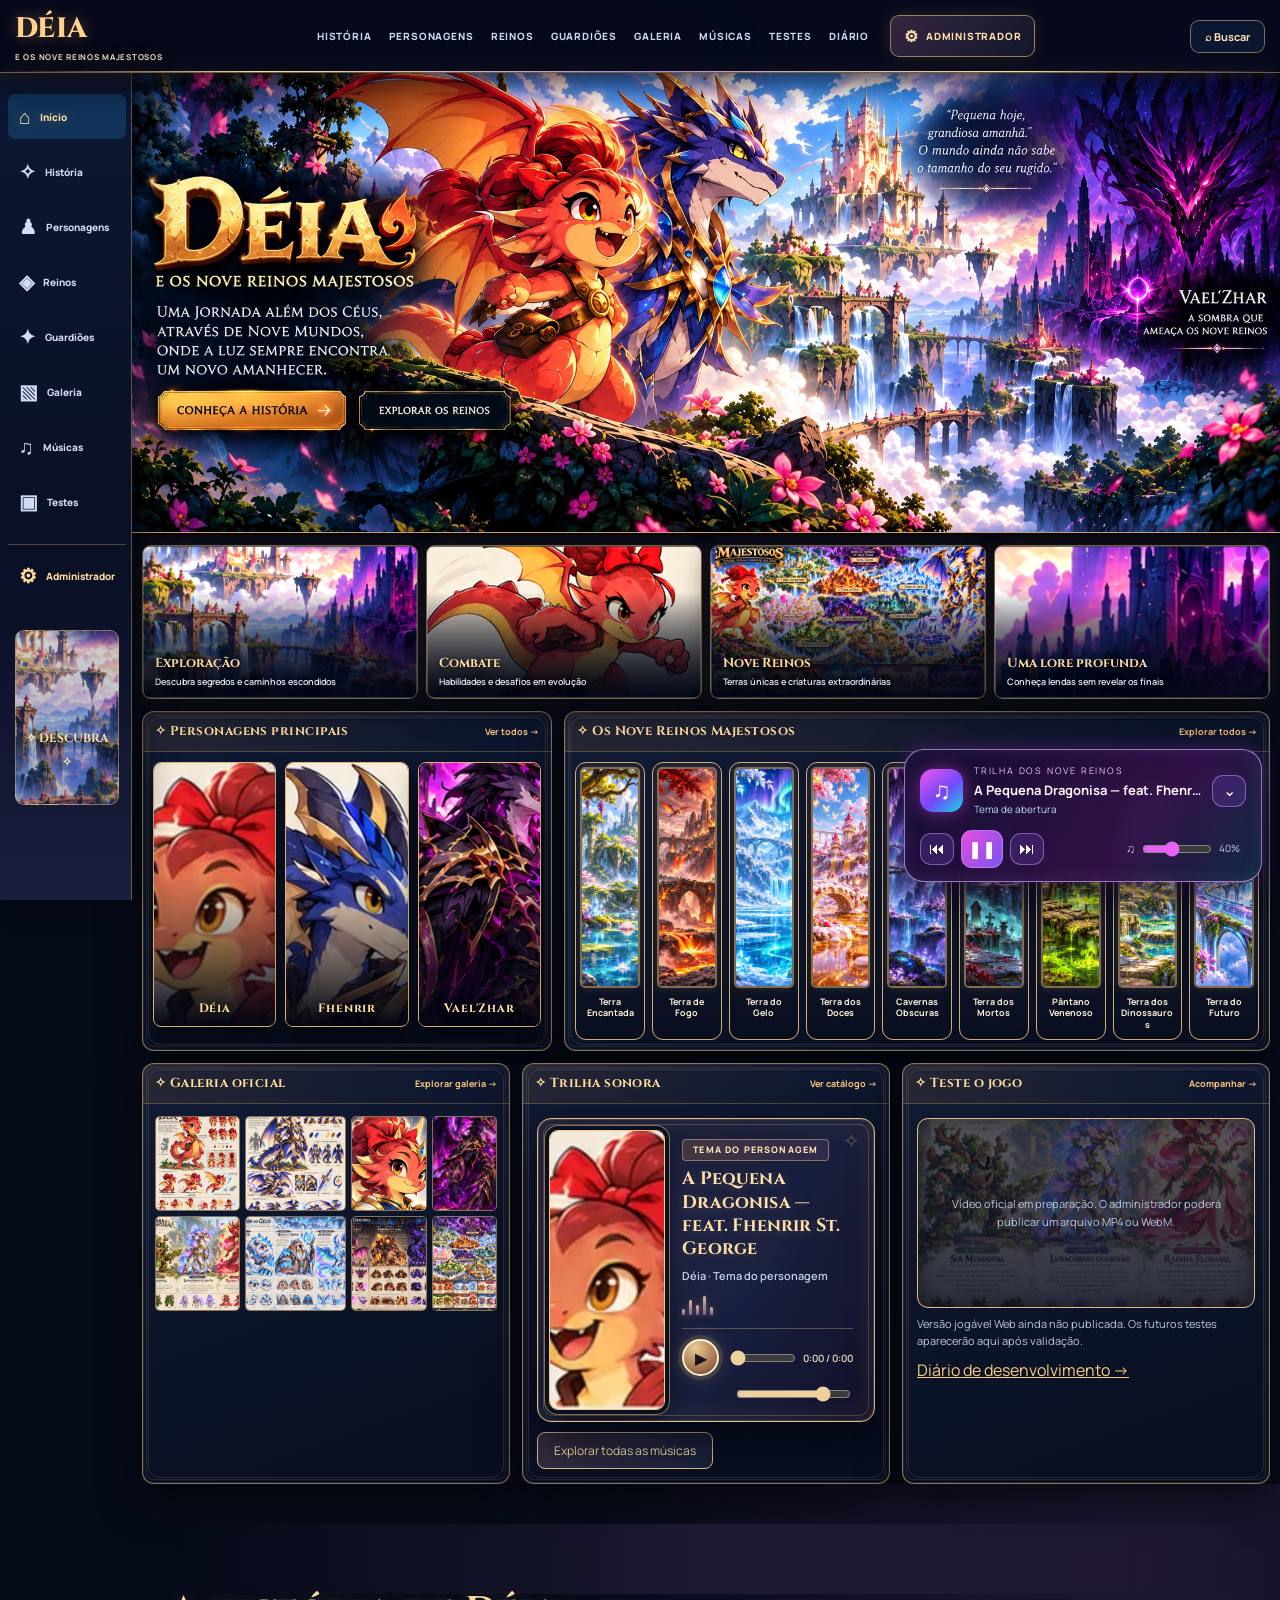
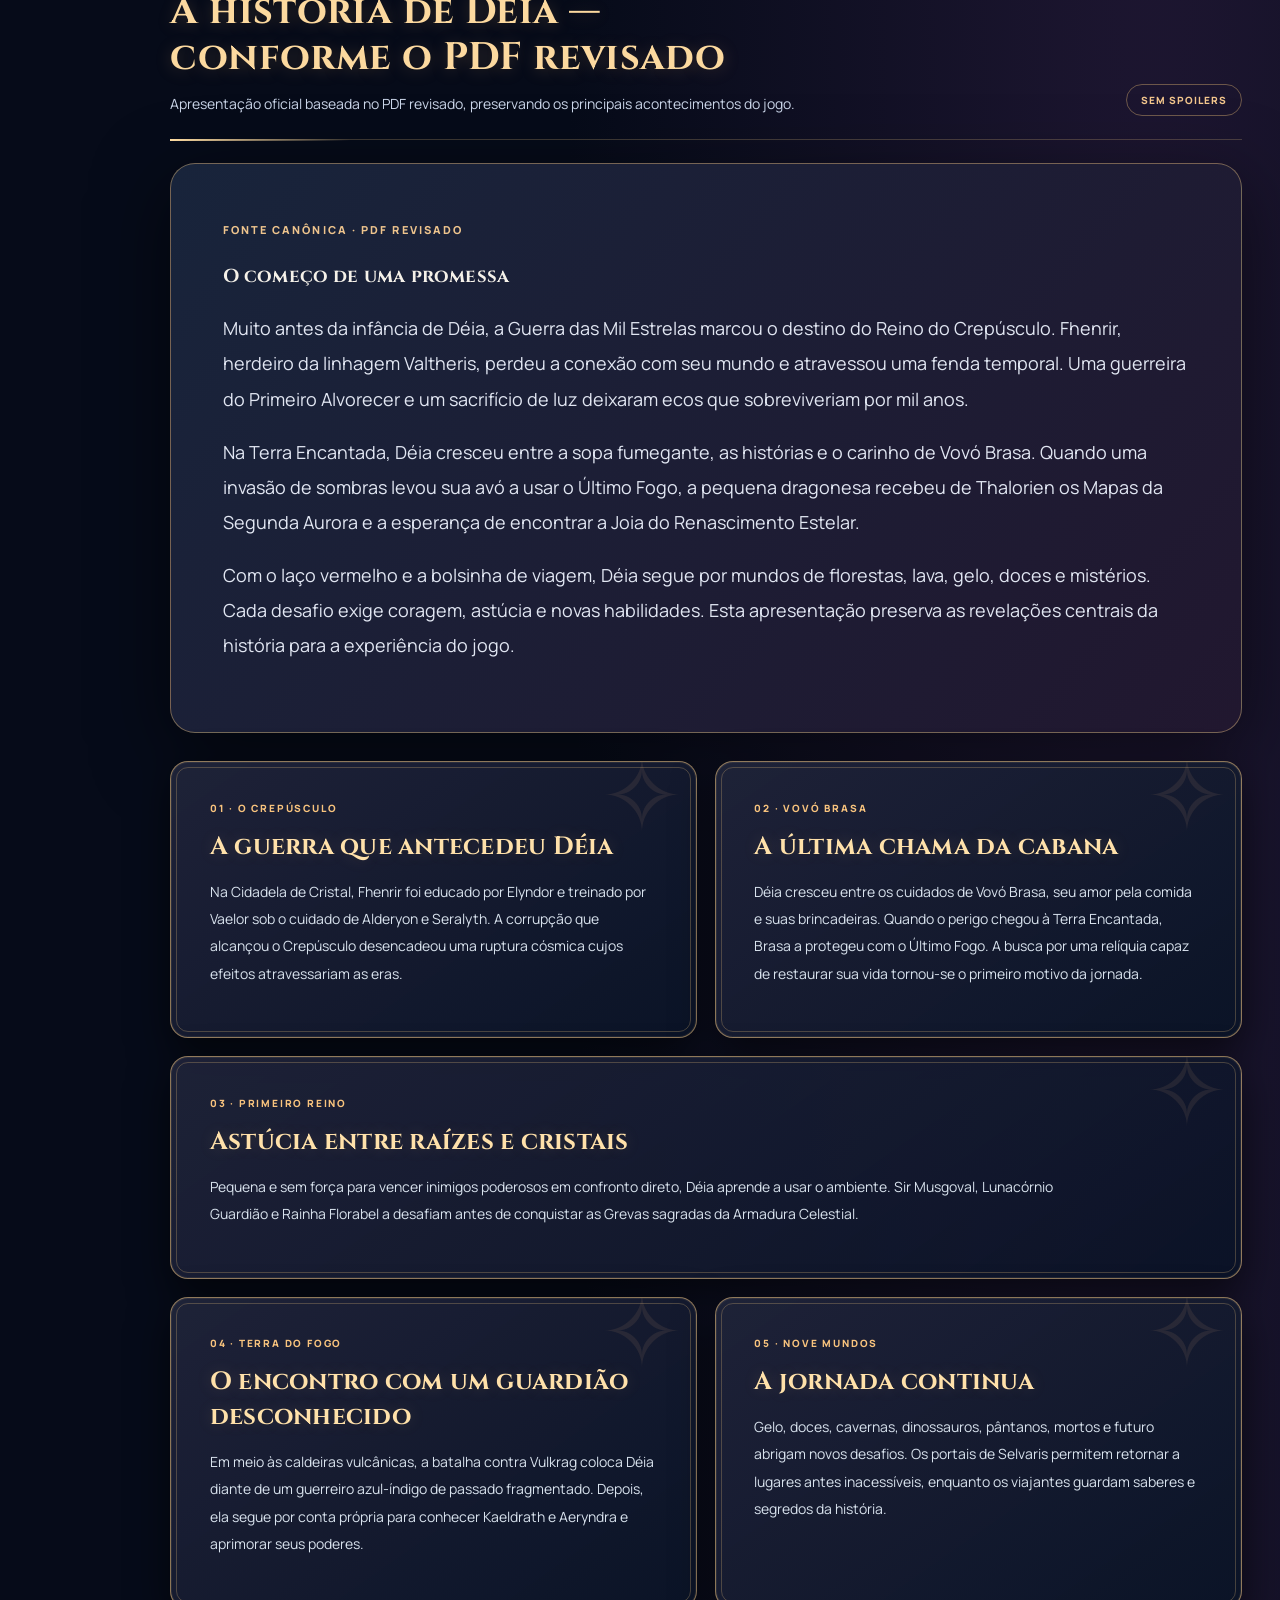
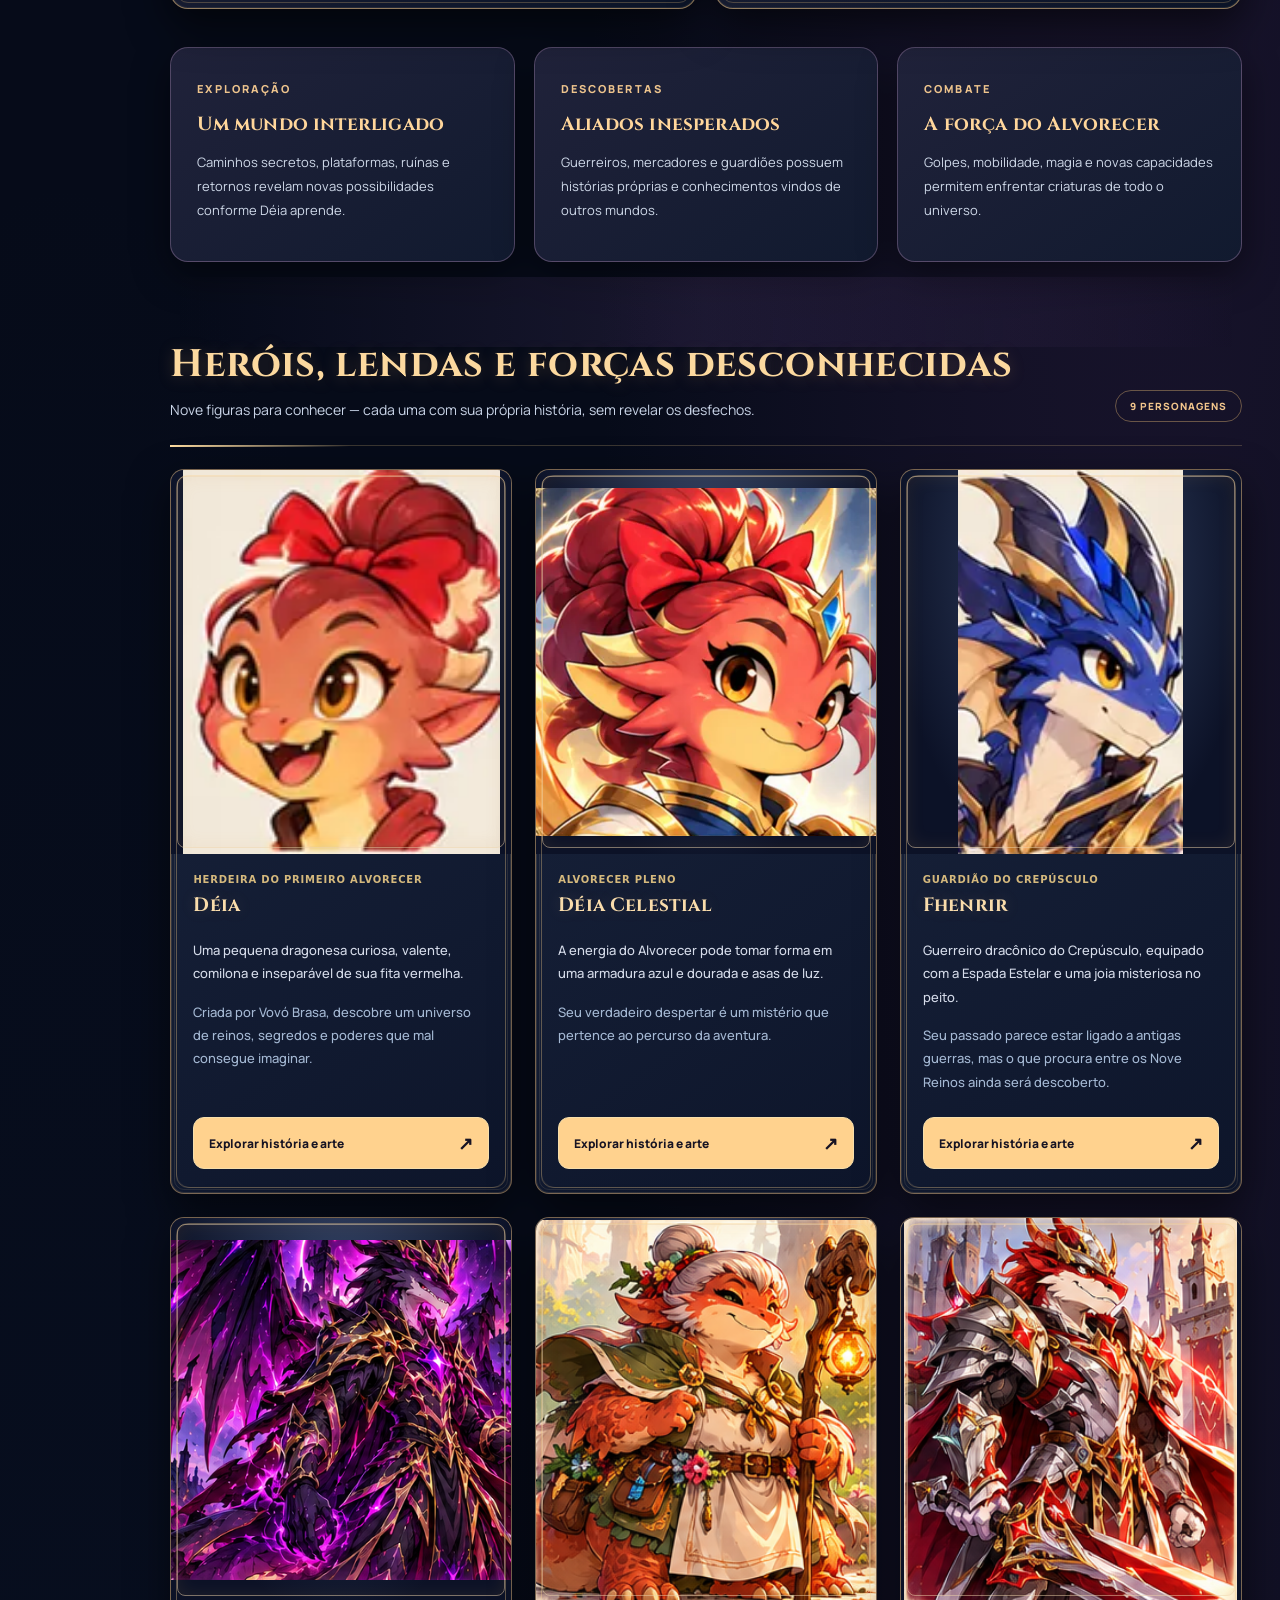
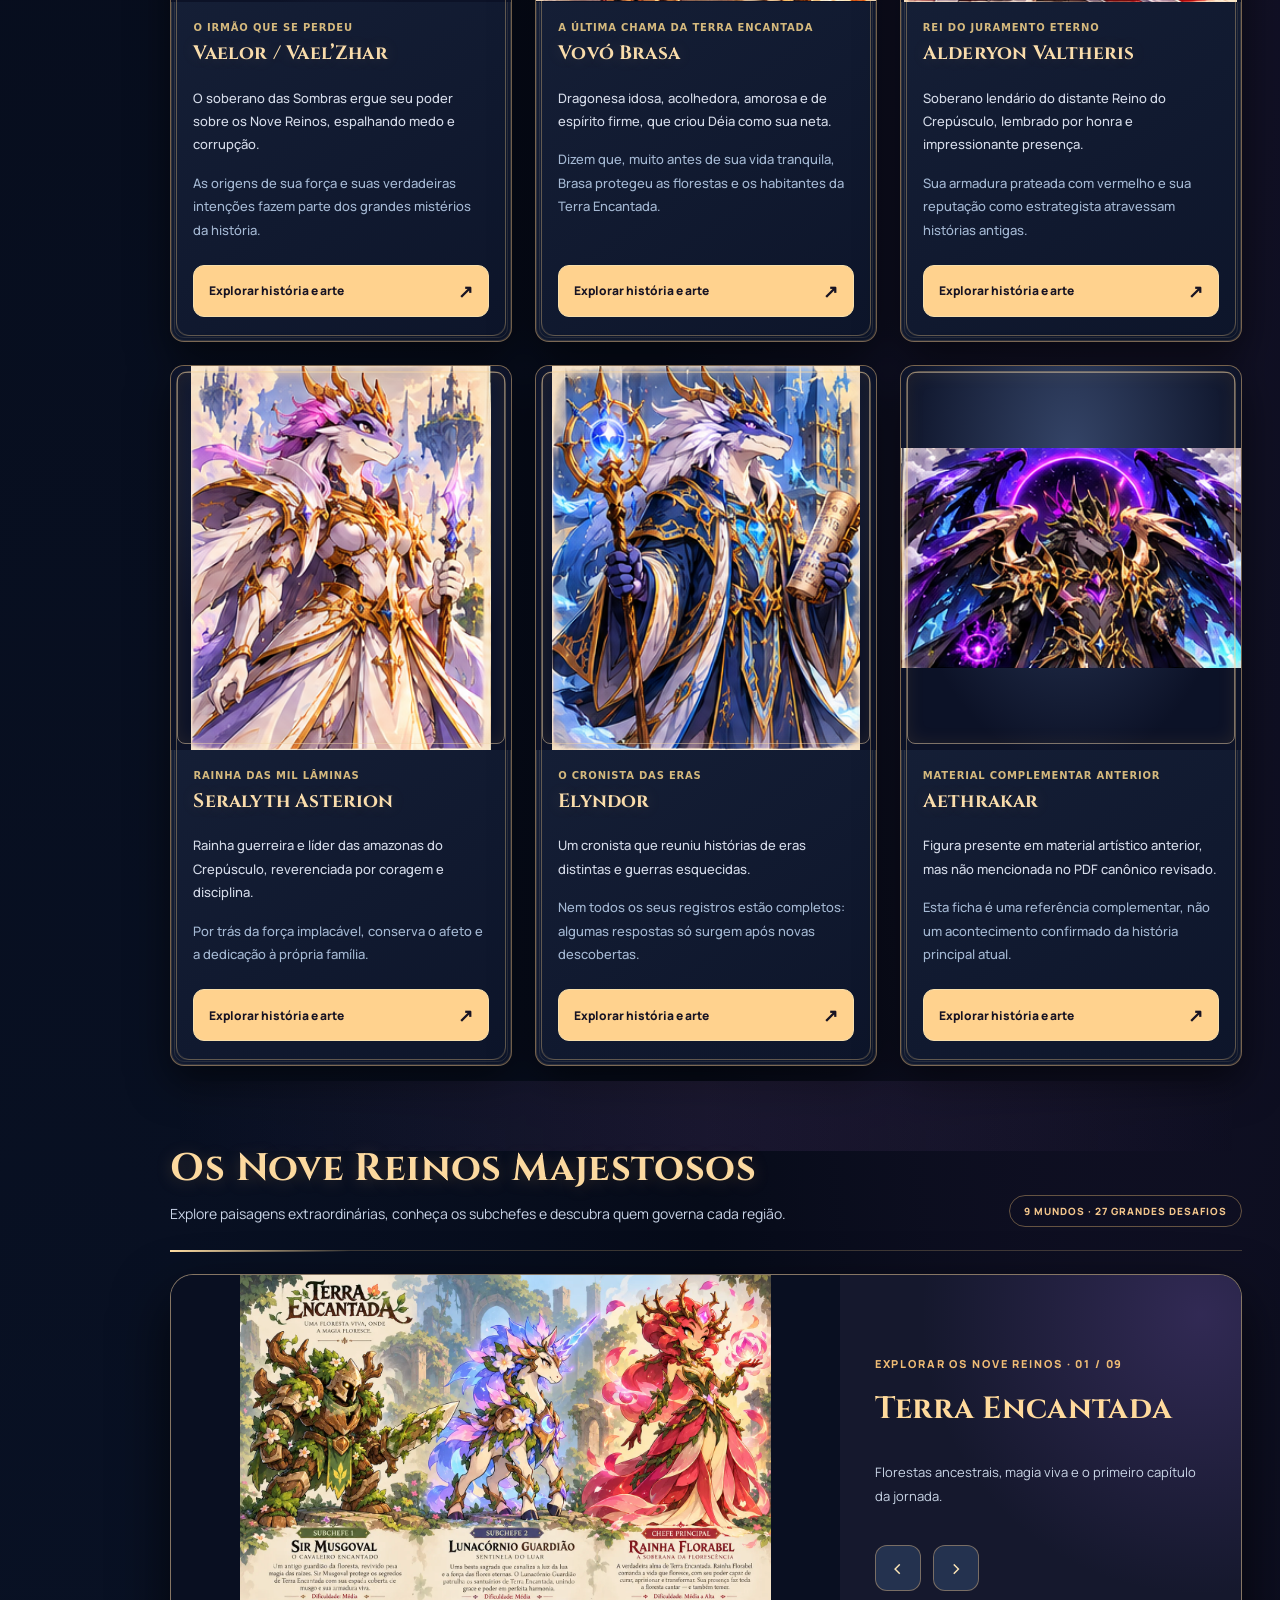
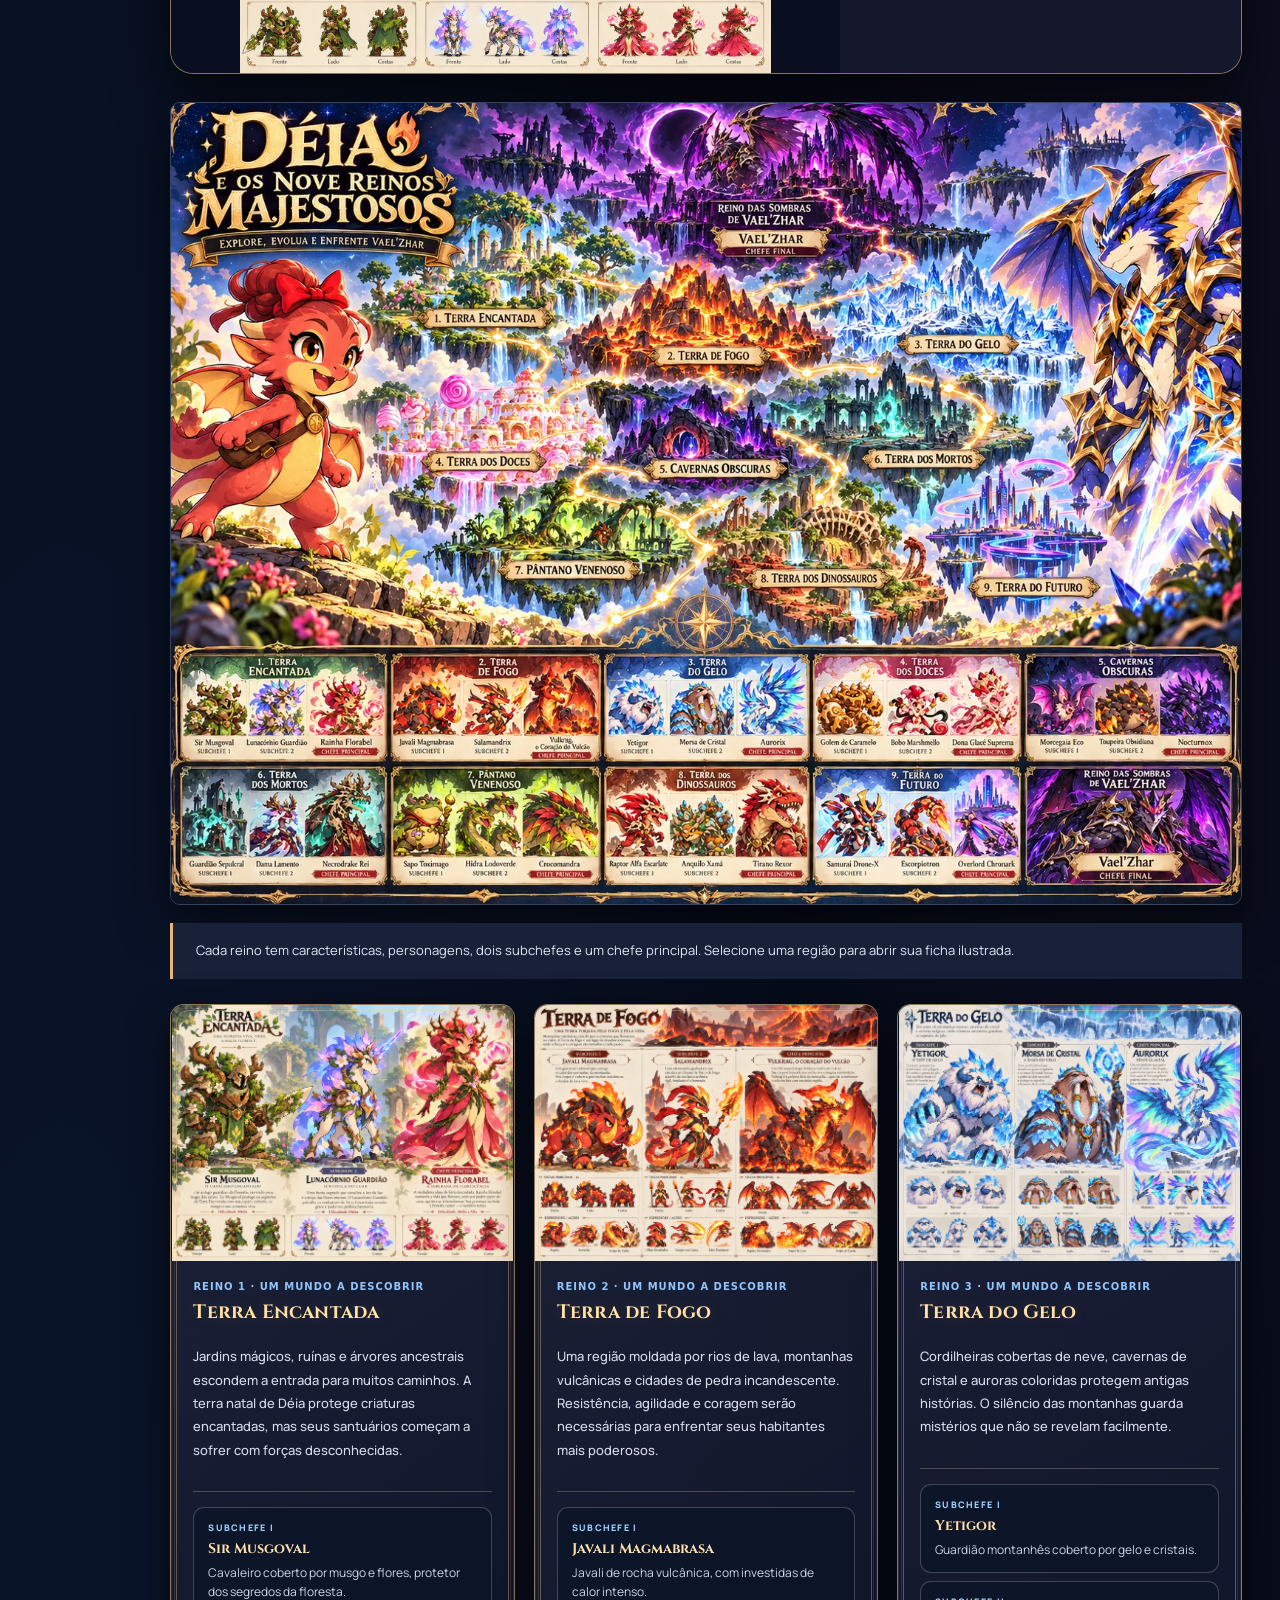
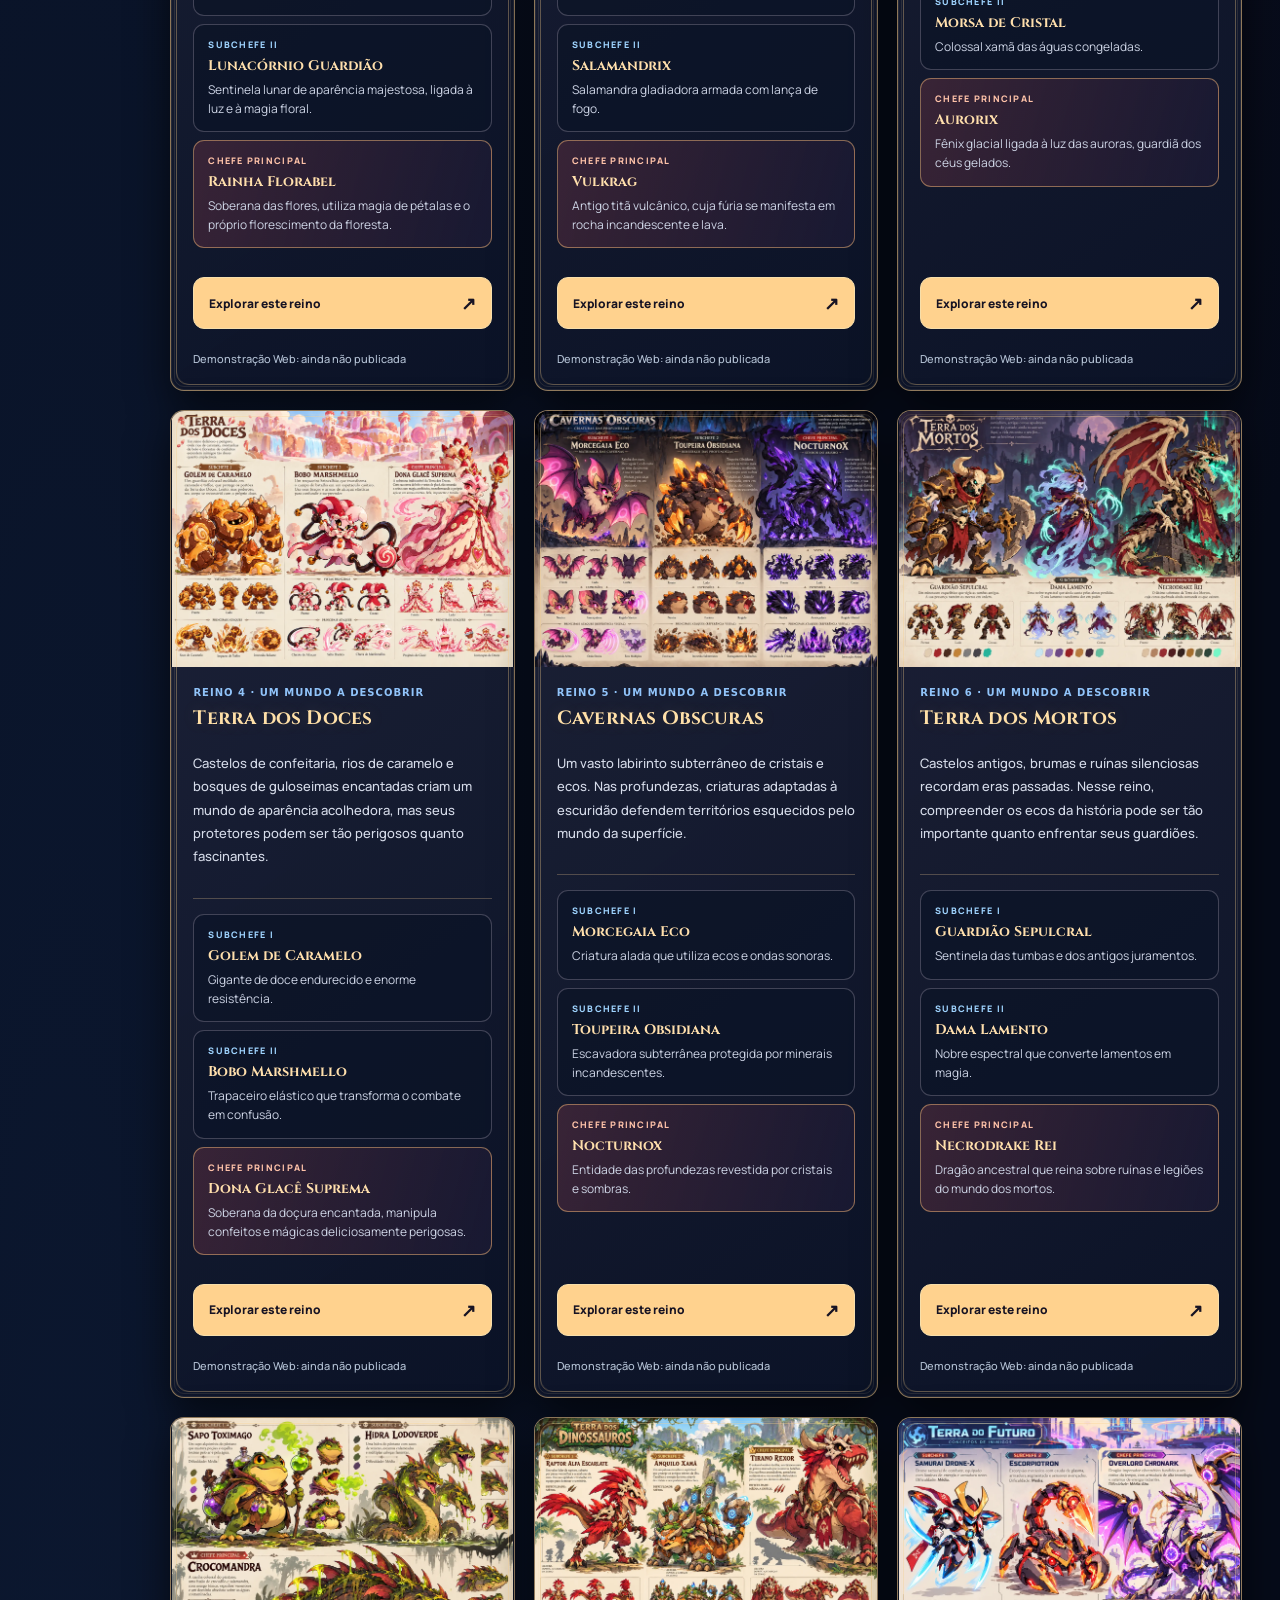
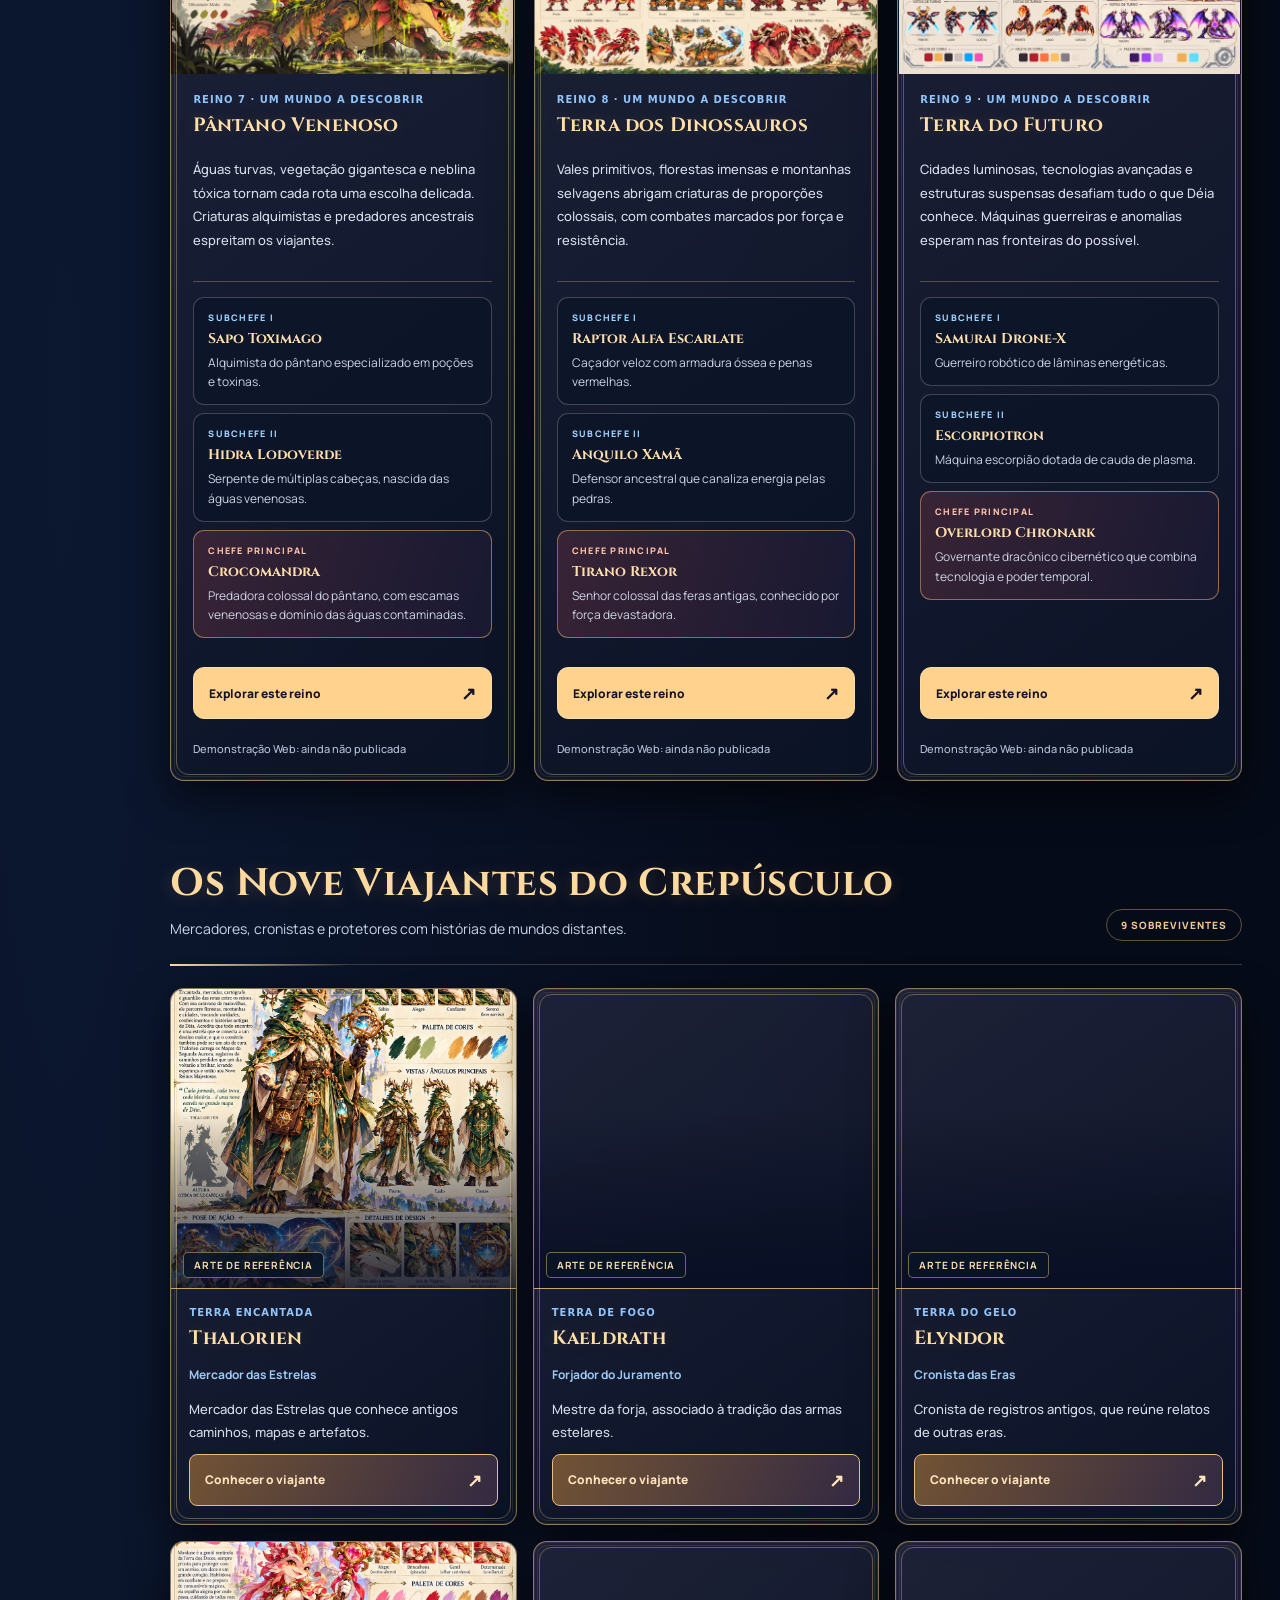
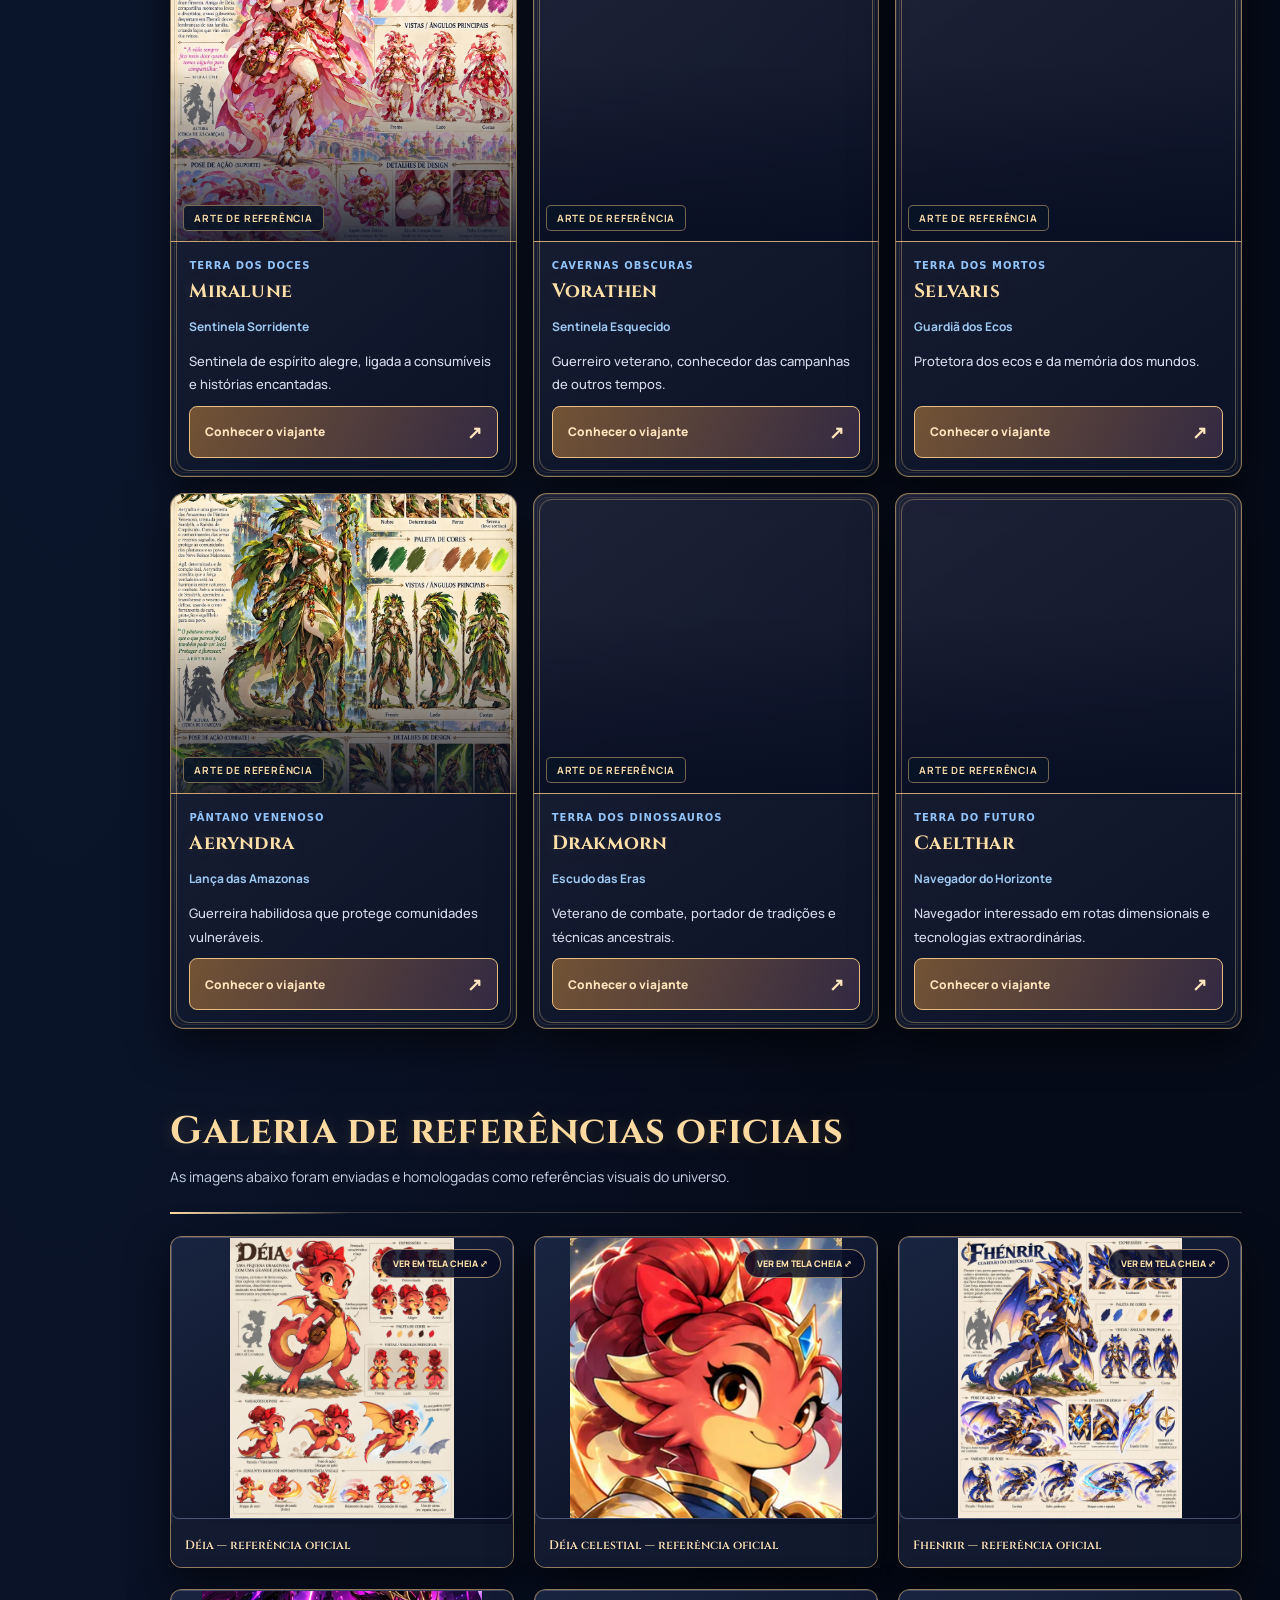
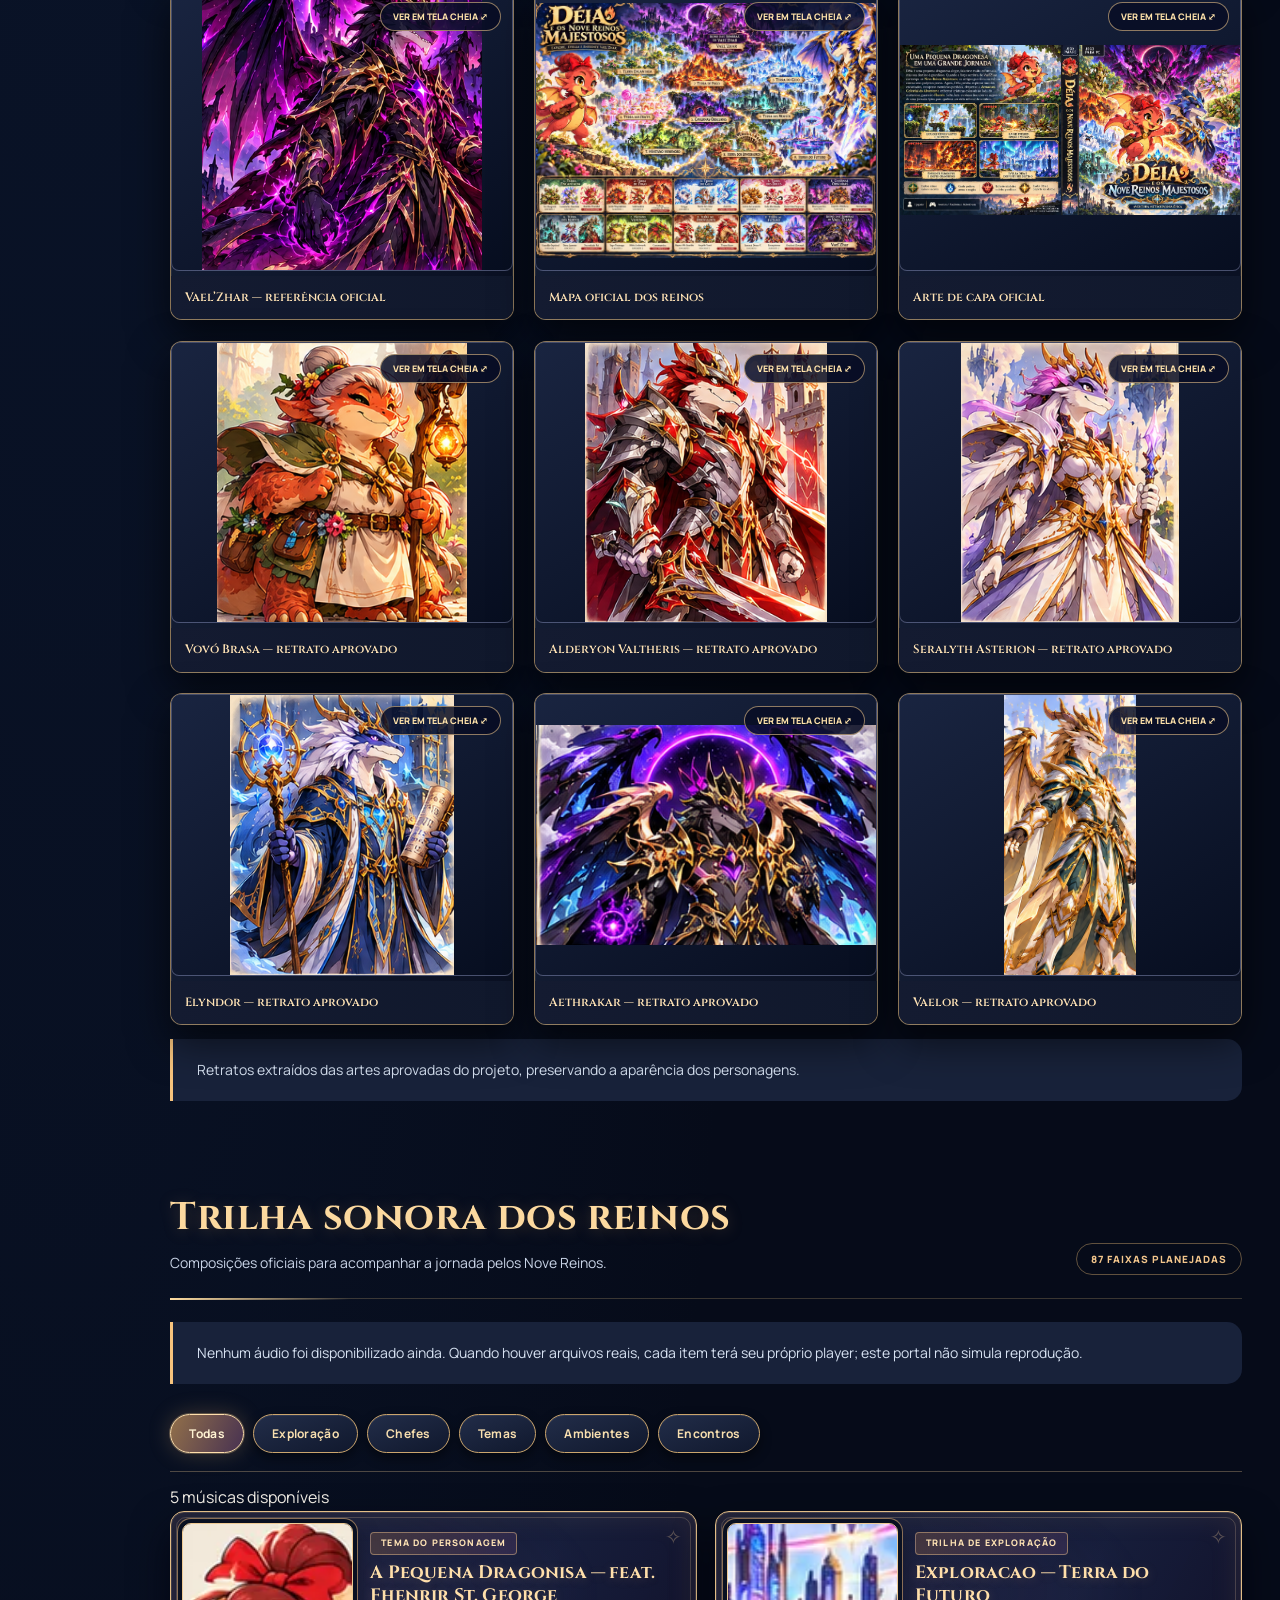
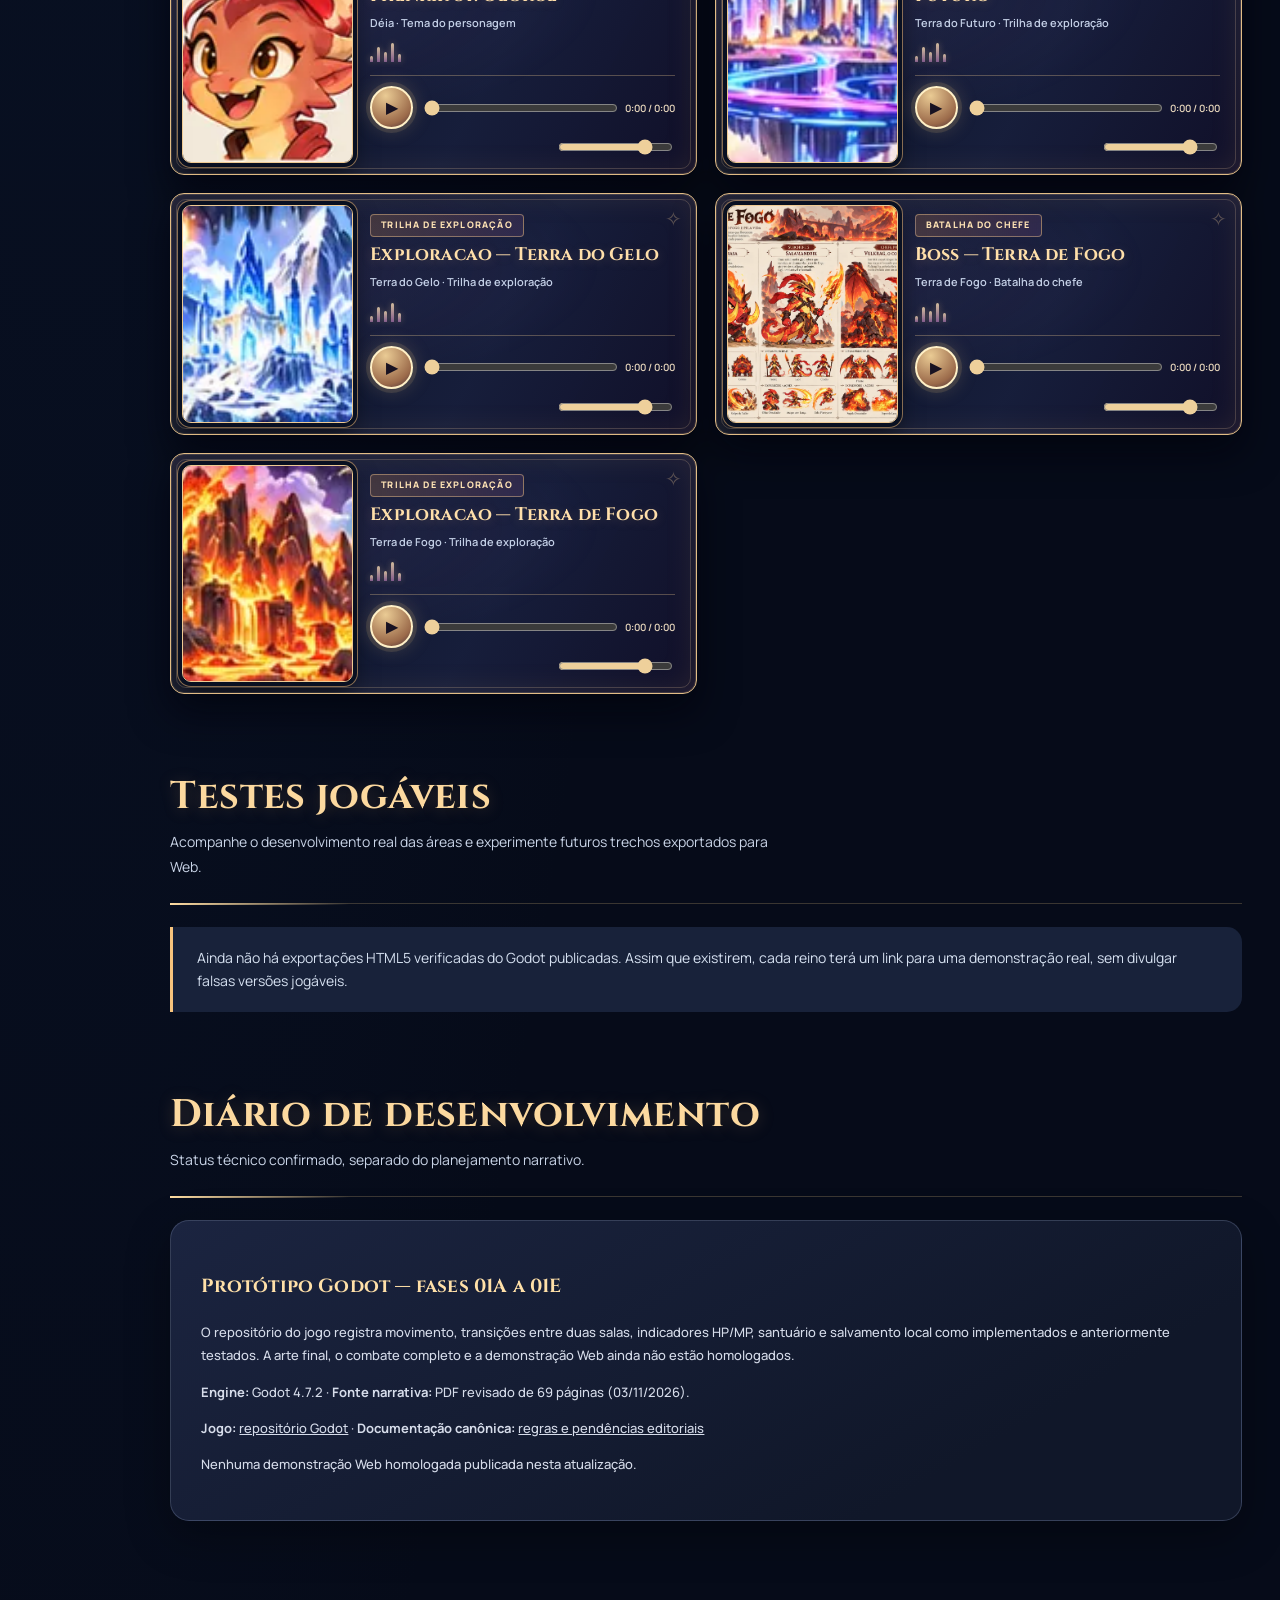
<file: index.html>
<!doctype html><html lang="pt-BR"><head><meta charset="utf-8"><meta name="viewport" content="width=device-width,initial-scale=1"><meta name="deia-site-revision" content="19.2"><meta name="theme-color" content="#06101d"><meta name="description" content="Conheça Déia e os Nove Reinos Majestosos, jogo metroidvania de fantasia: história, personagens, reinos, chefes e diário de desenvolvimento."><title>Déia e os Nove Reinos Majestosos — Portal Oficial</title><link rel="icon" href="assets/img/deia.webp" type="image/webp"><meta property="og:title" content="Déia e os Nove Reinos Majestosos"><meta property="og:description" content="Uma pequena dragonesa. Uma grande jornada. Explore a história dos Nove Reinos."><meta property="og:type" content="website"><meta property="og:image" content="https://superstarcreator.online/assets/img/cover.webp"><meta property="og:url" content="https://superstarcreator.online/"><script src="assets/site.js" defer></script><link rel="preload" as="image" href="assets/img/DEIA_BANNER_APROVADO_V13.webp" fetchpriority="high"><link rel="stylesheet" href="assets/portal-compiled-v27.css?v=27"><link rel="stylesheet" href="assets/guardians-cards-v28.css?v=28"><link rel="stylesheet" href="assets/realm-gallery-v32.css?v=32"><link rel="stylesheet" href="assets/gallery-improvements-v35.css?v=35">

<link rel="stylesheet" href="assets/realm-viewer-v18.css?v=35"><link rel="stylesheet" href="assets/world-hub-v1.css?v=12"><link rel="stylesheet" href="assets/mini-player-neon-v1.css?v=1"><link rel="stylesheet" href="assets/realm-thumbnails-premium-v1.css?v=2"></head><body><header class="bar"><div class="shell top"><a href="#inicio" class="brand">DÉIA<small>E OS NOVE REINOS MAJESTOSOS</small></a><nav class="nav" aria-label="Navegação principal"><a href="#historia">História</a><a href="#personagens">Personagens</a><a href="#reinos">Reinos</a><a href="#guardioes">Guardiões</a><a href="#galeria">Galeria</a><a href="#musicas">Músicas</a><a href="#testes">Testes</a><a href="#desenvolvimento">Diário</a><a class="admin-menu-link" href="admin/" rel="nofollow" aria-label="Entrar no painel administrativo"><span aria-hidden="true">⚙</span> Administrador</a></nav></div></header>
<aside class="v9-side" aria-label="Atalhos"><a href="#inicio"><i>⌂</i> Início</a><a href="#historia"><i>✧</i> História</a><a href="#personagens"><i>♟</i> Personagens</a><a href="#reinos"><i>◈</i> Reinos</a><a href="#guardioes"><i>✦</i> Guardiões</a><a href="#galeria"><i>▧</i> Galeria</a><a href="#musicas"><i>♫</i> Músicas</a><a href="#testes"><i>▣</i> Testes</a><a class="admin-side-link" href="admin/" rel="nofollow"><i>⚙</i> Administrador</a></aside><main><section class="hero" id="inicio"><div class="hero-inner">
<div class="v9-cover"><div class="v9-inner"><div class="v9-intro"><div class="eyebrow">Uma jornada além dos céus</div><h1>DÉIA</h1><div class="v9-sub">E os Nove Reinos Majestosos</div><p>Uma pequena dragonesa, nove mundos extraordinários e uma aventura onde magia, coragem e amizade se encontram. Explore reinos encantados, enfrente criaturas lendárias e descubra uma história que vai muito além das estrelas.</p><div class="v9-actions"><a class="btn" href="#historia">Conheça a história</a><a class="btn alt" href="#reinos">Explorar os reinos</a></div></div></div></div>
<div class="v9-features"><a class="v9-feature" href="#reinos"><img src="assets/img/reinos/paisagem-luminosa-oficial.webp" alt="" loading="lazy"><span>Exploração<small>Descubra segredos e caminhos escondidos</small></span></a><a class="v9-feature" href="#personagens"><img src="assets/img/personagens/deia-acao-oficial.webp" alt="" loading="lazy"><span>Combate<small>Habilidades e desafios em evolução</small></span></a><a class="v9-feature" href="#reinos"><img src="assets/img/map.webp" alt="" loading="lazy"><span>Nove Reinos<small>Terras únicas e criaturas extraordinárias</small></span></a><a class="v9-feature" href="#historia"><img src="assets/img/reinos/paisagem-misteriosa-oficial.webp?v=16.4" alt="" loading="lazy"><span>Uma lore profunda<small>Conheça lendas sem revelar os finais</small></span></a></div>
<div class="v9-grid"><div class="v9-panel"><header><h2>✧ Personagens principais</h2><a href="#personagens">Ver todos →</a></header><div class="v9-portraits"><a href="#personagens"><img src="assets/img/personagens/deia-retrato-oficial.webp" alt="Déia"><span>Déia</span></a><a href="#personagens"><img src="assets/img/personagens/fhenrir-retrato-oficial.webp" alt="Fhenrir"><span>Fhenrir</span></a><a href="#personagens"><img src="assets/img/personagens/vaelzhar-aprovado.webp" alt="Vael'Zhar"><span>Vael'Zhar</span></a></div></div><div class="v9-panel"><header><h2>✧ Os Nove Reinos Majestosos</h2><a href="#reinos">Explorar todos →</a></header><div class="v9-realms"><a href="#reinos" title="Terra Encantada"><img src="assets/img/reinos/reino-0-paisagem-oficial.webp" loading="lazy" alt="Terra Encantada"><span>Terra Encantada</span></a><a href="#reinos" title="Terra de Fogo"><img src="assets/img/reinos/reino-1-paisagem-oficial.webp" loading="lazy" alt="Terra de Fogo"><span>Terra de Fogo</span></a><a href="#reinos" title="Terra do Gelo"><img src="assets/img/reinos/reino-2-paisagem-oficial.webp" loading="lazy" alt="Terra do Gelo"><span>Terra do Gelo</span></a><a href="#reinos" title="Terra dos Doces"><img src="assets/img/reinos/reino-3-paisagem-oficial.webp" loading="lazy" alt="Terra dos Doces"><span>Terra dos Doces</span></a><a href="#reinos" title="Cavernas Obscuras"><img src="assets/img/reinos/reino-4-paisagem-oficial.webp" loading="lazy" alt="Cavernas Obscuras"><span>Cavernas Obscuras</span></a><a href="#reinos" title="Terra dos Mortos"><img src="assets/img/reinos/reino-5-paisagem-oficial.webp" loading="lazy" alt="Terra dos Mortos"><span>Terra dos Mortos</span></a><a href="#reinos" title="Pântano Venenoso"><img src="assets/img/reinos/reino-6-paisagem-oficial.webp" loading="lazy" alt="Pântano Venenoso"><span>Pântano Venenoso</span></a><a href="#reinos" title="Terra dos Dinossauros"><img src="assets/img/reinos/reino-7-paisagem-oficial.webp" loading="lazy" alt="Terra dos Dinossauros"><span>Terra dos Dinossauros</span></a><a href="#reinos" title="Terra do Futuro"><img src="assets/img/reinos/reino-8-paisagem-oficial.webp" loading="lazy" alt="Terra do Futuro"><span>Terra do Futuro</span></a></div></div></div>
<div class="v9-lower"><div class="v9-panel"><header><h2>✧ Galeria oficial</h2><a href="#galeria">Explorar galeria →</a></header><div class="v9-gallery"><img loading="lazy" src="assets/img/deia.webp" alt="Referência oficial deia"><img loading="lazy" src="assets/img/fhenrir.webp" alt="Referência oficial fhenrir"><img loading="lazy" src="assets/img/personagens/deia-celestial-retrato-oficial.webp" alt="Referência oficial deia_celestial"><img loading="lazy" src="assets/img/personagens/vaelzhar-aprovado.webp" alt="Referência oficial vaelzhar"><img loading="lazy" src="assets/img/world_0.webp" alt="Referência oficial world_0"><img loading="lazy" src="assets/img/world_2.webp" alt="Referência oficial world_2"><img loading="lazy" src="assets/img/world_4.webp" alt="Referência oficial world_4"><img loading="lazy" src="assets/img/map.webp" alt="Referência oficial map"><img loading="lazy" src="assets/img/personagens/vovo-brasa-aprovada.webp" alt="Arte aprovada: Vovó Brasa"><img loading="lazy" src="assets/img/personagens/alderyon-valtheris-aprovado.webp" alt="Arte aprovada: Alderyon Valtheris"><img loading="lazy" src="assets/img/personagens/seralyth-asterion-aprovada.webp" alt="Arte aprovada: Seralyth Asterion"><img loading="lazy" src="assets/img/personagens/elyndor-aprovado.webp" alt="Arte aprovada: Elyndor"><img loading="lazy" src="assets/img/personagens/aethrakar-aprovado.webp" alt="Arte aprovada: Aethrakar"><img loading="lazy" src="assets/img/personagens/vaelor-aprovado.webp" alt="Arte aprovada: Vaelor"></div></div>
<div class="v9-panel"><header><h2>✧ Trilha sonora</h2><a href="#musicas">Ver catálogo →</a></header><div class="v9-sound"><strong>As músicas dos Nove Reinos</strong><p>Ouça as composições oficiais já publicadas e acompanhe as próximas músicas dos Nove Reinos.</p><a href="#musicas">Ouvir músicas disponíveis →</a></div></div>
<div class="v9-panel"><header><h2>✧ Teste o jogo</h2><a href="#testes">Acompanhar →</a></header><div class="v9-demos"><img src="assets/img/world_0.webp" alt="Arte da Terra Encantada" loading="lazy"><p>Versão jogável Web ainda não publicada. Os futuros testes aparecerão aqui após validação.</p><a href="#desenvolvimento">Diário de desenvolvimento →</a></div></div></div></div></section>
<section class="shell section" id="historia"><div class="section-title"><div><h2>A história de Déia — conforme o PDF revisado</h2><p class="section-sub">Apresentação oficial baseada no PDF revisado, preservando os principais acontecimentos do jogo.</p></div><span class="pill">SEM SPOILERS</span></div><div class="public-intro"><span class="kicker">FONTE CANÔNICA · PDF REVISADO</span><h3>O começo de uma promessa</h3><p>Muito antes da infância de Déia, a Guerra das Mil Estrelas marcou o destino do Reino do Crepúsculo. Fhenrir, herdeiro da linhagem Valtheris, perdeu a conexão com seu mundo e atravessou uma fenda temporal. Uma guerreira do Primeiro Alvorecer e um sacrifício de luz deixaram ecos que sobreviveriam por mil anos.</p><p>Na Terra Encantada, Déia cresceu entre a sopa fumegante, as histórias e o carinho de Vovó Brasa. Quando uma invasão de sombras levou sua avó a usar o Último Fogo, a pequena dragonesa recebeu de Thalorien os Mapas da Segunda Aurora e a esperança de encontrar a Joia do Renascimento Estelar.</p><p>Com o laço vermelho e a bolsinha de viagem, Déia segue por mundos de florestas, lava, gelo, doces e mistérios. Cada desafio exige coragem, astúcia e novas habilidades. Esta apresentação preserva as revelações centrais da história para a experiência do jogo.</p></div><div class="chronicles"><article class="chronicle"><div class="chronicle-index">01 · O CREPÚSCULO</div><h3>A guerra que antecedeu Déia</h3><p>Na Cidadela de Cristal, Fhenrir foi educado por Elyndor e treinado por Vaelor sob o cuidado de Alderyon e Seralyth. A corrupção que alcançou o Crepúsculo desencadeou uma ruptura cósmica cujos efeitos atravessariam as eras.</p></article><article class="chronicle"><div class="chronicle-index">02 · VOVÓ BRASA</div><h3>A última chama da cabana</h3><p>Déia cresceu entre os cuidados de Vovó Brasa, seu amor pela comida e suas brincadeiras. Quando o perigo chegou à Terra Encantada, Brasa a protegeu com o Último Fogo. A busca por uma relíquia capaz de restaurar sua vida tornou-se o primeiro motivo da jornada.</p></article><article class="chronicle"><div class="chronicle-index">03 · PRIMEIRO REINO</div><h3>Astúcia entre raízes e cristais</h3><p>Pequena e sem força para vencer inimigos poderosos em confronto direto, Déia aprende a usar o ambiente. Sir Musgoval, Lunacórnio Guardião e Rainha Florabel a desafiam antes de conquistar as Grevas sagradas da Armadura Celestial.</p></article><article class="chronicle"><div class="chronicle-index">04 · TERRA DO FOGO</div><h3>O encontro com um guardião desconhecido</h3><p>Em meio às caldeiras vulcânicas, a batalha contra Vulkrag coloca Déia diante de um guerreiro azul-índigo de passado fragmentado. Depois, ela segue por conta própria para conhecer Kaeldrath e Aeryndra e aprimorar seus poderes.</p></article><article class="chronicle"><div class="chronicle-index">05 · NOVE MUNDOS</div><h3>A jornada continua</h3><p>Gelo, doces, cavernas, dinossauros, pântanos, mortos e futuro abrigam novos desafios. Os portais de Selvaris permitem retornar a lugares antes inacessíveis, enquanto os viajantes guardam saberes e segredos da história.</p></article></div><div class="feature-strip"><article class="feature"><span class="feature-kicker">EXPLORAÇÃO</span><h3>Um mundo interligado</h3><p>Caminhos secretos, plataformas, ruínas e retornos revelam novas possibilidades conforme Déia aprende.</p></article><article class="feature"><span class="feature-kicker">DESCOBERTAS</span><h3>Aliados inesperados</h3><p>Guerreiros, mercadores e guardiões possuem histórias próprias e conhecimentos vindos de outros mundos.</p></article><article class="feature"><span class="feature-kicker">COMBATE</span><h3>A força do Alvorecer</h3><p>Golpes, mobilidade, magia e novas capacidades permitem enfrentar criaturas de todo o universo.</p></article></div></section>
<section class="shell section" id="personagens"><div class="section-title"><div><h2>Heróis, lendas e forças desconhecidas</h2><p class="section-sub">Nove figuras para conhecer — cada uma com sua própria história, sem revelar os desfechos.</p></div><span class="pill">9 PERSONAGENS</span></div><div class="grid codex-grid"><article class="card codex-card"><div class="codex-cover"><img src="assets/img/personagens/deia-retrato-oficial.webp" alt="Déia" loading="lazy"></div><div class="copy"><span class="tag">Herdeira do Primeiro Alvorecer</span><h3>Déia</h3><p>Uma pequena dragonesa curiosa, valente, comilona e inseparável de sua fita vermelha.</p><p class="codex-extra">Criada por Vovó Brasa, descobre um universo de reinos, segredos e poderes que mal consegue imaginar.</p><button type="button" class="codex-open" data-codex="character" data-id="Déia">Explorar história e arte <span>↗</span></button></div></article><article class="card codex-card"><div class="codex-cover"><img src="assets/img/personagens/deia-celestial-retrato-oficial.webp" alt="Déia Celestial" loading="lazy"></div><div class="copy"><span class="tag">Alvorecer Pleno</span><h3>Déia Celestial</h3><p>A energia do Alvorecer pode tomar forma em uma armadura azul e dourada e asas de luz.</p><p class="codex-extra">Seu verdadeiro despertar é um mistério que pertence ao percurso da aventura.</p><button type="button" class="codex-open" data-codex="character" data-id="Déia Celestial">Explorar história e arte <span>↗</span></button></div></article><article class="card codex-card"><div class="codex-cover"><img src="assets/img/personagens/fhenrir-retrato-oficial.webp" alt="Fhenrir" loading="lazy"></div><div class="copy"><span class="tag">Guardião do Crepúsculo</span><h3>Fhenrir</h3><p>Guerreiro dracônico do Crepúsculo, equipado com a Espada Estelar e uma joia misteriosa no peito.</p><p class="codex-extra">Seu passado parece estar ligado a antigas guerras, mas o que procura entre os Nove Reinos ainda será descoberto.</p><button type="button" class="codex-open" data-codex="character" data-id="Fhenrir">Explorar história e arte <span>↗</span></button></div></article><article class="card codex-card"><div class="codex-cover"><img class="portrait-approved" src="assets/img/personagens/vaelzhar-aprovado.webp" alt="Vaelor / Vael’Zhar — arte aprovada" loading="lazy"></div><div class="copy"><span class="tag">O irmão que se perdeu</span><h3>Vaelor / Vael’Zhar</h3><p>O soberano das Sombras ergue seu poder sobre os Nove Reinos, espalhando medo e corrupção.</p><p class="codex-extra">As origens de sua força e suas verdadeiras intenções fazem parte dos grandes mistérios da história.</p><button type="button" class="codex-open" data-codex="character" data-id="Vaelor / Vael’Zhar">Explorar história e arte <span>↗</span></button></div></article><article class="card codex-card"><div class="codex-cover"><img class="portrait-approved" src="assets/img/personagens/vovo-brasa-aprovada.webp" alt="Vovó Brasa — arte aprovada" loading="lazy"></div><div class="copy"><span class="tag">A Última Chama da Terra Encantada</span><h3>Vovó Brasa</h3><p>Dragonesa idosa, acolhedora, amorosa e de espírito firme, que criou Déia como sua neta.</p><p class="codex-extra">Dizem que, muito antes de sua vida tranquila, Brasa protegeu as florestas e os habitantes da Terra Encantada.</p><button type="button" class="codex-open" data-codex="character" data-id="Vovó Brasa">Explorar história e arte <span>↗</span></button></div></article><article class="card codex-card"><div class="codex-cover"><img class="portrait-approved" src="assets/img/personagens/alderyon-valtheris-aprovado.webp" alt="Alderyon Valtheris — arte aprovada" loading="lazy"></div><div class="copy"><span class="tag">Rei do Juramento Eterno</span><h3>Alderyon Valtheris</h3><p>Soberano lendário do distante Reino do Crepúsculo, lembrado por honra e impressionante presença.</p><p class="codex-extra">Sua armadura prateada com vermelho e sua reputação como estrategista atravessam histórias antigas.</p><button type="button" class="codex-open" data-codex="character" data-id="Alderyon Valtheris">Explorar história e arte <span>↗</span></button></div></article><article class="card codex-card"><div class="codex-cover"><img class="portrait-approved" src="assets/img/personagens/seralyth-asterion-aprovada.webp" alt="Seralyth Asterion — arte aprovada" loading="lazy"></div><div class="copy"><span class="tag">Rainha das Mil Lâminas</span><h3>Seralyth Asterion</h3><p>Rainha guerreira e líder das amazonas do Crepúsculo, reverenciada por coragem e disciplina.</p><p class="codex-extra">Por trás da força implacável, conserva o afeto e a dedicação à própria família.</p><button type="button" class="codex-open" data-codex="character" data-id="Seralyth Asterion">Explorar história e arte <span>↗</span></button></div></article><article class="card codex-card"><div class="codex-cover"><img class="portrait-approved" src="assets/img/personagens/elyndor-aprovado.webp" alt="Elyndor — arte aprovada" loading="lazy"></div><div class="copy"><span class="tag">O Cronista das Eras</span><h3>Elyndor</h3><p>Um cronista que reuniu histórias de eras distintas e guerras esquecidas.</p><p class="codex-extra">Nem todos os seus registros estão completos: algumas respostas só surgem após novas descobertas.</p><button type="button" class="codex-open" data-codex="character" data-id="Elyndor">Explorar história e arte <span>↗</span></button></div></article><article class="card codex-card"><div class="codex-cover"><img class="portrait-approved" src="assets/img/personagens/aethrakar-aprovado.webp" alt="Aethrakar — arte aprovada" loading="lazy"></div><div class="copy"><span class="tag">Material complementar anterior</span><h3>Aethrakar</h3><p>Figura presente em material artístico anterior, mas não mencionada no PDF canônico revisado.</p><p class="codex-extra">Esta ficha é uma referência complementar, não um acontecimento confirmado da história principal atual.</p><button type="button" class="codex-open" data-codex="character" data-id="Aethrakar">Explorar história e arte <span>↗</span></button></div></article></div></section>
<section class="shell section" id="reinos"><div class="section-title"><div><h2>Os Nove Reinos Majestosos</h2><p class="section-sub">Explore paisagens extraordinárias, conheça os subchefes e descubra quem governa cada região.</p></div><span class="pill">9 MUNDOS · 27 GRANDES DESAFIOS</span></div><img class="wide-image mapshot" src="assets/img/map.webp" alt="Mapa oficial dos Nove Reinos" loading="lazy"><div class="public-world-note">Cada reino tem características, personagens, dois subchefes e um chefe principal. Selecione uma região para abrir sua ficha ilustrada.</div><div class="grid codex-grid"><article class="card world-card codex-world"><img src="assets/img/world_0.webp" alt="Arte oficial do reino Terra Encantada" loading="lazy"><div class="copy"><span class="tag">REINO 1 · UM MUNDO A DESCOBRIR</span><h3>Terra Encantada</h3><p>Jardins mágicos, ruínas e árvores ancestrais escondem a entrada para muitos caminhos. A terra natal de Déia protege criaturas encantadas, mas seus santuários começam a sofrer com forças desconhecidas.</p><div class="realm-foes"><div><span>SUBCHEFE I</span><strong>Sir Musgoval</strong><small>Cavaleiro coberto por musgo e flores, protetor dos segredos da floresta.</small></div><div><span>SUBCHEFE II</span><strong>Lunacórnio Guardião</strong><small>Sentinela lunar de aparência majestosa, ligada à luz e à magia floral.</small></div><div class="main-boss"><span>CHEFE PRINCIPAL</span><strong>Rainha Florabel</strong><small>Soberana das flores, utiliza magia de pétalas e o próprio florescimento da floresta.</small></div></div><button type="button" class="codex-open" data-codex="world" data-id="Terra Encantada">Explorar este reino <span>↗</span></button><small class="world-note">Demonstração Web: ainda não publicada</small></div></article><article class="card world-card codex-world"><img src="assets/img/world_1.webp" alt="Arte oficial do reino Terra de Fogo" loading="lazy"><div class="copy"><span class="tag">REINO 2 · UM MUNDO A DESCOBRIR</span><h3>Terra de Fogo</h3><p>Uma região moldada por rios de lava, montanhas vulcânicas e cidades de pedra incandescente. Resistência, agilidade e coragem serão necessárias para enfrentar seus habitantes mais poderosos.</p><div class="realm-foes"><div><span>SUBCHEFE I</span><strong>Javali Magmabrasa</strong><small>Javali de rocha vulcânica, com investidas de calor intenso.</small></div><div><span>SUBCHEFE II</span><strong>Salamandrix</strong><small>Salamandra gladiadora armada com lança de fogo.</small></div><div class="main-boss"><span>CHEFE PRINCIPAL</span><strong>Vulkrag</strong><small>Antigo titã vulcânico, cuja fúria se manifesta em rocha incandescente e lava.</small></div></div><button type="button" class="codex-open" data-codex="world" data-id="Terra de Fogo">Explorar este reino <span>↗</span></button><small class="world-note">Demonstração Web: ainda não publicada</small></div></article><article class="card world-card codex-world"><img src="assets/img/world_2.webp" alt="Arte oficial do reino Terra do Gelo" loading="lazy"><div class="copy"><span class="tag">REINO 3 · UM MUNDO A DESCOBRIR</span><h3>Terra do Gelo</h3><p>Cordilheiras cobertas de neve, cavernas de cristal e auroras coloridas protegem antigas histórias. O silêncio das montanhas guarda mistérios que não se revelam facilmente.</p><div class="realm-foes"><div><span>SUBCHEFE I</span><strong>Yetigor</strong><small>Guardião montanhês coberto por gelo e cristais.</small></div><div><span>SUBCHEFE II</span><strong>Morsa de Cristal</strong><small>Colossal xamã das águas congeladas.</small></div><div class="main-boss"><span>CHEFE PRINCIPAL</span><strong>Aurorix</strong><small>Fênix glacial ligada à luz das auroras, guardiã dos céus gelados.</small></div></div><button type="button" class="codex-open" data-codex="world" data-id="Terra do Gelo">Explorar este reino <span>↗</span></button><small class="world-note">Demonstração Web: ainda não publicada</small></div></article><article class="card world-card codex-world"><img src="assets/img/world_3.webp" alt="Arte oficial do reino Terra dos Doces" loading="lazy"><div class="copy"><span class="tag">REINO 4 · UM MUNDO A DESCOBRIR</span><h3>Terra dos Doces</h3><p>Castelos de confeitaria, rios de caramelo e bosques de guloseimas encantadas criam um mundo de aparência acolhedora, mas seus protetores podem ser tão perigosos quanto fascinantes.</p><div class="realm-foes"><div><span>SUBCHEFE I</span><strong>Golem de Caramelo</strong><small>Gigante de doce endurecido e enorme resistência.</small></div><div><span>SUBCHEFE II</span><strong>Bobo Marshmello</strong><small>Trapaceiro elástico que transforma o combate em confusão.</small></div><div class="main-boss"><span>CHEFE PRINCIPAL</span><strong>Dona Glacê Suprema</strong><small>Soberana da doçura encantada, manipula confeitos e mágicas deliciosamente perigosas.</small></div></div><button type="button" class="codex-open" data-codex="world" data-id="Terra dos Doces">Explorar este reino <span>↗</span></button><small class="world-note">Demonstração Web: ainda não publicada</small></div></article><article class="card world-card codex-world"><img src="assets/img/world_4.webp" alt="Arte oficial do reino Cavernas Obscuras" loading="lazy"><div class="copy"><span class="tag">REINO 5 · UM MUNDO A DESCOBRIR</span><h3>Cavernas Obscuras</h3><p>Um vasto labirinto subterrâneo de cristais e ecos. Nas profundezas, criaturas adaptadas à escuridão defendem territórios esquecidos pelo mundo da superfície.</p><div class="realm-foes"><div><span>SUBCHEFE I</span><strong>Morcegaia Eco</strong><small>Criatura alada que utiliza ecos e ondas sonoras.</small></div><div><span>SUBCHEFE II</span><strong>Toupeira Obsidiana</strong><small>Escavadora subterrânea protegida por minerais incandescentes.</small></div><div class="main-boss"><span>CHEFE PRINCIPAL</span><strong>Nocturnox</strong><small>Entidade das profundezas revestida por cristais e sombras.</small></div></div><button type="button" class="codex-open" data-codex="world" data-id="Cavernas Obscuras">Explorar este reino <span>↗</span></button><small class="world-note">Demonstração Web: ainda não publicada</small></div></article><article class="card world-card codex-world"><img src="assets/img/world_5.webp" alt="Arte oficial do reino Terra dos Mortos" loading="lazy"><div class="copy"><span class="tag">REINO 6 · UM MUNDO A DESCOBRIR</span><h3>Terra dos Mortos</h3><p>Castelos antigos, brumas e ruínas silenciosas recordam eras passadas. Nesse reino, compreender os ecos da história pode ser tão importante quanto enfrentar seus guardiões.</p><div class="realm-foes"><div><span>SUBCHEFE I</span><strong>Guardião Sepulcral</strong><small>Sentinela das tumbas e dos antigos juramentos.</small></div><div><span>SUBCHEFE II</span><strong>Dama Lamento</strong><small>Nobre espectral que converte lamentos em magia.</small></div><div class="main-boss"><span>CHEFE PRINCIPAL</span><strong>Necrodrake Rei</strong><small>Dragão ancestral que reina sobre ruínas e legiões do mundo dos mortos.</small></div></div><button type="button" class="codex-open" data-codex="world" data-id="Terra dos Mortos">Explorar este reino <span>↗</span></button><small class="world-note">Demonstração Web: ainda não publicada</small></div></article><article class="card world-card codex-world"><img src="assets/img/world_6.webp" alt="Arte oficial do reino Pântano Venenoso" loading="lazy"><div class="copy"><span class="tag">REINO 7 · UM MUNDO A DESCOBRIR</span><h3>Pântano Venenoso</h3><p>Águas turvas, vegetação gigantesca e neblina tóxica tornam cada rota uma escolha delicada. Criaturas alquimistas e predadores ancestrais espreitam os viajantes.</p><div class="realm-foes"><div><span>SUBCHEFE I</span><strong>Sapo Toximago</strong><small>Alquimista do pântano especializado em poções e toxinas.</small></div><div><span>SUBCHEFE II</span><strong>Hidra Lodoverde</strong><small>Serpente de múltiplas cabeças, nascida das águas venenosas.</small></div><div class="main-boss"><span>CHEFE PRINCIPAL</span><strong>Crocomandra</strong><small>Predadora colossal do pântano, com escamas venenosas e domínio das águas contaminadas.</small></div></div><button type="button" class="codex-open" data-codex="world" data-id="Pântano Venenoso">Explorar este reino <span>↗</span></button><small class="world-note">Demonstração Web: ainda não publicada</small></div></article><article class="card world-card codex-world"><img src="assets/img/world_7.webp" alt="Arte oficial do reino Terra dos Dinossauros" loading="lazy"><div class="copy"><span class="tag">REINO 8 · UM MUNDO A DESCOBRIR</span><h3>Terra dos Dinossauros</h3><p>Vales primitivos, florestas imensas e montanhas selvagens abrigam criaturas de proporções colossais, com combates marcados por força e resistência.</p><div class="realm-foes"><div><span>SUBCHEFE I</span><strong>Raptor Alfa Escarlate</strong><small>Caçador veloz com armadura óssea e penas vermelhas.</small></div><div><span>SUBCHEFE II</span><strong>Anquilo Xamã</strong><small>Defensor ancestral que canaliza energia pelas pedras.</small></div><div class="main-boss"><span>CHEFE PRINCIPAL</span><strong>Tirano Rexor</strong><small>Senhor colossal das feras antigas, conhecido por força devastadora.</small></div></div><button type="button" class="codex-open" data-codex="world" data-id="Terra dos Dinossauros">Explorar este reino <span>↗</span></button><small class="world-note">Demonstração Web: ainda não publicada</small></div></article><article class="card world-card codex-world"><img src="assets/img/world_8.webp" alt="Arte oficial do reino Terra do Futuro" loading="lazy"><div class="copy"><span class="tag">REINO 9 · UM MUNDO A DESCOBRIR</span><h3>Terra do Futuro</h3><p>Cidades luminosas, tecnologias avançadas e estruturas suspensas desafiam tudo o que Déia conhece. Máquinas guerreiras e anomalias esperam nas fronteiras do possível.</p><div class="realm-foes"><div><span>SUBCHEFE I</span><strong>Samurai Drone-X</strong><small>Guerreiro robótico de lâminas energéticas.</small></div><div><span>SUBCHEFE II</span><strong>Escorpiotron</strong><small>Máquina escorpião dotada de cauda de plasma.</small></div><div class="main-boss"><span>CHEFE PRINCIPAL</span><strong>Overlord Chronark</strong><small>Governante dracônico cibernético que combina tecnologia e poder temporal.</small></div></div><button type="button" class="codex-open" data-codex="world" data-id="Terra do Futuro">Explorar este reino <span>↗</span></button><small class="world-note">Demonstração Web: ainda não publicada</small></div></article></div></section>
<section class="shell section" id="guardioes"><div class="section-title"><div><h2>Os Nove Viajantes do Crepúsculo</h2><p class="section-sub">Mercadores, cronistas e protetores com histórias de mundos distantes.</p></div><span class="pill">9 SOBREVIVENTES</span></div><div class="grid guardian-grid"><article class="card guardian-card"><div class="guardian-emblem">✦</div><div class="copy"><span class="tag">Terra Encantada</span><h3>Thalorien</h3><span class="guardian-role">Mercador das Estrelas</span><p>Mercador das Estrelas que conhece antigos caminhos, mapas e artefatos.</p><button type="button" class="codex-open" data-codex="guardian" data-id="Thalorien">Conhecer o viajante <span>↗</span></button></div></article><article class="card guardian-card"><div class="guardian-emblem">✦</div><div class="copy"><span class="tag">Terra de Fogo</span><h3>Kaeldrath</h3><span class="guardian-role">Forjador do Juramento</span><p>Mestre da forja, associado à tradição das armas estelares.</p><button type="button" class="codex-open" data-codex="guardian" data-id="Kaeldrath">Conhecer o viajante <span>↗</span></button></div></article><article class="card guardian-card"><div class="guardian-emblem">✦</div><div class="copy"><span class="tag">Terra do Gelo</span><h3>Elyndor</h3><span class="guardian-role">Cronista das Eras</span><p>Cronista de registros antigos, que reúne relatos de outras eras.</p><button type="button" class="codex-open" data-codex="guardian" data-id="Elyndor">Conhecer o viajante <span>↗</span></button></div></article><article class="card guardian-card"><div class="guardian-emblem">✦</div><div class="copy"><span class="tag">Terra dos Doces</span><h3>Miralune</h3><span class="guardian-role">Sentinela Sorridente</span><p>Sentinela de espírito alegre, ligada a consumíveis e histórias encantadas.</p><button type="button" class="codex-open" data-codex="guardian" data-id="Miralune">Conhecer o viajante <span>↗</span></button></div></article><article class="card guardian-card"><div class="guardian-emblem">✦</div><div class="copy"><span class="tag">Cavernas Obscuras</span><h3>Vorathen</h3><span class="guardian-role">Sentinela Esquecido</span><p>Guerreiro veterano, conhecedor das campanhas de outros tempos.</p><button type="button" class="codex-open" data-codex="guardian" data-id="Vorathen">Conhecer o viajante <span>↗</span></button></div></article><article class="card guardian-card"><div class="guardian-emblem">✦</div><div class="copy"><span class="tag">Terra dos Mortos</span><h3>Selvaris</h3><span class="guardian-role">Guardiã dos Ecos</span><p>Protetora dos ecos e da memória dos mundos.</p><button type="button" class="codex-open" data-codex="guardian" data-id="Selvaris">Conhecer o viajante <span>↗</span></button></div></article><article class="card guardian-card"><div class="guardian-emblem">✦</div><div class="copy"><span class="tag">Pântano Venenoso</span><h3>Aeryndra</h3><span class="guardian-role">Lança das Amazonas</span><p>Guerreira habilidosa que protege comunidades vulneráveis.</p><button type="button" class="codex-open" data-codex="guardian" data-id="Aeryndra">Conhecer o viajante <span>↗</span></button></div></article><article class="card guardian-card"><div class="guardian-emblem">✦</div><div class="copy"><span class="tag">Terra dos Dinossauros</span><h3>Drakmorn</h3><span class="guardian-role">Escudo das Eras</span><p>Veterano de combate, portador de tradições e técnicas ancestrais.</p><button type="button" class="codex-open" data-codex="guardian" data-id="Drakmorn">Conhecer o viajante <span>↗</span></button></div></article><article class="card guardian-card"><div class="guardian-emblem">✦</div><div class="copy"><span class="tag">Terra do Futuro</span><h3>Caelthar</h3><span class="guardian-role">Navegador do Horizonte</span><p>Navegador interessado em rotas dimensionais e tecnologias extraordinárias.</p><button type="button" class="codex-open" data-codex="guardian" data-id="Caelthar">Conhecer o viajante <span>↗</span></button></div></article></div></section>
<section class="shell section" id="galeria"><div class="section-title"><div><h2>Galeria de referências oficiais</h2><p class="section-sub">As imagens abaixo foram enviadas e homologadas como referências visuais do universo.</p></div></div><div class="gallery"><figure><img class="" src="assets/img/deia.webp" alt="Déia — referência oficial" loading="lazy" decoding="async"><figcaption>Déia — referência oficial</figcaption></figure><figure><img class="" src="assets/img/personagens/deia-celestial-retrato-oficial.webp" alt="Déia celestial — referência oficial" loading="lazy" decoding="async"><figcaption>Déia celestial — referência oficial</figcaption></figure><figure><img class="" src="assets/img/fhenrir.webp" alt="Fhenrir — referência oficial" loading="lazy" decoding="async"><figcaption>Fhenrir — referência oficial</figcaption></figure><figure><img class="" src="assets/img/personagens/vaelzhar-aprovado.webp" alt="Vael’Zhar — referência oficial" loading="lazy" decoding="async"><figcaption>Vael’Zhar — referência oficial</figcaption></figure><figure><img class="" src="assets/img/map.webp" alt="Mapa oficial dos reinos" loading="lazy" decoding="async"><figcaption>Mapa oficial dos reinos</figcaption></figure><figure><img class="" src="assets/img/cover.webp" alt="Arte de capa oficial" loading="lazy" decoding="async"><figcaption>Arte de capa oficial</figcaption></figure><figure><img loading="lazy" src="assets/img/personagens/vovo-brasa-aprovada.webp" alt="Vovó Brasa — retrato aprovado"><figcaption>Vovó Brasa — retrato aprovado</figcaption></figure><figure><img loading="lazy" src="assets/img/personagens/alderyon-valtheris-aprovado.webp" alt="Alderyon Valtheris — retrato aprovado"><figcaption>Alderyon Valtheris — retrato aprovado</figcaption></figure><figure><img loading="lazy" src="assets/img/personagens/seralyth-asterion-aprovada.webp" alt="Seralyth Asterion — retrato aprovado"><figcaption>Seralyth Asterion — retrato aprovado</figcaption></figure><figure><img loading="lazy" src="assets/img/personagens/elyndor-aprovado.webp" alt="Elyndor — retrato aprovado"><figcaption>Elyndor — retrato aprovado</figcaption></figure><figure><img loading="lazy" src="assets/img/personagens/aethrakar-aprovado.webp" alt="Aethrakar — retrato aprovado"><figcaption>Aethrakar — retrato aprovado</figcaption></figure><figure><img loading="lazy" src="assets/img/personagens/vaelor-aprovado.webp" alt="Vaelor — retrato aprovado"><figcaption>Vaelor — retrato aprovado</figcaption></figure></div><p class="note">Retratos extraídos das artes aprovadas do projeto, preservando a aparência dos personagens.</p></section>
<section class="shell section" id="musicas"><div class="section-title"><div><h2>Trilha sonora dos reinos</h2><p class="section-sub">Composições oficiais para acompanhar a jornada pelos Nove Reinos.</p></div><span class="pill">87 faixas planejadas</span></div><div class="note" style="margin-bottom:18px">Nenhum áudio foi disponibilizado ainda. Quando houver arquivos reais, cada item terá seu próprio player; este portal não simula reprodução.</div><div class="tracks" aria-live="polite"></div></section>
<section class="shell section" id="testes"><div class="section-title"><div><h2>Testes jogáveis</h2><p class="section-sub">Acompanhe o desenvolvimento real das áreas e experimente futuros trechos exportados para Web.</p></div></div><div class="note">Ainda não há exportações HTML5 verificadas do Godot publicadas. Assim que existirem, cada reino terá um link para uma demonstração real, sem divulgar falsas versões jogáveis.</div></section>
<section class="shell section" id="desenvolvimento"><div class="section-title"><div><h2>Diário de desenvolvimento</h2><p class="section-sub">Status técnico confirmado, separado do planejamento narrativo.</p></div></div><div class="profile"><h3>Protótipo Godot — fases 01A a 01E</h3><p>O repositório do jogo registra movimento, transições entre duas salas, indicadores HP/MP, santuário e salvamento local como implementados e anteriormente testados. A arte final, o combate completo e a demonstração Web ainda não estão homologados.</p><p><strong>Engine:</strong> Godot 4.7.2 · <strong>Fonte narrativa:</strong> PDF revisado de 69 páginas (03/11/2026).</p><p><strong>Jogo:</strong> <a href="https://github.com/JorgeNovoJulho/DeiaNoveReinos">repositório Godot</a> · <strong>Documentação canônica:</strong> <a href="docs/CANONE_PDF_REVISADO_20261103.md">regras e pendências editoriais</a></p><p class="status">Nenhuma demonstração Web homologada publicada nesta atualização.</p></div></section></main><footer class="footer"><div class="shell">Déia e os Nove Reinos Majestosos · Portal público sem spoilers · Em desenvolvimento. Trilhas e demonstrações serão disponibilizadas somente quando existirem.<br>superstarcreator.online · <a href="admin/" rel="nofollow">Administração</a> · <span class="site-release-marker" title="Versão da interface publicada">Portal V35</span></div></footer><script src="assets/portal-v7.js?v=16.3" defer></script><script src="assets/codex-v82.js?v=35" defer></script><script src="assets/media-guard.js" defer></script><script src="assets/polish-v12.js?v=16.3" defer></script><script src="assets/hero-v13.js" defer></script><script src="assets/sound-experience-v25.js?v=26" defer></script><script src="assets/gallery-v16.js?v=35" defer></script><script src="assets/image-health-v167.js?v=20261030-r2" defer></script><script src="assets/realm-viewer-v18.js?v=35" defer></script><script src="assets/video-feature-v24.js?v=24" defer></script><script src="assets/guardians-cards-v28.js?v=32" defer></script><script src="assets/world-hub-v1.js?v=13" defer></script><script src="assets/zoom-pan-v1.js?v=2" defer></script><script src="assets/mini-player-neon-v1.js?v=1" defer></script><script src="assets/realm-thumbnails-premium-v1.js?v=1" defer></script></body></html>
</file>
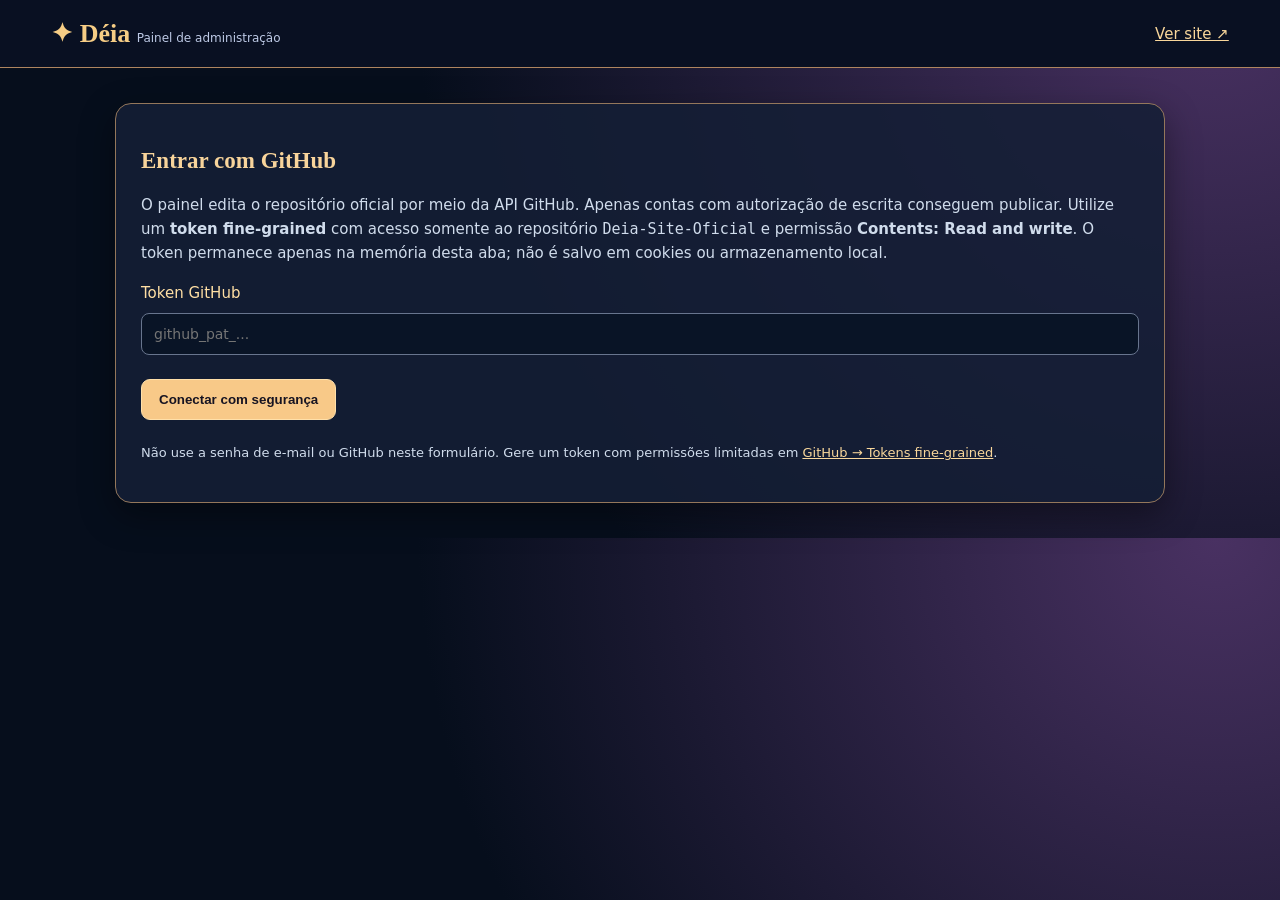
<file: admin/index.html>
<!doctype html><html lang="pt-BR"><head><meta charset="utf-8"><meta name="viewport" content="width=device-width, initial-scale=1"><meta name="robots" content="noindex,nofollow"><title>Administração | Déia</title><link rel="stylesheet" href="admin.css?v=15"></head><body><header><h1>✦ Déia <small>Painel de administração</small></h1><a href="../">Ver site ↗</a></header><main><section id="login" class="panel"><h2>Entrar com GitHub</h2><p>O painel edita o repositório oficial por meio da API GitHub. Apenas contas com autorização de escrita conseguem publicar. Utilize um <strong>token fine-grained</strong> com acesso somente ao repositório <code>Deia-Site-Oficial</code> e permissão <strong>Contents: Read and write</strong>. O token permanece apenas na memória desta aba; não é salvo em cookies ou armazenamento local.</p><form id="loginForm"><label>Token GitHub <input id="token" type="password" autocomplete="off" required placeholder="github_pat_..." /></label><button>Conectar com segurança</button></form><p id="loginStatus" role="status"></p><p class="muted">Não use a senha de e-mail ou GitHub neste formulário. Gere um token com permissões limitadas em <a href="https://github.com/settings/personal-access-tokens/new" target="_blank" rel="noopener noreferrer">GitHub → Tokens fine-grained</a>.</p></section><section id="console" hidden><div class="notice">As alterações só ficam públicas após clicar em <strong>Publicar</strong>. Mídias devem respeitar os direitos autorais e a lore aprovada.</div><nav class="tabs"><button data-tab="sections">Textos e seções</button><button data-tab="musiccards" aria-selected="true">Trilhas por card</button><button data-tab="videos">Vídeo em destaque</button><button data-tab="media">Biblioteca de arquivos</button><button data-tab="files">Arquivos e conteúdo</button><button id="logout" type="button">Sair</button></nav><article class="panel" id="sections" hidden><h2>Editar seções do site</h2><p>Selecione uma seção e altere os textos exibidos, títulos, descrições e URLs de imagens. Campos editáveis aparecem abaixo. Use o botão de publicação somente após revisar as alterações.</p><label>Seção <select id="section"><option value="inicio">Início</option><option value="historia">História</option><option value="personagens">Personagens</option><option value="reinos">Reinos</option><option value="guardioes">Guardiões</option><option value="galeria">Galeria</option><option value="musicas">Músicas</option><option value="testes">Testes</option><option value="desenvolvimento">Diário</option></select></label><div id="editFields"></div><button id="publishSection">Publicar alterações da seção</button></article><article class="panel" id="musiccards"><h2>Gerenciar trilhas por card</h2><p>Cada item corresponde a um card do site oficial. Escolha a faixa, envie um MP3/OGG ou associe um áudio já enviado. Ouça, pause, substitua e retire a música do card. A publicação atualiza o catálogo do site.</p><label>Buscar card <input id="musicSearch" type="search" placeholder="Ex.: Terra Encantada, Fhenrir, exploração"></label><label>Card da música <select id="musicCard"></select></label><div id="musicEditor"><label>Título exibido no site <input id="musicTitle" type="text" maxlength="140"></label><label>Capa personalizada da música (imagem oficial no repositório) <input id="musicCover" type="text" placeholder="assets/img/capas/tema-deia.webp"></label><p class="muted">Deixe vazio para usar automaticamente a arte do personagem ou do reino. Envie a capa pela Biblioteca de arquivos antes de associá-la.</p><label>Arquivo já existente <select id="musicExisting"><option value="">Nenhum / escolher abaixo</option></select></label><label>Enviar nova música <input id="musicUpload" type="file" accept=".mp3,.ogg,audio/mpeg,audio/ogg"></label><div class="music-controls"><button id="musicPublish" type="button">Salvar música neste card</button><button id="musicUnlink" type="button" class="danger">Remover música do card</button><button id="musicDelete" type="button" class="danger">Excluir arquivo musical</button></div><p id="musicPath"></p><audio id="musicPreview" controls preload="none"></audio><button id="musicStop" type="button">Parar áudio</button></div><p id="musicFeedback" role="status"></p></article><article class="panel" id="videos" hidden><h2>Vídeo em destaque da página inicial</h2><p>Envie MP4/WebM para assets/video/ usando a biblioteca de arquivos, depois associe aqui o caminho publicado. Sem vídeo configurado, será mostrado o aviso de conteúdo em preparação.</p><label>Vídeo publicado (assets/video/arquivo.mp4) <input id="videoSource" placeholder="assets/video/video-oficial.mp4"></label><label>Imagem de capa <input id="videoPoster" placeholder="assets/img/world_0.webp"></label><video id="videoPreview" controls playsinline preload="metadata" style="width:100%;max-width:640px"></video><div><button id="videoSave" type="button">Publicar vídeo no destaque</button><button id="videoClear" type="button">Remover vídeo em destaque</button></div><p id="videoFeedback" role="status"></p></article><article class="panel" id="media" hidden><h2>Biblioteca de mídia</h2><p>Envie imagens WebP/PNG/JPG ou áudio MP3/OGG para as pastas do site. Upload não insere automaticamente a mídia na página: depois, edite o caminho de uma imagem na seção correspondente. Para músicas, utilize o editor de arquivos para adicionar a entrada no catálogo ou atualizar a página.</p><label>Tipo <select id="mediaType"><option value="images">Imagem</option><option value="music">Música</option><option value="video">Vídeo MP4/WebM</option></select></label><label>Arquivo <input id="upload" type="file" accept="image/webp,image/png,image/jpeg,audio/mpeg,audio/ogg,video/mp4,video/webm"></label><button id="sendMedia" type="button">Enviar ao repositório</button><div id="mediaList"></div></article><article class="panel" id="files" hidden><h2>Editor de arquivos</h2><p>Editar arquivos JSON, Markdown, HTML, CSS e JavaScript exige cuidado. Um arquivo inválido pode impedir o carregamento do site. Não envie segredos ou material narrativo confidencial ao repositório público.</p><label>Caminho relativo <input id="path" value="content/lore.json" placeholder="content/lore.json"></label><button id="openFile" type="button">Abrir arquivo</button><label>Conteúdo <textarea id="source" rows="18" spellcheck="false"></textarea></label><button id="saveFile" type="button">Publicar arquivo</button><button id="deleteFile" type="button" class="danger">Excluir arquivo</button></article><div id="status" role="status" aria-live="polite"></div></section></main><script src="admin.js?v=27" defer></script></body></html>
</file>
<file: assets/portal-compiled-v27.css>
/* V27: CSS compilado pela ordem real de carregamento — fontes originais preservadas. */
@import url('https://fonts.googleapis.com/css2?family=Cinzel:wght@500;600;700;800&family=Manrope:wght@400;500;600;700;800&display=swap');

/* Source: assets/portal-unificado-v17.css */
/* V17.1 Compiled CSS; originals retained for rollback. */


/* SOURCE: assets/site.css */

:root{color-scheme:dark;--bg:#050b18;--pane:#101a2a;--pane2:#101d30;--line:#31415b;--gold:#f4c87b;--light:#f5f0e6;--dim:#bac6d7;--pink:#f78a9b;--blue:#8ccbff}*{box-sizing:border-box}html{scroll-behavior:smooth}body{margin:0;background:radial-gradient(circle at 85% -4%,#253356 0%,transparent 34%),var(--bg);color:var(--light);font-family:Georgia,'Times New Roman',serif;line-height:1.55}a{color:inherit}button,input{font:inherit}button{cursor:pointer}.shell{width:min(1220px,calc(100% - 42px));margin:auto}.bar{position:sticky;top:0;z-index:10;background:#06101def;backdrop-filter:blur(16px);border-bottom:1px solid #43537375}.top{min-height:70px;display:flex;align-items:center;gap:25px;justify-content:space-between}.brand{text-decoration:none;font-weight:bold;letter-spacing:2px;color:var(--gold);font-size:24px}.brand small{font-size:9px;display:block;letter-spacing:1.5px;color:var(--light)}.nav{display:flex;flex-wrap:wrap;gap:16px}.nav a{font:600 11px/1.2 system-ui;text-transform:uppercase;text-decoration:none;letter-spacing:1px;color:var(--dim)}.nav a:hover,.nav a:focus{color:var(--gold)}.hero{min-height:490px;position:relative;background:#15213a;overflow:hidden;border-bottom:1px solid #bd925d90}.hero:before{content:'';position:absolute;inset:0;background:linear-gradient(90deg,#05101bf0 0%,#07101db8 42%,#05101b33 86%),url('img/cover.webp') center 42%/cover no-repeat}.hero-inner{position:relative;padding:80px 0 75px;max-width:1220px;margin:auto}.eyebrow{color:var(--gold);font:700 11px system-ui;letter-spacing:3px;text-transform:uppercase}.hero h1{font-size:clamp(42px,5.5vw,82px);line-height:1.01;margin:17px 0 20px;text-shadow:0 3px 24px #02050d}.hero h1 em{display:block;color:var(--gold);font-style:normal}.hero p{max-width:560px;font-size:18px;color:#e9e7df}.actions{display:flex;gap:12px;flex-wrap:wrap;margin-top:30px}.btn{background:linear-gradient(135deg,#ffe0a0,#b8823a);color:#172132;text-decoration:none;border:0;border-radius:5px;padding:12px 22px;font:700 12px system-ui;letter-spacing:.7px;display:inline-block}.btn.alt{background:#132039e8;border:1px solid #caad73;color:#f5d297}.section{padding:62px 0 0;scroll-margin-top:77px}.section-title{display:flex;justify-content:space-between;align-items:end;border-bottom:1px solid #9b7b4f6e;padding-bottom:14px;margin:0 0 22px;gap:15px}.section h2{font-size:clamp(27px,3vw,41px);letter-spacing:.3px;margin:0;color:var(--gold);line-height:1.1}.section-sub{color:var(--dim);margin:7px 0 0}.pill{font:700 10px system-ui;letter-spacing:1px;text-transform:uppercase;color:#ecc788}.grid{display:grid;grid-template-columns:repeat(3,minmax(0,1fr));gap:18px}.card{border:1px solid #33415e;background:linear-gradient(155deg,#16253a,#0b1424);border-radius:10px;overflow:hidden;box-shadow:0 14px 32px #0005}.card img{width:100%;height:225px;object-fit:cover;display:block}.card .copy{padding:18px}.card h3{font-size:22px;color:#f6d18f;margin:0 0 7px;line-height:1.17}.card p{font-size:14px;color:#d5dbe5;margin:6px 0 0}.tag{font:700 10px system-ui;letter-spacing:1px;text-transform:uppercase;color:#91c4fa}.card .role{font-size:12px;color:#cbbcb0}.world-card img{height:190px;object-position:center 20%}.chapter{border:1px solid #2b3850;background:#101a2a;border-radius:8px;margin:0 0 10px;padding:0}.chapter summary{list-style:none;padding:19px 20px;font-size:19px;color:#f7d597;cursor:pointer}.chapter summary::-webkit-details-marker{display:none}.chapter summary:after{content:'+';float:right;color:var(--gold)}.chapter[open] summary:after{content:'−'}.chapter .chbody{border-top:1px solid #384660;padding:3px 22px 20px;color:#dbe0e9;white-space:pre-line}.wide-image{width:100%;max-height:640px;object-fit:contain;background:#0a1120;border:1px solid #36435e;border-radius:10px}.tracks{display:grid;grid-template-columns:repeat(2,minmax(0,1fr));gap:10px}.track{border:1px solid #2d425f;border-radius:7px;background:#111d30;padding:12px;display:flex;justify-content:space-between;align-items:center;gap:10px}.track strong{font-size:14px;color:#f6d69b}.track small{display:block;color:#94a6ba;font:11px system-ui}.muted{font-size:12px;color:#c8a67a}.audio{width:100%;max-width:300px;height:35px}.note{padding:15px 18px;background:#111e31;border-left:3px solid var(--gold);font-size:14px;color:#d6e1f1}.footer{border-top:1px solid #33415b;padding:35px 0;color:#9baabb;text-align:center;margin-top:65px;font:12px system-ui}.filters{display:flex;gap:8px;flex-wrap:wrap;margin-bottom:18px}.filter{padding:8px 12px;border:1px solid #576680;background:#101a2b;color:#dce3f0;border-radius:4px;font:12px system-ui}.filter.active{background:#d5a76b;color:#111b28}.hero-credit{font:11px system-ui;color:#b8bbc9}.empty{height:210px;display:grid;place-items:center;background:linear-gradient(135deg,#17243b,#263250);color:#dcbb7b;text-align:center;padding:20px}.two{display:grid;grid-template-columns:1.15fr .85fr;gap:22px}.two img{height:100%;max-height:450px;object-fit:cover;width:100%;border-radius:9px}.profile{padding:30px;border:1px solid #384862;background:#101b2c;border-radius:9px}.profile h3{color:var(--gold);font-size:27px}.small{font:12px system-ui;color:#9facc0}.warning{color:#dabb89}.gallery{display:grid;grid-template-columns:repeat(3,minmax(0,1fr));gap:12px}.gallery figure{margin:0}.gallery img{width:100%;height:185px;object-fit:cover;border:1px solid #3b4a66;border-radius:7px;display:block}.gallery figcaption{font:12px system-ui;margin-top:5px;color:#b2bdd0}.mapshot{max-height:540px;width:100%;object-fit:contain}.searchbox{width:min(360px,100%);background:#0f1c2d;color:#fff;border:1px solid #63718a;border-radius:5px;padding:10px}.status{color:#f3cc83;font:11px system-ui} [hidden]{display:none!important} @media(max-width:820px){.top{padding:15px 0;align-items:flex-start;flex-wrap:wrap}.nav{gap:12px}.hero-inner{padding:64px 20px}.grid,.gallery{grid-template-columns:repeat(2,minmax(0,1fr))}.tracks,.two{grid-template-columns:1fr}.hero{min-height:450px}}@media(max-width:520px){.shell{width:min(100% - 28px,1220px)}.grid,.gallery{grid-template-columns:1fr}.hero h1{font-size:44px}.hero-inner{padding:55px 16px}.card img,.world-card img{height:220px}.section{padding-top:48px}.nav a{font-size:10px}.brand{font-size:20px}}@media(prefers-reduced-motion:reduce){html{scroll-behavior:auto}}

@media(max-width:820px){.section{scroll-margin-top:145px}}
.profile code{overflow-wrap:anywhere}



/* SOURCE: assets/portal-v7.css */

:root{color-scheme:dark;--deep:#070913;--night:#0b1224;--panel:#121b31;--panel2:#1c2540;--gold:#ffcf88;--cream:#fff3da;--muted:#aab8d1;--line:#5c6b9170;--violet:#c48cfa;--coral:#ff9c8f}
html{scroll-behavior:smooth;scroll-padding-top:92px}
body{margin:0;color:var(--cream);font-family:Manrope,Arial,sans-serif;background:radial-gradient(circle at 0 20%,#38214f4d,transparent 27%),radial-gradient(circle at 100% 60%,#1b35674a,transparent 29%),var(--deep);line-height:1.7}
h1,h2,h3,.brand,.chapter summary{font-family:Cinzel,Georgia,serif;letter-spacing:.01em}
a{color:inherit}button{font:inherit}
.shell{width:min(1320px,calc(100% - 80px));margin:auto}
.bar{position:sticky;top:0;z-index:40;background:#080d1eea;backdrop-filter:blur(22px);border-bottom:1px solid #a7a2cd33;box-shadow:0 10px 40px #0007}
.top{height:82px;display:flex;align-items:center;justify-content:space-between;gap:28px}
.brand{text-decoration:none;display:flex;flex-direction:column;line-height:1;color:#ffd99c;font-size:27px;letter-spacing:.1em;text-shadow:0 0 30px #d59a6d35}.brand small{font-family:Manrope,sans-serif;letter-spacing:.17em;font-size:9px;margin-top:9px;color:#e5d4c2}
.nav{display:flex;align-items:center;gap:clamp(11px,1.4vw,23px);flex-wrap:wrap}.nav a{font:800 10px Manrope,sans-serif;text-decoration:none;text-transform:uppercase;letter-spacing:.09em;color:#d0d8e8;transition:color .25s}.nav a:hover,.nav a:focus-visible{color:var(--gold)}
.menu-toggle{display:none;border:1px solid #e5bc7659;background:#171e32;color:var(--cream);padding:11px 17px;border-radius:12px;cursor:pointer;font-weight:800}
.hero{min-height:720px;position:relative;overflow:hidden;isolation:isolate;background:radial-gradient(circle at 15% 15%,#382c5e88,transparent 45%),#0d142b}
.hero:before{display:none!important}
.hero:after{content:'';position:absolute;inset:0;z-index:-1;pointer-events:none;background:radial-gradient(circle at 10% 50%,#d1895615,transparent 40%),linear-gradient(0deg,#080b17,transparent 22%)}
.hero-inner{position:relative;z-index:2;min-height:720px;width:min(1320px,calc(100% - 80px));margin:auto;display:grid;grid-template-columns:minmax(0,.9fr) minmax(0,1.1fr);gap:6%;align-items:center;padding:75px 0}
.hero-copy{max-width:590px}.eyebrow{font:800 11px Manrope,sans-serif;letter-spacing:.24em;text-transform:uppercase;color:#e6b67c;display:flex;align-items:center;gap:10px}.eyebrow:before{content:'';display:inline-block;width:28px;height:1px;background:#e6b67c}
.hero h1{font-size:clamp(40px,4.6vw,70px);line-height:1.1;margin:26px 0;letter-spacing:-.04em;text-wrap:balance;color:#fff7e8}.hero h1 em{display:block;color:#ffcc84;font-style:normal;text-shadow:0 0 55px #f7bb7740}
.hero p{font-size:15px;max-width:510px;line-height:1.9;color:#d7e0ef}.hero-credit{font-size:12px!important;color:#98a9c6!important}
.actions{display:flex;flex-wrap:wrap;gap:12px;margin-top:30px}
.btn{display:inline-flex;align-items:center;justify-content:center;padding:15px 25px;border:1px solid #e8b36b;border-radius:12px;background:linear-gradient(135deg,#fee3a5,#e6aa5d);color:#1d1620;font:800 12px Manrope,sans-serif;box-shadow:0 10px 40px #0006;text-decoration:none;transition:transform .2s,filter .2s}.btn:hover{transform:translateY(-4px);filter:brightness(1.08)}.btn.alt{background:#171d32cc;border-color:#dcbd854c;color:#ffe8c1}
.hero-art{position:relative;overflow:hidden;border:1px solid #dba76e78;border-radius:26px;aspect-ratio:1.13;box-shadow:0 30px 80px #000b,0 0 65px #a264b12d;background:#0c1225}
.hero-art img{width:100%;height:100%;display:block;object-fit:cover;object-position:75% center;transition:transform .8s}.hero-art:hover img{transform:scale(1.035)}
.hero-art:after{content:'';position:absolute;inset:0;box-shadow:inset 0 0 0 8px #04081730;pointer-events:none;border-radius:inherit}
.hero-art .art-label{position:absolute;bottom:18px;left:18px;padding:9px 13px;background:#090b17d9;border:1px solid #b9956b55;border-radius:9px;backdrop-filter:blur(10px);font:700 11px Manrope,sans-serif;color:#ffe2ae}
.section{padding:105px 0 0;scroll-margin-top:95px}.section-title{display:flex;align-items:flex-end;justify-content:space-between;gap:20px;margin-bottom:33px;padding-bottom:23px;border-bottom:1px solid #a590724d}
.section h2{font-size:clamp(30px,3.5vw,47px);margin:0 0 9px;color:#ffd395;text-wrap:balance;line-height:1.2}.section-sub{font-size:14px;color:#b8c6db;margin:0}.pill{padding:8px 14px;border:1px solid #cda76c75;border-radius:50px;font:800 10px Manrope,sans-serif;color:#f3c68c;white-space:nowrap}
.grid{gap:24px}.card,.profile,.chapter,.track{background:linear-gradient(150deg,#1b2440,#101729 76%);border:1px solid #7584a65b;box-shadow:0 15px 45px #0005;border-radius:19px;overflow:hidden;transition:transform .3s,border-color .3s,box-shadow .3s}
.card:hover,.profile:hover{transform:translateY(-5px);border-color:#e0b47f8c;box-shadow:0 25px 45px #0008}
.card img{width:100%;height:250px;object-fit:cover;object-position:50% 28%;display:block;transition:transform .45s}.card:hover img{transform:scale(1.025)}
.card .copy{padding:24px}.card h3,.profile h3{font-size:19px;color:#ffe0a8}.card p,.profile p{font:500 13px/1.8 Manrope,sans-serif;color:#d6dcea}
.chapter{margin-bottom:14px}.chapter summary{padding:22px 25px;cursor:pointer;font-size:15px;color:#f7d7a0}.chapter[open]{border-color:#d0a96a9c;background:linear-gradient(145deg,#1f2641,#101527)}.chapter .chbody{padding:8px 25px 25px;font:14px/2 Manrope,sans-serif;color:#d7e3f2}
.note{padding:19px 24px;border-left:3px solid #f7c47d;background:#18223a;border-radius:0 15px 15px 0}
.gallery{gap:23px}.gallery img{height:215px;object-fit:cover;border-radius:16px;border:1px solid #a6add55c;transition:transform .3s}.gallery img:hover{transform:scale(1.03)}
.track{padding:15px 18px;min-height:82px}.track strong{font-family:Cinzel,serif;font-size:12px}.track .status{font-family:Manrope,sans-serif;font-size:10px;color:#e8b87a}
.empty{height:235px;background:radial-gradient(circle at 50% 40%,#2a3656,#10172c 65%);color:#ffe2a7}
.world-spotlight{margin-bottom:28px;display:grid;grid-template-columns:1.25fr .75fr;min-height:400px;border:1px solid #d0ae796b;border-radius:23px;overflow:hidden;background:#192239;box-shadow:0 26px 70px #0007}
.spotlight-picture{height:100%;position:relative;min-height:360px}.spotlight-picture img{width:100%;height:100%;position:absolute;inset:0;object-fit:cover;object-position:top;transition:opacity .25s}.spotlight-copy{padding:35px;display:flex;flex-direction:column;justify-content:center;background:radial-gradient(circle at 85% 10%,#753f7044,transparent 60%),#12182d}.spotlight-kicker{color:#efbc75;font:800 11px Manrope,sans-serif;letter-spacing:.17em}.spotlight-copy h3{font-size:clamp(24px,2.4vw,36px);color:#ffda9c;margin:12px 0}.spotlight-copy p{font-size:13px;line-height:1.85;color:#cbd7e8}.spotlight-controls{display:flex;gap:12px;margin-top:24px}.spotlight-controls button{width:46px;height:46px;border-radius:12px;background:#24324f;border:1px solid #e6bc8370;color:#ffe8b8;font-size:22px;cursor:pointer}.spotlight-controls button:hover{background:#445176}
.sound-filter{display:flex;flex-wrap:wrap;gap:9px;margin-bottom:22px}.sound-filter button{cursor:pointer;border:1px solid #9b8dad70;background:#15203a;color:#dce4f3;border-radius:50px;padding:10px 16px;font:700 12px Manrope,sans-serif}.sound-filter button.active{background:#ffcf8b;color:#171422;border-color:#ffcf8b}
.footer{margin-top:100px;padding:50px 0;border-top:1px solid #a7a2ca44}
.reading-progress{position:fixed;top:0;left:0;height:3px;width:0;background:linear-gradient(90deg,#ffdb93,#d18eea,#86bfff);z-index:100;pointer-events:none}
.scroll-top{position:fixed;bottom:22px;right:22px;z-index:32;width:48px;height:48px;border-radius:50%;background:#1c2743;border:1px solid #e0ba8080;color:#ffdf9e;cursor:pointer;box-shadow:0 10px 30px #0009}.scroll-top[hidden]{display:none}
.reveal{opacity:0;transform:translateY(20px);transition:opacity .65s,transform .65s}.reveal.visible{opacity:1;transform:none}
@media(max-width:1100px){.nav{gap:10px}.nav a{font-size:9px}}
@media(max-width:920px){.menu-toggle{display:block}.nav{position:fixed;z-index:50;top:0;right:0;width:min(340px,85vw);height:100dvh;overflow-y:auto;padding:100px 30px 35px;box-sizing:border-box;display:flex;flex-direction:column;align-items:stretch;gap:0;background:#0d1429f7;backdrop-filter:blur(22px);box-shadow:-30px 0 80px #000b;transform:translateX(110%);visibility:hidden;transition:transform .3s,visibility .3s}.nav.open{transform:translateX(0);visibility:visible}.nav a{font-size:13px;padding:14px 0;border-bottom:1px solid #ffffff1e}.menu-toggle{z-index:55;position:relative}.top{height:72px}.hero-inner{grid-template-columns:1fr 1fr;gap:25px}.hero h1{font-size:47px}}
@media(max-width:700px){.shell,.hero-inner{width:calc(100% - 36px)}.hero-inner{display:flex;flex-direction:column-reverse;align-items:stretch;gap:20px;padding:34px 0 65px;min-height:0}.hero{min-height:0}.hero-art{aspect-ratio:1.7;border-radius:15px}.hero-art img{object-position:center 40%}.hero h1{font-size:clamp(36px,10vw,52px);margin:18px 0}.hero p{font-size:14px}.section{padding-top:65px}.section-title{align-items:flex-start;flex-direction:column}.world-spotlight{grid-template-columns:1fr}.spotlight-picture{min-height:260px}.spotlight-copy{padding:24px}.card img{height:210px}.hero-credit{margin-top:18px}}
@media(prefers-reduced-motion:reduce){*,*:before,*:after{animation:none!important;transition:none!important;scroll-behavior:auto!important}.reveal{opacity:1;transform:none}}



/* SOURCE: assets/public-v8.css */
/* Portal público V8 — identidade editorial e atmosfera de fantasia */
body{background:#060916;color:#f5f1e9}
body:before{content:"";position:fixed;inset:0;pointer-events:none;z-index:-1;background:radial-gradient(ellipse at 15% 14%,#b85f8640,transparent 30%),radial-gradient(ellipse at 90% 35%,#2a619945,transparent 38%),radial-gradient(ellipse at 45% 90%,#b17f3730,transparent 35%)}
.hero{background:linear-gradient(140deg,#070a17,#14152e 65%,#131c32)}.hero-art{border:2px solid #efbd7a66;box-shadow:0 0 100px #e5a76229,0 30px 90px #000b;transform:rotate(-.7deg)}
.hero-inner{gap:6%}.hero h1{text-shadow:0 4px 36px #f4c57d22}
.public-intro{background:linear-gradient(130deg,#18243b,#21172f);border:1px solid #dfb97a75;border-radius:25px;padding:clamp(24px,4vw,58px);box-shadow:0 20px 75px #0008}
.public-intro .kicker,.feature-kicker{font:800 11px Manrope,sans-serif;letter-spacing:.19em;color:#eec48d;text-transform:uppercase}
.public-intro p{font:400 clamp(15px,1.6vw,18px)/1.95 Manrope,sans-serif;max-width:1000px;color:#e1e6f2}
.feature-strip{display:grid;grid-template-columns:repeat(3,1fr);gap:19px;margin-top:24px}.feature{border:1px solid #bc96c359;background:linear-gradient(145deg,#20223a,#111a2f);border-radius:18px;padding:26px;box-shadow:0 13px 38px #0007}.feature h3{font:700 19px Cinzel,serif;color:#ffd69b;margin:10px 0}.feature p{font:400 13px/1.85 Manrope,sans-serif;color:#cfd9e9}
.game-teaser{position:relative;display:grid;grid-template-columns:.92fr 1.08fr;gap:0;overflow:hidden;min-height:430px;border:1px solid #eab77670;border-radius:22px;background:#151a30;box-shadow:0 25px 80px #0009}
.game-teaser>img{width:100%;height:100%;object-fit:cover;position:absolute;inset:0;opacity:.40;filter:saturate(1.15)}.game-teaser .teaser-copy{position:relative;grid-column:1/-1;z-index:1;padding:clamp(35px,6vw,75px);background:linear-gradient(90deg,#0b0d20ef,#0b0d20bd 56%,transparent);display:flex;flex-direction:column;justify-content:center}
.game-teaser h2{max-width:730px;font:700 clamp(30px,4.6vw,56px)/1.22 Cinzel,serif;color:#ffe0ad;text-wrap:balance}.game-teaser p{max-width:600px;font:400 15px/1.9 Manrope,sans-serif;color:#e4e8ef}
.world-spotlight{border:1px solid #e7c18888;box-shadow:0 0 80px #c58d6240,0 30px 85px #000a}.world-spotlight .spotlight-copy{background:radial-gradient(circle at 90% 10%,#7252ad4e,transparent 55%),#15182d}
.card:hover{box-shadow:0 0 35px #bf7cd338,0 28px 70px #0009}
.gallery figure{position:relative;overflow:hidden;border-radius:16px}.gallery figure:after{content:"AMPLIAR ✦";position:absolute;right:12px;top:12px;padding:7px 11px;background:#070d20cb;border:1px solid #fad7a36d;border-radius:30px;font:800 9px Manrope,sans-serif;color:#ffe1ab;pointer-events:none}
.public-world-note{margin:18px 0 25px;padding:16px 23px;border-left:3px solid #e7b874;background:#192139;color:#e0e8f7;font:13px/1.8 Manrope,sans-serif}
.public-coda{margin-top:30px;padding:26px;border-radius:19px;background:linear-gradient(100deg,#452d4777,#152441);border:1px solid #cfb3d35b;font:500 14px/1.9 Manrope,sans-serif;color:#eee0ec}
@media(max-width:750px){.feature-strip{grid-template-columns:1fr}.game-teaser{min-height:400px}.game-teaser .teaser-copy{padding:28px;background:linear-gradient(90deg,#0b0d20f1,#0b0d20b9)}.game-teaser h2{font-size:32px}}



/* SOURCE: assets/codex-v82.css */
/* Portal V8.2 — bestiário, fichas e galeria editorial */
.codex-grid{grid-template-columns:repeat(3,minmax(0,1fr));gap:26px}.codex-card,.codex-world,.guardian-card{background:linear-gradient(155deg,#24304a,#101628 78%);border-color:#d6b57862;box-shadow:0 20px 55px #0008,0 0 22px #b16ba925}
.codex-cover{height:320px;overflow:hidden;background:radial-gradient(circle at 50% 35%,#48517e,#111527 70%)}.codex-cover img{height:100%;width:100%;object-fit:cover;object-position:center 30%}.mystery-portrait{height:100%;display:flex;flex-direction:column;justify-content:center;align-items:center;color:#dbbfaa;gap:6px;position:relative;overflow:hidden}.mystery-portrait:before{content:'';position:absolute;inset:20px;border:1px solid #dbc3983b;border-radius:50%;box-shadow:inset 0 0 45px #e2b77820}.mystery-portrait span{font-size:72px;text-shadow:0 0 35px #eec58b88}.mystery-portrait strong{font:600 11px Manrope,sans-serif;letter-spacing:.09em;color:#d8dcf0}
.codex-extra{color:#a5b9d4!important}
.codex-open{display:flex;align-items:center;justify-content:space-between;width:100%;margin-top:20px;padding:13px 15px;background:#ffd28e;color:#171323;border:1px solid #f7deaa;border-radius:11px;font:800 12px Manrope,sans-serif;cursor:pointer;transition:transform .25s,box-shadow .25s}.codex-open:hover{transform:translateY(-2px);box-shadow:0 0 28px #f9b96e80}.codex-open span{font-size:18px}
.realm-foes{display:grid;gap:10px;margin:20px 0;padding-top:15px;border-top:1px solid #f9d19644}.realm-foes>div{display:flex;flex-direction:column;padding:12px;border:1px solid #b4a8bc50;border-radius:11px;background:#0b1428ab}.realm-foes span{font:800 9px Manrope,sans-serif;letter-spacing:.14em;color:#9fd4ff}.realm-foes strong{font:700 14px Cinzel,serif;color:#ffdfac;margin:5px 0}.realm-foes small{font:400 12px/1.6 Manrope,sans-serif;color:#cdd4e5}.realm-foes .main-boss{background:linear-gradient(105deg,#6d34436e,#181932);border-color:#f4b87880}.realm-foes .main-boss span{color:#ffc3a9}.world-note{display:block;margin-top:13px;color:#b4c2d5;font:500 11px Manrope,sans-serif}
.guardian-grid{grid-template-columns:repeat(3,minmax(0,1fr))}.guardian-emblem{position:relative;display:grid;place-items:center;height:130px;font-size:53px;color:#e0c07d;background:radial-gradient(circle at center,#9c719745,#10182c 65%);text-shadow:0 0 40px #ead19c}.guardian-role{font:700 12px Manrope,sans-serif;color:#9ec9f1}
.gallery figure img{cursor:zoom-in}.gallery figure:after{content:'VER EM TELA CHEIA ⤢';position:absolute;top:12px;right:12px;background:#090e25d9;border:1px solid #e8c38b99;padding:7px 12px;color:#ffe3aa;border-radius:30px;font:800 9px Manrope,sans-serif;pointer-events:none}
.codex-modal{position:fixed;inset:0;z-index:1200;display:grid;place-items:center;padding:20px;box-sizing:border-box}.codex-modal[hidden]{display:none!important}.codex-backdrop{position:absolute;inset:0;background:#030715ed;backdrop-filter:blur(16px)}.codex-dialog{position:relative;z-index:1;display:grid;grid-template-columns:minmax(0,1fr) minmax(0,1fr);width:min(1200px,100%);max-height:92dvh;overflow:hidden;background:linear-gradient(145deg,#22243e,#091124 80%);border:1px solid #ffdfac8a;border-radius:22px;box-shadow:0 20px 100px #000e,0 0 80px #b97cd133}.codex-visual{position:relative;min-height:380px;background:radial-gradient(circle at 50% 40%,#493e73,#080d20 72%);overflow:hidden;display:grid;place-items:center}.codex-visual img{width:100%;height:100%;max-height:88dvh;object-fit:contain;transition:transform .2s ease;transform-origin:center}.codex-visual:has(img[hidden]){display:none}.codex-text{overflow-y:auto;padding:55px 40px 45px}.codex-text h2{font:700 clamp(24px,2.7vw,40px)/1.25 Cinzel,Georgia,serif;color:#ffdfac;margin:10px 0 22px}.codex-text p{font:400 14px/1.95 Manrope,sans-serif;color:#e1e5ef}.codex-text .tag{color:#a4d4ff}.codex-dialog:has(.codex-visual[hidden]){grid-template-columns:1fr;width:min(760px,100%)}.codex-dialog:has(.codex-visual[hidden]) .codex-text{padding:50px}
.codex-close{position:absolute;top:14px;right:14px;z-index:4;border:1px solid #e2c39f86;border-radius:50%;background:#080e23e8;color:#f6ddad;font-size:26px;width:45px;height:45px;cursor:pointer}.codex-zoom{position:absolute;bottom:16px;display:flex;gap:7px;background:#080c1edc;border:1px solid #e4bf8b75;border-radius:40px;padding:6px}.codex-zoom button{cursor:pointer;border:0;border-radius:30px;color:#ffe8bd;background:#253451;padding:8px 14px}.codex-boss{border-top:1px solid #ddb87e60;padding-top:15px;margin-top:25px}.codex-boss h3{font:700 17px Cinzel,serif;color:#ffe0aa}.codex-boss p{border-bottom:1px solid #ffffff20;padding:10px 0;margin:0}.codex-boss b{color:#ffda99}
body.codex-locked{overflow:hidden}
#historia .public-intro p{max-width:none}
@media(max-width:1000px){.codex-grid,.guardian-grid{grid-template-columns:repeat(2,minmax(0,1fr))}}
@media(max-width:720px){.codex-grid,.guardian-grid{grid-template-columns:1fr}.codex-dialog{display:flex;flex-direction:column;overflow-y:auto}.codex-visual{min-height:260px;height:37dvh;flex-shrink:0}.codex-visual img{max-height:37dvh}.codex-text{overflow:visible;padding:25px 22px}.codex-dialog:has(.codex-visual[hidden]) .codex-text{padding:50px 24px}.codex-cover{height:280px}}
@media(prefers-reduced-motion:reduce){.codex-visual img{transition:none}}



/* SOURCE: assets/chronicles-v82.css */
/* Crônicas públicas sem spoilers */
.chronicles{display:grid;grid-template-columns:repeat(2,minmax(0,1fr));gap:22px;margin:28px 0 38px}
.chronicle{position:relative;background:linear-gradient(145deg,#202b45e8,#11182be8);border:1px solid #dab98963;border-radius:18px;padding:clamp(23px,3vw,38px);box-shadow:0 22px 55px #0009;overflow:hidden;transition:transform .3s,box-shadow .3s}
.chronicle:hover{transform:translateY(-4px);box-shadow:0 25px 65px #000a,0 0 35px #d7a36e22}
.chronicle:after{content:'✧';position:absolute;top:-24px;right:12px;color:#ffc98716;font:100px Georgia,serif}
.chronicle-index{font:800 10px Manrope,sans-serif;letter-spacing:.18em;color:#f9c47e}
.chronicle h3{font:700 clamp(19px,2vw,25px)/1.4 Cinzel,serif;color:#ffe1aa;margin:14px 0}
.chronicle p{font:400 13px/1.95 Manrope,sans-serif;color:#d8e2ed;margin:12px 0}
.chronicle:nth-child(3){grid-column:1/-1;background:linear-gradient(110deg,#303051e8,#1b1e39e8 60%,#101729);border-color:#e7c3909c}
.chronicle:nth-child(3) p{max-width:95ch}
#personagens .codex-card .copy{display:flex;flex-direction:column;align-items:flex-start;min-height:270px}
#personagens .codex-card .codex-open{margin-top:auto}
#reinos .codex-world .copy{display:flex;flex-direction:column}
#reinos .codex-world .codex-open{margin-top:auto}
#musicas .track[hidden]{display:none!important}
#musicas .tracks{max-height:580px;overflow:auto;scrollbar-color:#d3a774 #131a30;padding:5px 8px 12px 0}
#musicas .track{border-radius:12px}
#galeria figure{margin:0}
#galeria figure img{object-fit:contain;background:#0e1427}
@media(max-width:700px){.chronicles{grid-template-columns:1fr}.chronicle:nth-child(3){grid-column:auto}}



/* SOURCE: assets/portal-v9.css */
/* V9 — portada fiel à direção de arte enviada, preservando seções completas */
:root{--gold:#f8c879;--ink:#050a19;--blue:#0c1a32}
body{background:#040816;font-family:Manrope,Arial,sans-serif}
.bar{z-index:60;background:#050b1beF;border-bottom:1px solid #eabf784b}
.top{width:min(1600px,calc(100% - 30px));height:68px;gap:22px}
.brand{font-size:27px;color:#ffd99c;text-shadow:0 0 20px #f19f4488}.nav a{font-size:11px}
#inicio.hero{min-height:0;overflow:visible;background:linear-gradient(120deg,#0a1626,#101733)}
#inicio .hero-inner{width:100%;min-height:0;padding:0;display:block}
.v9-cover{position:relative;min-height:500px;background:#0b1023;isolation:isolate;display:flex;align-items:center;overflow:hidden;border-bottom:2px solid #ad7f4a}
.v9-cover:before{content:'';position:absolute;z-index:-1;inset:0;background:linear-gradient(90deg,#030919fa 0%,#040b1de6 20%,#0611246b 44%,#08112604 75%),linear-gradient(0deg,#071022c8,transparent 27%),url('img/cover.webp') right 43%/auto 150% no-repeat;filter:saturate(1.16)}
.v9-cover:after{content:'';position:absolute;inset:0;z-index:-1;pointer-events:none;background:radial-gradient(circle at 55% 36%,transparent 26%,#040a1a4b 100%)}
.v9-inner{width:min(1500px,calc(100% - 56px));margin:0 auto;padding:65px 0 68px}
.v9-intro{max-width:525px}.v9-intro h1{font:800 clamp(48px,5.6vw,84px)/.99 Cinzel,Georgia,serif;color:#ffe2a3;text-shadow:0 5px 20px #000a,0 0 40px #f7b25148;margin:0 0 13px}
.v9-intro .v9-sub{font:600 clamp(16px,1.6vw,24px) Cinzel,serif;letter-spacing:.04em;color:#fff3d8}
.v9-intro p{max-width:440px;color:#f2e4d4;font-size:14px;line-height:1.9;text-shadow:0 2px 7px #000b}
.v9-actions{display:flex;gap:12px;flex-wrap:wrap;margin:28px 0}.v9-actions .btn{border-radius:7px;padding:14px 24px}
.v9-features{display:grid;grid-template-columns:repeat(4,minmax(0,1fr));gap:12px;width:min(1500px,calc(100% - 32px));margin:-15px auto 20px;position:relative;z-index:2}
.v9-feature{display:block;position:relative;min-height:168px;overflow:hidden;border-radius:8px;border:1px solid #efc07e8f;box-shadow:0 9px 29px #000b;background:#0c1527;text-decoration:none}
.v9-feature img{position:absolute;inset:0;width:100%;height:100%;object-fit:cover;transition:transform .4s}.v9-feature:hover img{transform:scale(1.08)}.v9-feature:after{content:'';position:absolute;inset:0;background:linear-gradient(0deg,#040818f7,transparent 70%)}.v9-feature span{position:absolute;z-index:1;bottom:13px;left:15px;right:10px;font:700 16px Cinzel,serif;color:#ffda9f;text-shadow:0 2px 8px #000}.v9-feature small{display:block;font:600 10px/1.6 Manrope,sans-serif;color:#e7edf9;margin-top:4px}
.v9-grid{display:grid;grid-template-columns:1fr 1.35fr;gap:15px;width:min(1500px,calc(100% - 32px));margin:0 auto 16px}.v9-panel{min-width:0;border:1px solid #cf9b62a0;border-radius:12px;background:linear-gradient(145deg,#17213c,#080e1e);box-shadow:0 20px 45px #0009;overflow:hidden}
.v9-panel header{display:flex;justify-content:space-between;align-items:center;gap:10px;padding:13px 17px;border-bottom:1px solid #c9a27167}.v9-panel header h2{font:700 17px Cinzel,serif;color:#ffd59b;margin:0}.v9-panel header a{color:#ffcb7e;font:700 10px Manrope,sans-serif;text-decoration:none}
.v9-portraits{display:grid;grid-template-columns:repeat(3,minmax(0,1fr));gap:8px;padding:12px}.v9-portraits a{position:relative;height:188px;border:1px solid #d6ac795e;border-radius:8px;overflow:hidden;text-decoration:none}.v9-portraits img{height:100%;width:100%;object-fit:cover}.v9-portraits a:after{content:'';position:absolute;inset:0;background:linear-gradient(0deg,#040612,transparent 58%)}.v9-portraits span{position:absolute;bottom:10px;left:7px;right:7px;z-index:1;text-align:center;color:#ffe1a7;font:700 12px Cinzel,serif;text-shadow:0 2px 6px #000}
.v9-realms{display:grid;grid-template-columns:repeat(9,minmax(0,1fr));gap:5px;padding:12px}.v9-realms a{position:relative;display:flex;flex-direction:column;text-decoration:none;align-items:center;text-align:center;gap:7px;min-width:0}.v9-realms img{width:100%;aspect-ratio:0.72;object-fit:cover;border:1px solid #e5b16b99;border-radius:7px;transition:transform .25s}.v9-realms a:hover img{transform:translateY(-4px);filter:brightness(1.2)}.v9-realms span{font:700 9px/1.4 Manrope,sans-serif;color:#e6d6bc}
.v9-lower{display:grid;grid-template-columns:1fr 1fr 1fr;gap:15px;width:min(1500px,calc(100% - 32px));margin:0 auto 40px}.v9-gallery{display:grid;grid-template-columns:repeat(4,1fr);gap:5px;padding:11px}.v9-gallery img{width:100%;height:70px;object-fit:cover;border-radius:5px;border:1px solid #e4b7787d;cursor:zoom-in}
.v9-sound{padding:18px;color:#dae1ee;font:12px Manrope,sans-serif}.v9-sound strong{display:block;color:#ffdcab;font:700 15px Cinzel,serif;margin-bottom:10px}.v9-sound p{line-height:1.7;color:#b8c9df}.v9-sound a,.v9-demos a{color:#f9cc82;text-decoration:underline}
.v9-demos{padding:12px}.v9-demos img{width:100%;height:105px;object-fit:cover;border-radius:6px}.v9-demos p{color:#b8c9df;font-size:11px;margin:7px 0}
.v9-side{position:fixed;z-index:45;left:0;top:50%;transform:translateY(-50%);border:1px solid #e0b7768c;border-left:0;border-radius:0 12px 12px 0;background:#081123e9;backdrop-filter:blur(12px);display:grid;padding:12px 8px;gap:3px;box-shadow:0 12px 45px #000b}
.v9-side a{padding:9px 11px;font:800 10px Manrope,sans-serif;color:#e1eaf9;text-decoration:none;border-radius:7px;display:flex;gap:9px;align-items:center}.v9-side a:hover{color:#ffd28b;background:#233955}.v9-side i{font-size:15px;font-style:normal}
#historia{padding-top:80px}
@media(min-width:1450px){.v9-inner{padding-left:58px}.v9-features,.v9-grid,.v9-lower{padding-left:55px;width:min(1450px,calc(100% - 40px))}}
@media(max-width:1100px){.v9-side{display:none}.v9-realms{grid-template-columns:repeat(5,1fr)}.v9-portraits a{height:168px}}
@media(max-width:800px){.v9-grid,.v9-lower{grid-template-columns:1fr}.v9-features{grid-template-columns:repeat(2,1fr)}.v9-cover{min-height:460px}.v9-cover:before{background:linear-gradient(90deg,#071021f2,#06112485 73%),url('img/cover.webp') 70% center/auto 100% no-repeat}.v9-inner{padding:66px 0}.v9-portraits a{height:230px}}
@media(max-width:500px){.v9-features{grid-template-columns:1fr 1fr}.v9-feature{min-height:120px}.v9-feature span{font-size:12px}.v9-feature small{font-size:9px}.v9-cover:before{background:linear-gradient(0deg,#071021f5 0%,#07102191 80%),url('img/cover.webp') 66% top/auto 100% no-repeat}.v9-intro h1{font-size:51px}.v9-realms{grid-template-columns:repeat(3,1fr)}.v9-portraits a{height:160px}}
@media(prefers-reduced-motion:reduce){.v9-feature img,.v9-realms img{transition:none}}



/* SOURCE: assets/media-guard.css */
/* Bloqueio somente de seleção/arrasto — sem promessa de proteção absoluta */img{-webkit-user-drag:none;user-select:none;-webkit-user-select:none} .v9-cover{user-select:none}


/* SOURCE: assets/visual-v10.css */
/* V10 — fidelity pass against approved visual reference: compact rich dashboard */
:root{--a:#ffdb98;--b:#f7b968;--c:#080e20}
body{background:radial-gradient(ellipse at 50% -10%,#27274d,#050914 55%);overflow-x:hidden}
body:before{background:radial-gradient(circle at 90% 20%,#a548cf23,transparent 35%),radial-gradient(circle at 6% 70%,#2462a727,transparent 32%);z-index:-1}
.bar{background:#05091aec!important;border-bottom:1px solid #dfad677b!important;box-shadow:0 5px 30px #020510bc!important}
.top{height:56px!important;width:min(1680px,calc(100% - 30px))!important;margin:auto;position:relative}
.brand{font:800 28px Cinzel,Georgia,serif!important;letter-spacing:.01em!important;color:#ffd38d!important;text-shadow:0 0 16px #f5a85c73}
.brand small{font:700 8px Manrope,sans-serif!important;letter-spacing:.09em!important;margin-top:4px!important;color:#efdec3!important}
.nav{gap:clamp(12px,1.35vw,25px)!important}.nav a{font:800 10px Manrope,sans-serif!important;letter-spacing:.08em;color:#c9d9ee!important}.nav a:hover{color:#ffd48a!important}
.v9-side{top:55px!important;bottom:0!important;transform:none!important;border:0!important;border-right:1px solid #cc9d6285!important;border-radius:0!important;background:linear-gradient(#071024eE,#071020F1)!important;padding:24px 8px!important;width:132px;align-content:start;gap:10px;box-shadow:12px 0 30px #0006}
.v9-side a{font-size:10px!important;color:#d0ddf5!important}.v9-side a:first-child{color:#ffe0a4!important;background:#11335a!important}.v9-side i{font-size:20px!important}
#inicio.hero{min-height:0!important;margin-left:132px!important;background:#070c1b!important;border:0!important}
#inicio .hero-inner{display:block!important;padding:0!important;min-height:0!important;max-width:none!important}
#inicio.hero:before{display:none!important}
.v9-cover{height:clamp(350px,31vw,490px)!important;min-height:0!important;overflow:hidden!important;border-bottom:1px solid #d7a36d!important}
.v9-cover:before{background:linear-gradient(90deg,#051024fb 0%,#071026f3 13%,#061128c8 28%,#06112847 49%,transparent 79%),url('img/cover.webp') 84% 48%/auto 164% no-repeat!important;filter:saturate(1.2) contrast(1.07)!important}
.v9-cover:after{background:linear-gradient(0deg,#08101c8c,transparent 18%),radial-gradient(circle at 70% 48%,transparent 30%,#060b1655 100%)!important}
.v9-inner{width:min(1500px,calc(100% - 62px))!important;height:100%;padding:35px 0!important;display:flex;align-items:center}
.v9-intro{max-width:480px;position:relative;z-index:1}.v9-intro .eyebrow{font-size:10px!important;letter-spacing:.17em!important;color:#ffc47f!important}
.v9-intro h1{font:800 clamp(58px,5.5vw,100px)/1 Cinzel,serif!important;margin:10px 0 4px!important;color:#ffe2a0!important;text-shadow:0 3px 1px #874f29,0 8px 20px #000e,0 0 25px #c8773a66!important}
.v9-intro .v9-sub{font:700 clamp(14px,1.65vw,22px) Cinzel,Georgia,serif!important;color:#fff0ce!important}
.v9-intro p{max-width:400px!important;font:500 12px/1.75 Manrope,sans-serif!important;color:#eee9e4!important;letter-spacing:.01em}
.v9-actions{margin:20px 0 0!important}.v9-actions .btn{font-size:11px!important;padding:12px 19px!important;border-radius:5px!important}
.v9-features{grid-template-columns:repeat(4,minmax(0,1fr))!important;gap:8px!important;width:calc(100% - 20px)!important;max-width:none!important;padding:0!important;margin:-1px auto 9px!important}
.v9-feature{min-height:132px!important;border-radius:6px!important;border-color:#dca666b5!important}
.v9-feature img{object-position:center!important}.v9-feature span{font:700 13px Cinzel,serif!important;left:12px!important;bottom:9px!important}.v9-feature small{font:600 9px/1.3 Manrope,sans-serif!important}
.v9-grid{grid-template-columns:1fr 1.65fr!important;gap:10px!important;width:calc(100% - 20px)!important;max-width:none!important;margin:0 auto 10px!important;padding:0!important}
.v9-lower{grid-template-columns:1.1fr 1fr 1fr!important;gap:10px!important;width:calc(100% - 20px)!important;max-width:none!important;margin:0 auto 25px!important;padding:0!important}
.v9-panel{border:1px solid #d2a46fa3!important;border-radius:9px!important;background:linear-gradient(145deg,#14203b,#061020 85%)!important;box-shadow:inset 0 0 35px #060b1c,0 6px 25px #000a!important}
.v9-panel header{min-height:37px;padding:8px 12px!important}.v9-panel header h2{font-size:13px!important;color:#ffdb9c!important}.v9-panel header a{font-size:9px!important}
.v9-portraits{padding:9px!important;gap:8px!important}.v9-portraits a{height:173px!important}.v9-portraits img{object-position:center 23%}.v9-portraits span{font-size:12px!important}
.v9-realms{grid-template-columns:repeat(9,minmax(0,1fr))!important;padding:9px!important;gap:5px!important}.v9-realms img{aspect-ratio:.68!important;border-radius:5px!important}.v9-realms span{font-size:9px!important}
.v9-gallery{padding:9px!important}.v9-gallery img{height:65px!important}
.v9-sound{padding:13px!important}.v9-sound strong{font-size:13px!important}.v9-sound p{font-size:11px!important}
.v9-demos{padding:9px!important}.v9-demos img{height:85px!important}
main>.section:first-child{padding-top:60px}
.section{scroll-margin-top:65px}
.card{background:linear-gradient(150deg,#1c2942,#0a1125 90%)!important;border-color:#ac8d6677!important}
@media(min-width:1450px){.v9-inner{padding-left:0!important}.v9-features,.v9-grid,.v9-lower{width:calc(100% - 20px)!important;padding-left:0!important}}
@media(max-width:1100px){.v9-side{display:none!important}#inicio.hero{margin-left:0!important}.v9-realms{grid-template-columns:repeat(9,minmax(0,1fr))!important}.v9-cover:before{background:linear-gradient(90deg,#041024f6,#061128d0 33%,transparent 80%),url('img/cover.webp') 78% 50%/auto 150% no-repeat!important}}
@media(max-width:850px){.v9-grid,.v9-lower{grid-template-columns:1fr!important}.v9-realms{grid-template-columns:repeat(9,minmax(0,1fr))!important}.v9-features{grid-template-columns:repeat(2,1fr)!important}.v9-cover{height:420px!important}.v9-portraits a{height:210px!important}}
@media(max-width:580px){.v9-cover{height:520px!important}.v9-cover:before{background:linear-gradient(0deg,#041024fa 0%,#051024ed 45%,#07132855 90%),url('img/cover.webp') 69% top/auto 100% no-repeat!important}.v9-inner{align-items:end;padding:32px 0!important}.v9-intro h1{font-size:59px!important}.v9-intro p{font-size:12px!important}.v9-realms{grid-template-columns:repeat(3,1fr)!important}.v9-portraits a{height:150px!important}.v9-features{gap:7px!important}.v9-feature{min-height:120px!important}}



/* SOURCE: assets/art-direction-v11.css */
/* V11 — layered art direction, not an image of a website */
body{background:#050917 url('img/celestial-frame.svg') center top/cover fixed no-repeat!important}
.bar:before{content:"";position:absolute;inset:auto 0 0;height:1px;background:linear-gradient(90deg,transparent,#ffdc9b 20%,#ad87d2 50%,#ffda95 80%,transparent);box-shadow:0 0 13px #ffcf9377}
#inicio{position:relative}#inicio:after{content:"";position:absolute;left:30%;bottom:0;width:40%;height:230px;background:radial-gradient(ellipse,#b681e026,transparent 65%);pointer-events:none}
.v9-cover{height:clamp(390px,35vw,555px)!important}.v9-cover:before{background:linear-gradient(90deg,#041024fa 0%,#071026df 19%,#06112855 41%,transparent 73%),url('img/cover.webp') 86% 42%/auto 176% no-repeat!important}
.v9-intro h1{font-size:clamp(64px,7.6vw,112px)!important;letter-spacing:-.075em!important;-webkit-text-stroke:1px #f9d39966;background:linear-gradient(180deg,#fff2c1 0%,#ffd59a 36%,#a95c2e 95%);background-clip:text;-webkit-background-clip:text;color:transparent!important;filter:drop-shadow(0 4px 3px #080712)}
.v9-intro .v9-sub{text-transform:uppercase;letter-spacing:.12em!important;text-shadow:0 0 10px #ffbf7055}.v9-intro p{max-width:430px!important}
.v9-cover{box-shadow:inset 0 -8px 19px #050815,0 14px 38px #0008}
.v9-feature{border-width:2px!important;outline:1px solid #0b1128;outline-offset:-5px;box-shadow:0 10px 30px #0009,0 0 22px #c28c7725!important}
.v9-feature:before{content:"";pointer-events:none;position:absolute;inset:6px;border:1px solid #fff0b437;border-radius:3px;z-index:2}
.v9-feature:hover{box-shadow:0 15px 40px #000c,0 0 35px #ffca7261!important}
.v9-panel{position:relative;background:linear-gradient(135deg,#101a32ed,#060d20ed)!important;border-color:#eac68d88!important}
.v9-panel:after{content:"";position:absolute;inset:4px;border:1px solid #dabb8540;border-radius:5px;pointer-events:none;z-index:1}
.v9-panel header{background:linear-gradient(90deg,#61462f38,transparent 65%)}.v9-panel header h2{letter-spacing:.035em}
.v9-portraits a{border:2px solid #deaa7ca0!important;box-shadow:inset 0 0 20px #0008}.v9-portraits a:hover img{transform:scale(1.06);transition:transform .35s}
.v9-realms img{border:2px solid #d2a86f99!important;box-shadow:0 0 11px #e5b16b29}
.v9-realms a:hover{filter:drop-shadow(0 0 8px #fed08a44)}
.v9-side{background:linear-gradient(175deg,#09152aeF,#050c22f7 55%,#1e1934ef)!important}.v9-side:after{content:"✦";display:grid;place-items:center;font-size:50px;color:#e9c07c;margin-top:50px;text-shadow:0 0 32px #ffc56f}
.v9-demos img{object-position:50% 32%}
.v9-gallery img:hover{filter:brightness(1.2);transform:scale(1.04);transition:.25s}
.v9-lower .v9-panel:nth-child(2){background:radial-gradient(circle at 8% 75%,#57427888,transparent 43%),linear-gradient(140deg,#0e1934,#060d20)!important}
.v9-lower .v9-panel:nth-child(3){background:radial-gradient(circle at 95% 30%,#306a7b66,transparent 50%),linear-gradient(140deg,#0e1934,#060d20)!important}
#historia:before,#personagens:before,#reinos:before{content:"";position:absolute;top:15px;left:0;width:100%;height:70px;background:linear-gradient(90deg,transparent,#b77be21c,transparent);pointer-events:none}
.section h2{color:#fcd99f!important;text-shadow:0 0 25px #edaa5a43}
@media(max-width:800px){.v9-cover:before{background:linear-gradient(90deg,#041024f1,#061126bd 52%,transparent),url('img/cover.webp') 76% 43%/auto 150% no-repeat!important}}
@media(max-width:580px){.v9-cover{height:530px!important}.v9-cover:before{background:linear-gradient(0deg,#051024f9 4%,#071124aa 65%,#08132c24),url('img/cover.webp') 67% top/auto 100% no-repeat!important}.v9-intro h1{font-size:64px!important}.v9-side{display:none!important}}
@media(prefers-reduced-motion:reduce){.v9-feature:hover,.v9-portraits a:hover img{transform:none!important}}



/* SOURCE: assets/polish-v12.css */
/* V12 — acabamento coeso, elementos ornamentais originais e melhor leitura */
:root{--v12gold:#f6c67c;--v12edge:#b7905c}
body{background-color:#050a18}
.bar{box-shadow:0 8px 35px #000b,0 0 18px #a2774230!important}
.v9-cover:after{background:linear-gradient(0deg,#06101aaf 0%,transparent 23%),radial-gradient(circle at 60% 48%,transparent 26%,#04081862 97%)!important}
.v9-panel{transition:box-shadow .28s ease,border-color .28s ease}
.v9-panel:hover{border-color:#ffdf9ac0!important;box-shadow:0 0 30px #cf9d6640,0 16px 45px #000b!important}
.v9-feature{isolation:isolate}.v9-feature img{filter:saturate(1.15) contrast(1.07)}.v9-feature span{line-height:1.35}
.v9-portraits a img{transition:transform .4s,filter .4s}.v9-portraits a:hover img{filter:brightness(1.12) saturate(1.17);transform:scale(1.07)}
.v9-realms a img{transition:transform .28s,filter .28s}.v9-realms a:hover img{filter:brightness(1.21)}
.chronicle,.codex-card,.codex-world,.guardian-card{background-image:linear-gradient(145deg,#20243ae6,#0b1327f7)!important}
.chronicle:before,.codex-card:before,.codex-world:before,.guardian-card:before{content:"";position:absolute;inset:5px;border:1px solid #f5ca8140;border-radius:12px;pointer-events:none;z-index:1}
.codex-card,.codex-world,.guardian-card{position:relative}
.codex-card .copy,.codex-world .copy,.guardian-card .copy{position:relative;z-index:2}
.chronicle h3,.codex-card h3,.codex-world h3,.guardian-card h3{text-shadow:0 0 16px #ffc3762c}
#galeria figure{box-shadow:0 12px 28px #0009}
#galeria img{transition:transform .25s,filter .25s}#galeria img:hover{filter:brightness(1.2);transform:scale(1.025)}
.v12-search-open{border:1px solid #d7b57b8c;border-radius:9px;background:#0b1730;padding:8px 14px;color:#ffdeae;font:700 11px Manrope,sans-serif;cursor:pointer}.v12-search-open:hover{background:#223454}
.v12-search{position:fixed;inset:0;z-index:900;display:grid;place-items:start center;padding:12vh 18px 20px;overflow-y:auto;background:#020611e8;backdrop-filter:blur(16px)}.v12-search[hidden]{display:none}
.v12-searchbox{width:min(760px,100%);padding:24px;border:1px solid #ffda947a;border-radius:18px;background:linear-gradient(145deg,#1c2842,#090f20);box-shadow:0 28px 90px #000e}
.v12-searchbox header{display:flex;justify-content:space-between;gap:16px;align-items:center}
.v12-searchbox h2{font:700 22px Cinzel,serif;color:#ffdfa5;margin:0}
.v12-searchbox button{background:#28344b;color:#ffdfaf;border:1px solid #d8b88675;border-radius:8px;padding:9px 13px;cursor:pointer}
.v12-searchbox input{box-sizing:border-box;width:100%;margin:22px 0 12px;padding:15px;background:#070d21;border:1px solid #af9b8a;color:white;border-radius:10px;font:16px Manrope,sans-serif}
.v12-results{display:grid;gap:9px;max-height:48vh;overflow:auto}.v12-results a{text-decoration:none;display:flex;align-items:center;justify-content:space-between;gap:15px;background:#18243a;border:1px solid #777c9866;padding:12px 14px;border-radius:9px;color:#fbe3b9}.v12-results a:hover{background:#273654;border-color:#e9c38b}
.v12-results small{font:600 11px Manrope,sans-serif;color:#a7c1e6}
.v12-searchbox .v12-tip{font:12px Manrope,sans-serif;color:#9db0ca}
.v12-footer-glow{height:2px;background:linear-gradient(90deg,transparent,#b87bd6,#ffd18a,#8fcfff,transparent);box-shadow:0 0 30px #ffca8255}
.nav a.v12-active,.v9-side a.v12-active{color:#ffda98!important;text-shadow:0 0 13px #ffbd747a}
@media(max-width:920px){.v12-search-open{font-size:10px;padding:7px 10px}.top{gap:7px}}
@media(prefers-reduced-motion:reduce){.v9-panel,.v9-portraits img,#galeria img{transition:none!important}}



/* SOURCE: assets/hero-v13.css */
/* V13: approved artwork, preserved at its original aspect ratio. */
.v9-cover{position:relative;isolation:isolate}
.v9-cover.v13-banner-ready{display:block!important;height:auto!important;min-height:0!important;aspect-ratio:auto;background:#070b19!important}
.v9-cover.v13-banner-ready:before,.v9-cover.v13-banner-ready:after{display:none!important}
.v13-banner-img{position:relative;display:block;width:100%;height:auto;object-fit:contain;z-index:0;filter:none}
.v9-cover.v13-banner-ready .v9-inner{display:none!important}
.v13-linkzones{position:absolute;inset:0;z-index:2;pointer-events:none;display:block}
.v13-linkzones a{position:absolute;pointer-events:auto;display:block;border-radius:8px}
.v13-linkzones a:focus-visible{outline:3px solid white;outline-offset:4px;box-shadow:0 0 0 7px #0d1c33a8}
.v13-linkzones a:first-child{left:2.2%;top:69%;width:16.5%;height:9%}
.v13-linkzones a:last-child{left:19.7%;top:69%;width:13.4%;height:9%}
@media(max-width:630px){
 .v13-linkzones{display:none}
 .v9-cover.v13-banner-ready .v9-inner{display:flex!important;position:relative;width:100%!important;height:auto;padding:18px!important;align-items:center;background:#0a1023}
 .v9-cover.v13-banner-ready .v9-intro{max-width:100%;width:100%}
 .v9-cover.v13-banner-ready .v9-intro h1,.v9-cover.v13-banner-ready .v9-sub,.v9-cover.v13-banner-ready .eyebrow,.v9-cover.v13-banner-ready .v9-intro p{display:none}
 .v9-cover.v13-banner-ready .v9-actions{display:flex;margin:0!important;gap:10px}
 .v9-cover.v13-banner-ready .v9-actions .btn{flex:1;min-height:44px;display:flex;align-items:center;justify-content:center;text-align:center;font-size:11px!important;padding:12px 10px!important}
}



/* SOURCE: assets/admin-entry-v1.css */
.nav .admin-menu-link{display:inline-flex;align-items:center;gap:7px;margin-left:4px;padding:9px 13px;border:1px solid #e7bd7899;border-radius:9px;background:linear-gradient(130deg,#342640,#13172b);color:#ffe0aa!important;font:800 10px Manrope,sans-serif!important;white-space:nowrap;box-shadow:0 0 17px #e8b56b26}.nav .admin-menu-link:hover,.nav .admin-menu-link:focus-visible{background:#34314a;box-shadow:0 0 22px #ffc77b66;outline-offset:3px}.admin-menu-link span{font-size:16px}.v9-side .admin-side-link{margin-top:10px;border-top:1px solid #ba936363;border-radius:0;padding-top:17px;color:#ffdc9c!important}.v9-side .admin-side-link:hover{background:#27304a!important}@media(max-width:920px){.nav .admin-menu-link{margin:14px 0 0;justify-content:center;font-size:12px!important;padding:14px 18px}.nav .admin-menu-link span{font-size:20px}}


/* SOURCE: assets/music-catalog.css */
#musicas .music-catalog-status{margin:7px 0 20px;color:#efce9c;font:700 13px Manrope,sans-serif}.music-card-grid{display:grid;grid-template-columns:repeat(2,minmax(0,1fr));gap:13px;margin-bottom:22px}.music-entry{display:flex;align-items:center;justify-content:space-between;gap:17px;min-width:0;padding:19px 20px;border:1px solid #d2aa7580;border-radius:13px;background:linear-gradient(120deg,#1c2943ee,#0b1428f5);box-shadow:inset 0 0 0 1px #f2c78517,0 12px 26px #0007}.music-entry-head{display:flex;flex-direction:column;gap:5px;min-width:0}.music-entry strong{font:700 12px/1.5 Cinzel,serif;color:#ffdb9d}.music-meta{font:500 11px Manrope,sans-serif;color:#a7c6e7}.music-unavailable{font:700 11px Manrope,sans-serif;color:#d5b17e;white-space:nowrap}.music-entry audio{width:min(265px,50%);height:40px;accent-color:#e8b46c;flex-shrink:0}.music-error{color:#ffb6a9;font-size:11px}.music-entry:has(audio){border-color:#ecc48ca6;box-shadow:0 0 15px #e9a75c24,0 10px 30px #0007}@media(max-width:1100px){.music-card-grid{grid-template-columns:1fr}}@media(max-width:530px){.music-entry{align-items:stretch;flex-direction:column}.music-entry audio{width:100%}.music-unavailable{white-space:normal}}


/* SOURCE: assets/portal-v16.css */
/* V16: single active refinement layer. Replaces refinement-v14 + layout-audit-v16.
   Historical files remain in Git for rollback; image geometry is defined here. */
:root{--portal-rail:132px;--portal-header:70px;--portal-gutter:clamp(18px,3vw,42px);--accent:#ffd08a;--violet:#bb86eb;--frame:#e8bb7a88}
html{scroll-padding-top:var(--portal-header)}
body{font-feature-settings:"kern";text-rendering:optimizeLegibility;background-color:#060b1a!important}
[hidden]{display:none!important}
main>.section{position:relative;scroll-margin-top:var(--portal-header);min-width:0}
.section{padding-top:80px!important}
.section-title{gap:18px;padding-bottom:21px;margin-bottom:25px}
.section-title>div{min-width:0}
.section h2{font-size:clamp(29px,3vw,43px)!important;letter-spacing:-.018em}
.section-sub{max-width:70ch;font-size:14px;line-height:1.85}
.top{height:auto!important;min-height:var(--portal-header);padding-block:10px!important;flex-wrap:nowrap}
.brand{flex-shrink:0}.nav{min-width:0}
.v9-side a:first-child:not(.v12-active){background:transparent!important;color:#d0ddf5!important}
.v9-side a.v12-active{background:#11335a!important;color:#ffe0a4!important}
#inicio.hero{margin-bottom:10px}
.v9-grid,.v9-lower{align-items:stretch}
.v9-panel{min-width:0;border-color:var(--frame)!important;border-radius:8px!important;box-shadow:inset 0 0 0 1px #ffe9c51a,0 10px 30px #0009!important}
.v9-panel header{align-items:center;gap:12px;background:linear-gradient(90deg,#8b61352b,transparent 80%);border-bottom-color:#c7a36b55}
.v9-panel header h2{min-width:0;font-family:Cinzel,Georgia,serif!important;line-height:1.4}
.v9-panel header a{flex-shrink:0}
.v9-panel:after,.chronicle:before,.codex-card:before,.codex-world:before,.guardian-card:before{pointer-events:none}
/* Never crop the approved cinematic banner. Its CTA coordinates stay in hero-v13.css. */
.v9-cover.v13-banner-ready{height:auto!important;min-height:0!important;aspect-ratio:auto!important}
.v9-cover.v13-banner-ready .v13-banner-img{position:relative!important;inset:auto!important;width:100%!important;height:auto!important;max-width:100%;object-fit:contain!important;object-position:center!important;filter:none!important}
.v13-linkzones a{transition:box-shadow .2s}
.v13-linkzones a:hover{box-shadow:0 0 0 2px #ffe2a883,inset 0 0 18px #ffc87e3a}
.v9-feature{min-height:142px!important}
.v9-feature img{object-fit:cover;object-position:center!important}
.v9-feature:nth-child(2) img{object-fit:contain;background:#0a1427}
.v9-portraits img{display:block;width:100%;height:100%;max-height:100%;object-fit:contain!important;object-position:center!important;background:#0a1427}
.v9-portraits a{height:188px!important}
/* Map crops are landscape illustrations; captions sit outside the artwork. */
.v9-realms{align-items:start}
.v9-realms a{min-width:0;overflow:hidden}
.v9-realms img{display:block;width:100%;height:auto;aspect-ratio:3/4!important;object-fit:cover!important;object-position:center!important}
.v9-realms span{min-height:2.8em}
.v9-gallery{grid-template-columns:repeat(4,minmax(0,1fr));align-content:start}
.v9-gallery img{display:block;width:100%;height:70px!important;object-fit:contain!important;object-position:center;background:#070f20;border-radius:5px;cursor:zoom-in}
.v9-lower .v9-panel{min-height:235px}
.v9-sound p{max-width:55ch}.v9-demos p{line-height:1.6}
.v9-sound .music-entry{padding:0;border:0;box-shadow:none;background:none;flex-direction:column;align-items:stretch;gap:10px}
.v9-sound .music-art{display:none}
.v9-sound .music-entry audio{width:100%;max-width:100%;height:40px;min-height:40px;flex:0 0 40px}
.v9-sound .music-meta{margin-bottom:4px}
.chronicles{gap:18px}
.chronicle{padding:clamp(24px,3vw,42px);box-shadow:inset 0 0 0 1px #fff0bf12,0 22px 48px #0008}
.chronicle p{font-size:14px!important;line-height:1.95!important}
.codex-grid{gap:19px!important;align-items:stretch}
.codex-card,.codex-world,.guardian-card{display:flex;flex-direction:column;min-width:0;overflow:hidden;border-radius:14px!important}
.codex-card .copy,.codex-world .copy,.guardian-card .copy{display:flex;flex-direction:column;flex:1;gap:9px;padding:20px 22px 24px!important}
.codex-card p,.codex-world p,.guardian-card p{line-height:1.85!important}
.codex-card h3,.codex-world h3,.guardian-card h3{font-size:clamp(18px,1.5vw,22px)!important}
.codex-card .codex-extra{margin-bottom:14px}
.codex-open{margin-top:auto!important;min-height:45px;flex-shrink:0}
/* Absolute image bounds prevent intrinsic grid sizing from overflowing the frame. */
.codex-cover{position:relative;display:block;height:320px!important;flex-shrink:0;overflow:hidden;background:radial-gradient(circle at center,#343451,#0a1327 78%)}
.codex-cover img,.codex-cover img.portrait-approved{position:absolute;inset:0;display:block;width:100%!important;height:100%!important;min-width:0;min-height:0;max-width:100%;max-height:100%;object-fit:contain!important;object-position:center!important;background:transparent}
.codex-cover:after{content:"";position:absolute;inset:7px;border:1px solid #fbd89f4e;border-radius:8px;pointer-events:none}
.codex-world>img{display:block;width:100%;height:auto!important;aspect-ratio:4/3;object-fit:contain!important;object-position:center!important;background:#101627;flex-shrink:0}
.realm-foes{gap:8px!important}.realm-foes>div{padding:13px 14px!important}
.guardian-card .guardian-emblem{height:145px;background:radial-gradient(circle at 50% 44%,#a47abd45,transparent 55%),repeating-conic-gradient(from 45deg,#d1a96b16 0deg 1deg,transparent 1deg 23deg),#101a31}
#reinos .mapshot{display:block;width:100%;height:auto;max-height:none;object-fit:contain;box-shadow:0 18px 48px #0009}
.spotlight-picture img{object-fit:contain!important;object-position:center!important;background:#090f21}
#galeria figure{background:linear-gradient(130deg,#18233c,#090f21);border:1px solid var(--frame);overflow:hidden}
#galeria figure img{display:block;width:100%;height:230px;object-fit:contain!important;object-position:center;background:#0b1429;border-radius:8px}
#galeria figure figcaption{min-height:42px;padding:10px 14px;color:#eed2a5;font-size:12px}
.codex-dialog{min-height:0}.codex-text{min-height:0;overscroll-behavior:contain}
.codex-visual img{min-width:0;min-height:0;max-width:100%;object-fit:contain!important}
.codex-zoom button,.sound-filter button{min-height:44px}
.music-card-grid{align-items:stretch}.music-entry{position:relative;flex-wrap:wrap;align-content:start;gap:14px}
.music-art{width:64px;height:64px;object-fit:contain;background:#091326;border:1px solid #e8bb7a55;border-radius:7px;flex-shrink:0}
.music-entry-head{flex:1;min-width:120px}.music-entry audio{width:100%;max-width:100%;flex-basis:100%}
.music-empty{padding:18px;border:1px solid #e8bb7a55;border-radius:8px;color:#cfdbec}
:where(a,button,input,select,textarea):focus-visible{outline:2px solid #ffe1a7;outline-offset:4px}
@media(min-width:1101px){main{margin-left:var(--portal-rail)}#inicio.hero{margin-left:0!important}main>.section{width:min(1320px,calc(100% - 2 * var(--portal-gutter)));margin-inline:auto}.footer{margin-left:var(--portal-rail)}.v9-side{top:var(--portal-header)!important}}
@media(max-width:1100px){main,.footer{margin-left:0}.v9-grid,.v9-lower{grid-template-columns:1fr!important}.v9-realms{grid-template-columns:repeat(9,minmax(0,1fr))!important}.v9-portraits a{height:220px!important}}
@media(max-width:920px){.top{gap:10px!important}.brand{margin-right:auto}.brand small{max-width:155px;line-height:1.4}.nav{top:var(--portal-header);height:calc(100dvh - var(--portal-header));padding:18px 24px 30px!important}.nav a{font-size:13px!important;min-height:46px}.nav:not(.open){display:none!important}.nav.open{display:flex;transform:none}.menu-toggle{padding:10px 12px;min-height:44px;font-size:12px;white-space:nowrap}.v12-search-open{min-height:44px;padding:9px 12px}}
@media(max-width:750px){.section{padding-top:62px!important}.codex-grid{grid-template-columns:repeat(2,minmax(0,1fr))!important}.codex-cover{height:290px!important}}
@media(max-width:630px){.section-title{align-items:flex-start;flex-direction:column}.pill{white-space:normal;max-width:100%}.section h2{font-size:clamp(27px,7.5vw,35px)!important}.v9-features{grid-template-columns:repeat(2,minmax(0,1fr))!important;gap:8px!important}.v9-feature{min-height:125px!important}.v9-feature span{line-height:1.4!important}.v9-feature small{font-size:10px!important}.v9-realms{grid-template-columns:repeat(3,minmax(0,1fr))!important}.v9-realms img{aspect-ratio:4/3!important}.v9-portraits a{height:155px!important}.v9-panel header h2{font-size:12px!important}.v9-panel header a{font-size:10px!important}.codex-grid{grid-template-columns:1fr!important}.public-intro{padding:23px}.public-intro p{font-size:15px}.codex-modal{padding:12px}.codex-dialog{max-height:calc(100dvh - 24px)}.codex-dialog:has(.codex-visual[hidden]) .codex-text{padding:64px 24px 28px}.v9-cover.v13-banner-ready .v9-actions .btn{min-width:0;font-size:11px!important}#galeria figure img{height:220px}.v9-gallery img{height:76px!important}.music-entry{flex-direction:row;align-items:center}.music-art{width:54px;height:54px}}
@media(max-width:450px){.top{gap:7px!important}.brand{min-width:0;flex-shrink:1;font-size:24px!important}.brand small{max-width:130px;font-size:7px!important;letter-spacing:.04em!important}.v12-search-open{padding:9px 8px;font-size:10px}.menu-toggle{padding:10px 9px;font-size:11px}}
@media(prefers-reduced-motion:reduce){html{scroll-behavior:auto}*,*:before,*:after{animation:none!important;transition:none!important}}


/* V16.6 — unified image presentation and responsive grid fixes */
.v9-portraits a,.v9-realms a,.v9-feature{isolation:isolate;min-width:0}
.v9-portraits img{object-fit:cover!important;object-position:50% 25%!important}
.v9-realms img{object-fit:cover!important;object-position:50% 45%!important}
.v9-gallery{grid-auto-rows:78px;align-items:stretch}
.v9-gallery img{display:block;width:100%;height:100%!important;min-height:0;object-fit:cover!important;cursor:zoom-in;transition:filter .25s,transform .25s}
.v9-gallery img:hover,.v9-gallery img:focus-visible{filter:brightness(1.2);transform:scale(1.025)}
.codex-cover img,.codex-cover img.portrait-approved{object-fit:contain!important;object-position:center!important}
.codex-world>img{object-fit:contain!important;object-position:center!important}
#galeria figure img{object-fit:contain!important;object-position:center!important;background:#0b1329}
.v9-panel header a:focus-visible,.v9-realms a:focus-visible,.v9-portraits a:focus-visible{outline:3px solid #ffe2ae;outline-offset:3px}
.v9-grid,.v9-lower{min-width:0}
@media(max-width:1150px){.v9-realms{grid-template-columns:repeat(5,minmax(0,1fr))!important}}
@media(max-width:750px){.v9-grid,.v9-lower{grid-template-columns:minmax(0,1fr)!important}.v9-gallery{grid-auto-rows:85px}}
@media(max-width:500px){.v9-realms{grid-template-columns:repeat(3,minmax(0,1fr))!important}.v9-gallery{grid-auto-rows:68px}}



/* SOURCE: assets/gallery-v16.css */
.v16-lightbox[hidden]{display:none!important}.v16-lightbox{position:fixed;inset:0;z-index:1500;display:grid;place-items:center;padding:18px;box-sizing:border-box}.v16-lightbox-shade{position:absolute;inset:0;background:#020613ee;backdrop-filter:blur(15px)}.v16-lightbox-dialog{position:relative;width:min(1150px,98vw);height:min(90dvh,850px);background:#0a1024;border:1px solid #efc28eaa;border-radius:16px;box-shadow:0 20px 100px #000e;display:flex;flex-direction:column;align-items:center;justify-content:center;overflow:hidden}.v16-lightbox-dialog>img{width:100%;height:calc(100% - 70px);object-fit:contain;transition:transform .18s ease}.v16-lightbox-close{position:absolute;top:12px;right:12px;z-index:5;border:1px solid #e4bb80;background:#101a32;color:#ffe3b8;border-radius:50%;font-size:26px;width:43px;height:43px;cursor:pointer}.v16-lightbox-footer{width:100%;min-height:65px;padding:10px 19px;display:flex;align-items:center;justify-content:space-between;gap:15px;border-top:1px solid #dfba8077;background:#0d172c}.v16-lightbox-caption{color:#f5d7a9;font:600 12px Manrope,sans-serif}.v16-lightbox-footer button{min-width:40px;padding:8px;border:1px solid #a2a5b3;background:#26304c;color:white;border-radius:8px;margin-left:5px;cursor:pointer}.v16-lightbox-open{overflow:hidden}@media(max-width:600px){.v16-lightbox-footer{flex-wrap:wrap;justify-content:center}.v16-lightbox-dialog>img{height:calc(100% - 110px)}}


/* SOURCE: assets/image-layout-v167.css */
/* V16.7 — sistema unificado de enquadramento: sem cortar as pranchas oficiais */
:root{--deia-line:#ddb57e;--deia-night:#0a1228}
.v9-cover.v13-banner-ready{position:relative!important;height:auto!important;min-height:0!important;aspect-ratio:auto!important;overflow:hidden!important}
.v9-cover.v13-banner-ready .v13-banner-img{position:relative!important;display:block!important;width:100%!important;max-width:100%!important;height:auto!important;object-fit:contain!important;inset:auto!important}
.v9-cover.v13-banner-ready .v13-linkzones{position:absolute!important;inset:0!important}
#inicio .v9-feature{height:auto!important;min-height:clamp(112px,11vw,166px)!important;border-radius:9px!important}
#inicio .v9-feature img{object-fit:cover!important;object-position:center 40%!important}
#inicio .v9-portraits a{aspect-ratio:3/4;height:auto!important;display:block}
#inicio .v9-portraits img{object-fit:cover!important;object-position:center 19%!important}
#inicio .v9-realms img{width:100%!important;height:auto!important;aspect-ratio:3/4!important;object-fit:cover!important;object-position:center center!important}
#inicio .v9-gallery{grid-auto-rows:auto!important}
#inicio .v9-gallery img{width:100%!important;height:auto!important;aspect-ratio:4/3!important;object-fit:cover!important}
#personagens .codex-cover{display:flex!important;align-items:center;justify-content:center;min-height:250px;max-height:440px;height:clamp(260px,27vw,390px)!important;overflow:hidden}
#personagens .codex-cover img{width:100%!important;height:100%!important;max-width:100%;display:block;object-fit:contain!important;object-position:center!important}
#personagens .codex-card .copy{flex:1}
#reinos .codex-world>img{display:block;width:100%!important;height:clamp(180px,20vw,280px)!important;object-fit:contain!important;object-position:center!important;background:radial-gradient(ellipse at center,#273450,#0b1022 80%)}
#reinos .mapshot{display:block;width:100%;height:auto!important;object-fit:contain!important}
#galeria .gallery{align-items:stretch}
#galeria figure{min-width:0;display:flex;flex-direction:column;overflow:hidden}
#galeria figure img{display:block;max-width:100%;width:100%!important;height:clamp(180px,22vw,300px)!important;object-fit:contain!important;background:#0b1429}
#galeria figure figcaption{font:600 12px/1.6 Manrope,Arial,sans-serif!important;padding:12px 14px!important}
.codex-visual img,.v16-lightbox-dialog>img{object-fit:contain!important}
.v9-panel,.codex-card,.codex-world,.guardian-card{outline:1px solid #f6dca51c;outline-offset:-5px}
.v9-panel header{min-height:40px}
.v9-panel header h2{line-height:1.45!important}
#inicio .v9-grid,#inicio .v9-lower{align-items:stretch}
#inicio .v9-grid>*,#inicio .v9-lower>*{min-width:0}
.media-fallback{display:flex;align-items:center;justify-content:center;min-height:180px;background:radial-gradient(circle,#293956,#0d1429);padding:15px;color:#f5d9aa;font:700 12px/1.6 Cinzel,Georgia,serif;text-align:center}
.media-fallback:before{content:"✧";font-size:28px;margin-right:9px}
@media(max-width:1050px){#inicio .v9-grid,#inicio .v9-lower{grid-template-columns:1fr!important}#inicio .v9-realms{grid-template-columns:repeat(5,minmax(0,1fr))!important}}
@media(max-width:700px){#inicio .v9-features{grid-template-columns:repeat(2,minmax(0,1fr))!important}#inicio .v9-realms{grid-template-columns:repeat(3,minmax(0,1fr))!important}#personagens .codex-cover{height:290px!important}#galeria figure img{height:230px!important}}
@media(max-width:500px){#inicio .v9-portraits a{aspect-ratio:2/3}#inicio .v9-features{gap:7px!important}#inicio .v9-feature{min-height:110px!important}}



/* Source: assets/realm-viewer-v18.css */
.realm-viewer[hidden]{display:none!important}.realm-viewer{position:fixed;inset:0;z-index:2400;display:grid;place-items:center;padding:18px;box-sizing:border-box}.realm-viewer-shade{position:absolute;inset:0;background:#030617ed;backdrop-filter:blur(14px)}.realm-viewer-dialog{position:relative;z-index:1;width:min(1420px,96vw);height:min(92dvh,980px);display:grid;grid-template-rows:auto minmax(0,1fr) auto;background:linear-gradient(140deg,#1b233e,#080f21 75%);border:2px solid #dfb577;border-radius:18px;overflow:hidden;box-shadow:0 30px 100px #000e,0 0 35px #ddb26835}.realm-viewer-dialog header,.realm-viewer-dialog footer{display:flex;justify-content:space-between;align-items:center;gap:16px;padding:14px 22px;background:#091329;border-color:#b69262}.realm-viewer-dialog header{border-bottom:1px solid #cda66c}.realm-viewer-dialog footer{border-top:1px solid #cda66c}.realm-viewer-title{font:700 clamp(19px,2vw,30px)/1.3 Cinzel,Georgia,serif;color:#ffe1ab;margin:3px 0}.realm-viewer-kicker{font:700 10px Manrope,sans-serif;letter-spacing:.13em;color:#a9cef5}.realm-viewer-close,.realm-viewer-tools button{background:#22324e;color:#ffe6b5;border:1px solid #e6bf83;border-radius:9px;cursor:pointer;padding:8px 13px;font-size:17px}.realm-viewer-close{font-size:29px;line-height:1}.realm-viewer-stage{min-height:0;overflow:auto;display:grid;place-items:center;background:radial-gradient(circle at 50% 40%,#29314e,#050917);overscroll-behavior:contain}.realm-viewer-stage img{display:block;width:100%;height:100%;max-width:100%;max-height:100%;object-fit:contain;transform-origin:center;transition:transform .16s;cursor:zoom-in;user-select:none}.realm-viewer-tools{display:flex;gap:5px;white-space:nowrap}.realm-viewer-audio{display:flex;gap:12px;align-items:center;min-width:0}.realm-viewer-status{color:#ffe1aa;font:600 12px/1.5 Manrope,sans-serif}.realm-viewer-audio audio{width:260px;max-width:40vw;height:38px}.realm-viewer-audio audio[hidden]{display:none!important}.realm-viewer-open{overflow:hidden!important}#reinos .spotlight-picture img,#reinos .codex-world>img{cursor:zoom-in}#reinos .spotlight-picture img:focus-visible,#reinos .codex-world>img:focus-visible{outline:3px solid #ffe6ad;outline-offset:3px}@media(max-width:680px){.realm-viewer{padding:6px}.realm-viewer-dialog{width:100%;height:96dvh}.realm-viewer-dialog header,.realm-viewer-dialog footer{padding:12px;flex-wrap:wrap}.realm-viewer-audio{width:100%;justify-content:space-between}.realm-viewer-audio audio{max-width:56vw;width:200px}.realm-viewer-title{font-size:19px}}@media(prefers-reduced-motion:reduce){.realm-viewer-stage img{transition:none}}
/* V18.2 — seletor exclusivo das trilhas oficiais do reino */
.realm-viewer-audio{flex-wrap:wrap;gap:8px 12px!important}.realm-audio-choice{display:flex;gap:5px;align-items:center;flex-shrink:0}.realm-audio-choice button{font:700 11px/1.25 Manrope,Arial,sans-serif;white-space:nowrap;background:#172746;border:1px solid #c6a374aa;border-radius:9px;color:#f8daa9;padding:10px 12px;cursor:pointer}.realm-audio-choice button[aria-pressed="true"]{background:#624426;color:#ffe3a4;border-color:#ffe1a2;box-shadow:0 0 12px #ffbe7838}.realm-audio-choice button:disabled{opacity:.42;cursor:not-allowed;box-shadow:none}.realm-viewer-status{max-width:245px;min-width:0}.realm-viewer-audio audio{min-width:170px}@media(max-width:870px){.realm-viewer-dialog footer{flex-wrap:wrap}.realm-viewer-audio{width:100%}.realm-viewer-tools{margin-left:auto}}@media(max-width:520px){.realm-viewer-audio{align-items:flex-start}.realm-viewer-audio audio{width:100%;max-width:100%;flex:1 1 100%}.realm-audio-choice button{padding:8px 10px;font-size:10px}}

/* V18.3 — audio selection must remain visible above the playback controls */
.realm-viewer-dialog{grid-template-rows:auto minmax(0,1fr) auto!important}
.realm-viewer-dialog footer{display:grid!important;grid-template-columns:minmax(0,1fr) auto!important;gap:10px 15px!important;align-items:center!important;min-height:100px!important}
.realm-viewer-audio{display:grid!important;grid-template-columns:auto minmax(160px,1fr)!important;grid-template-rows:auto auto!important;align-items:center!important;gap:7px 15px!important;width:100%!important;min-width:0!important}
.realm-audio-choice{grid-column:1/-1;display:flex!important;flex-wrap:wrap;gap:7px!important;position:relative;z-index:2}
.realm-audio-choice button{display:inline-flex!important;align-items:center!important;justify-content:center!important;visibility:visible!important;min-height:37px!important;padding:8px 15px!important;font-size:12px!important;opacity:1!important}
.realm-audio-choice button:disabled{opacity:.48!important}
.realm-viewer-audio .realm-viewer-status{grid-column:1;max-width:none!important}
.realm-viewer-audio audio{grid-column:2;width:100%!important;max-width:370px!important;height:40px!important}
.realm-viewer-tools{grid-column:2;grid-row:1/-1}
@media(max-width:850px){.realm-viewer-dialog footer{grid-template-columns:1fr!important}.realm-viewer-tools{grid-row:auto;grid-column:1;justify-self:end}.realm-viewer-audio{grid-template-columns:minmax(0,1fr) minmax(160px,1fr)!important}}
@media(max-width:520px){.realm-viewer-dialog{height:97dvh!important}.realm-viewer-dialog footer{padding:9px 10px!important;gap:6px!important}.realm-viewer-audio{grid-template-columns:1fr!important;gap:5px!important}.realm-audio-choice{grid-column:1}.realm-viewer-status{grid-column:1!important}.realm-viewer-audio audio{grid-column:1!important;max-width:none!important;height:36px!important}.realm-viewer-tools{justify-self:center}.realm-audio-choice button{font-size:11px!important;padding:7px 10px!important}}

/* V18.4: zoom enlarges actual image dimensions, allowing panning */
.realm-viewer-stage{display:flex!important;align-items:safe center!important;justify-content:safe center!important;overflow:auto!important}
.realm-viewer-stage img{flex:0 0 auto!important;object-fit:contain!important;max-width:none!important;max-height:none!important;margin:auto!important;transition:none!important}


/* Source: assets/home-cards-v181.css */
/* V18.1 homepage: realm cards fill the frame without excessive lower void */
#inicio .v9-grid{align-items:start!important}
#inicio .v9-grid>.v9-panel{height:auto!important;min-height:0!important}
#inicio .v9-grid>.v9-panel:has(.v9-realms){display:flex!important;flex-direction:column;justify-content:flex-start}
#inicio .v9-realms{display:grid!important;grid-template-columns:repeat(9,minmax(0,1fr))!important;gap:clamp(5px,.6vw,10px)!important;align-items:stretch!important;padding:12px!important;margin:0!important;min-height:0!important}
#inicio .v9-realms a{height:auto!important;min-height:0!important;aspect-ratio:auto!important;display:flex!important;flex-direction:column;gap:6px;min-width:0;text-align:center;align-items:stretch;justify-content:flex-start;cursor:zoom-in;border-radius:7px;background:#0b1529;border:1px solid #dfb47b8c;padding:3px 3px 9px!important;overflow:hidden;transition:transform .2s,box-shadow .2s}
#inicio .v9-realms a:hover{transform:translateY(-3px);box-shadow:0 0 15px #efc38850}
#inicio .v9-realms img{width:100%!important;height:auto!important;aspect-ratio:3/4!important;object-fit:cover!important;object-position:center!important;border-radius:4px}
#inicio .v9-realms a span{display:block!important;position:static!important;font:700 clamp(8px,.72vw,11px)/1.35 Manrope,Arial,sans-serif!important;color:#fff1d5!important;white-space:normal!important;background:transparent!important;padding:0 2px!important;min-height:2.7em}
#inicio .v9-portraits{align-items:stretch}
#inicio .v9-portraits a{height:auto!important;aspect-ratio:3/4;overflow:hidden;position:relative!important}
#inicio .v9-portraits img{height:100%!important;width:100%!important;object-fit:cover!important}
#inicio .v9-portraits a:last-child img{object-position:65% 12%!important;transform:scale(1.52);transform-origin:65% 16%}
#inicio .v9-portraits a:last-child{background:#170c2e}
@media(max-width:1250px){#inicio .v9-realms{grid-template-columns:repeat(5,minmax(0,1fr))!important}}
@media(max-width:640px){#inicio .v9-realms{grid-template-columns:repeat(3,minmax(0,1fr))!important;gap:8px!important}#inicio .v9-portraits a:last-child img{transform:scale(1.3)}}


/* Source: assets/character-frames-v19.css */
/* V19 — fichas oficiais: retratos íntegros, moldura uniforme e identidade preservada */
#personagens .codex-cover{position:relative;display:grid!important;place-items:center!important;overflow:hidden!important;height:clamp(270px,29vw,390px)!important;background:radial-gradient(ellipse at 50% 30%,#3f355b,#11182b 75%)!important}
#personagens .codex-cover>img{width:100%!important;height:100%!important;max-width:100%;max-height:100%;object-fit:contain!important;object-position:center!important;transform:none!important;filter:none!important}
#personagens .codex-cover:after{content:"";position:absolute;inset:6px;border:1px solid #efd4a980;border-radius:8px;box-shadow:inset 0 0 18px #e4a45519;pointer-events:none}
#personagens .codex-card{overflow:hidden;border:1px solid #d3a66a87!important;background:linear-gradient(145deg,#1a253e,#0d152a)!important}
#personagens .codex-card .copy{padding:20px 22px 24px!important;min-height:220px}
#personagens .codex-card h3{font-family:Cinzel,Georgia,serif!important;color:#f9dcab!important}
#personagens .codex-card .tag{color:#d5b97d!important;letter-spacing:.08em}
#galeria .gallery figure img{object-fit:contain!important;object-position:center!important}
@media(max-width:680px){#personagens .codex-cover{height:315px!important}}


/* Source: assets/character-presentation-v192.css */
/* V19.2 — official portraits and character art presentation */
#personagens .codex-grid{gap:clamp(14px,1.8vw,23px)!important}
#personagens .codex-cover{height:clamp(290px,30vw,460px)!important;background:radial-gradient(ellipse at 50% 24%,#354568,#0c1227 75%)!important}
#personagens .codex-cover img{object-fit:contain!important;object-position:center!important;width:100%!important;height:100%!important}
#personagens .codex-card .copy{display:flex;flex-direction:column;gap:9px}
#personagens .codex-card .codex-open{margin-top:auto!important}
#personagens .codex-card .tag{font-size:10px!important}
#personagens .codex-card{box-shadow:0 16px 40px #0008,inset 0 0 0 1px #f8cf8b22!important}
#personagens .codex-card:hover{box-shadow:0 18px 42px #000a,0 0 26px #cfac6340!important}
#galeria .gallery figure img{object-fit:contain!important;object-position:center!important;background:linear-gradient(150deg,#192440,#070e20)}
#galeria .gallery figure{border:1px solid #dbb27599;border-radius:12px;box-shadow:0 15px 32px #0008}
#galeria .gallery figcaption{font-family:Cinzel,Georgia,serif!important;color:#ffe3b5!important}
@media(max-width:790px){#personagens .codex-cover{height:clamp(290px,54vw,400px)!important}}
@media(max-width:520px){#personagens .codex-cover{height:320px!important}}


/* Source: assets/cinematic-polish-v20.css */
/* V20 — cinematic finishing layer, based on the approved navy/gold fantasy portal.
   Consolidated component rules, no original artwork replacements. */
:root{--v20-gold:#f4cd91;--v20-line:rgba(237,194,125,.57);--v20-ink:#081224;--v20-halo:rgba(176,116,235,.18)}
html{scroll-padding-top:86px}
body{background:radial-gradient(ellipse at 90% 6%,#38224c7a,transparent 36%),radial-gradient(ellipse at 5% 62%,#142b5366,transparent 47%),#060b19!important}
body::before{content:"";position:fixed;inset:0;pointer-events:none;z-index:-1;opacity:.17;background-image:radial-gradient(circle,#ffe4b0 0.75px,transparent 1.2px);background-size:62px 79px}
.shell{max-width:min(1440px,calc(100% - 34px))}
.section{position:relative;isolation:isolate;scroll-margin-top:75px}
.section-title{position:relative;align-items:end;gap:14px;padding-bottom:23px;border-bottom:1px solid #d8b77b40;margin-bottom:23px}
.section-title::after{content:"";position:absolute;bottom:-2px;left:0;width:clamp(100px,14vw,200px);height:2px;background:linear-gradient(90deg,#ffdda2,transparent)}
.section-title h2{font-family:Cinzel,Georgia,serif!important;text-shadow:0 2px 16px #d69b6140;letter-spacing:.01em}
.section-sub{color:#c9d4e7!important;line-height:1.8}
.v9-panel,.codex-card,.codex-world,.guardian-card,#galeria figure,.chronicle,.music-entry{position:relative;border:1px solid var(--v20-line)!important;background-color:rgba(10,18,37,.94);box-shadow:0 16px 40px #0009,inset 0 0 0 1px #f8dfab14!important;transition:border-color .25s ease,box-shadow .25s ease,transform .25s ease}
.v9-panel::after,.codex-card::after,.codex-world::after,.guardian-card::after{content:"";position:absolute;inset:5px;border:1px solid #f7d7a521;border-radius:inherit;pointer-events:none;z-index:2}
.v9-panel:hover,.codex-card:hover,.codex-world:hover,.guardian-card:hover,#galeria figure:hover{border-color:#ffe3acaa!important;box-shadow:0 20px 46px #000b,0 0 28px var(--v20-halo)!important}
.v9-panel header,.v9-panel header h2{min-width:0}
.v9-panel header a,.codex-open,.btn{transition:transform .2s ease,background .2s ease,box-shadow .2s ease}
.v9-panel header a:hover,.codex-open:hover,.btn:hover{transform:translateY(-2px)}
.v9-feature{position:relative;overflow:hidden;border:1px solid #dbb77e77!important;isolation:isolate}
.v9-feature::before{content:"";position:absolute;inset:0;pointer-events:none;z-index:1;background:linear-gradient(180deg,transparent 30%,rgba(3,8,20,.8));opacity:.9}
.v9-feature img{transition:transform .5s cubic-bezier(.2,.7,.2,1),filter .5s}
.v9-feature:hover img{transform:scale(1.055);filter:saturate(1.1) brightness(1.07)}
.v9-feature span{z-index:2}
.v9-realms a{transition:transform .25s ease,box-shadow .25s ease}
.v9-realms a:hover img{filter:brightness(1.07) saturate(1.12)}
.v9-portraits a{border:1px solid #eac58d70!important;box-shadow:0 14px 20px #0008;overflow:hidden}
.v9-portraits img{transition:filter .35s ease}
.v9-portraits a:hover img{filter:brightness(1.11) saturate(1.07)}
.v9-portraits a span{letter-spacing:.07em;text-shadow:0 2px 12px #000}
#personagens .codex-cover,#reinos .codex-world>img{background:radial-gradient(ellipse at center,#313952,#0a1122 80%)}
#personagens .codex-cover img,#reinos .codex-world>img{object-fit:contain!important;object-position:center!important}
#personagens .codex-card p,#reinos .codex-world p,.guardian-card p{line-height:1.8!important}
#reinos .world-spotlight{border:1px solid #f3ca8f80!important;box-shadow:0 24px 55px #000a;overflow:hidden}
#reinos .spotlight-picture{background:#10172a;min-width:0}
#reinos .spotlight-picture img{display:block;max-width:100%;object-fit:contain!important}
#reinos .spotlight-copy{min-width:0}
#reinos .spotlight-controls button,.realm-viewer-tools button,.realm-viewer-close{transition:background .2s,transform .2s,box-shadow .2s}
#reinos .spotlight-controls button:hover,.realm-viewer-tools button:hover,.realm-viewer-close:hover{background:#3c3650;box-shadow:0 0 17px #f0b57655;transform:translateY(-1px)}
#galeria .gallery{gap:clamp(12px,1.6vw,22px)}
#galeria figure img{object-fit:contain!important;background:#0d172b}
#galeria figure figcaption{background:linear-gradient(90deg,#141b31,#10182c);min-height:42px}
.music-entry{gap:14px}
.music-entry audio{accent-color:#e8c08a}
.realm-viewer-dialog{box-shadow:0 35px 100px #000e,0 0 36px #c1886735!important}
.realm-viewer-dialog header{background:linear-gradient(110deg,#101c35,#090f23)!important}
:where(a,button,[role="button"]):focus-visible{outline:3px solid #ffe0a2!important;outline-offset:3px!important}
@media(min-width:1500px){.shell{max-width:1440px}}
@media(max-width:1150px){.shell{width:calc(100% - 24px)!important}#inicio .v9-grid,#inicio .v9-lower{grid-template-columns:minmax(0,1fr)!important}}
@media(max-width:760px){.section{padding-block:54px!important}.section-title{align-items:start;flex-direction:column}.section-title h2{font-size:clamp(24px,6vw,37px)!important}#inicio .v9-realms{grid-template-columns:repeat(3,minmax(0,1fr))!important}.v9-panel{max-width:100%}}
@media(max-width:420px){.shell{width:calc(100% - 16px)!important}#inicio .v9-realms{gap:6px!important;padding:8px!important}.realm-viewer-dialog{border-radius:9px!important}#personagens .codex-card .copy{padding:17px!important}}
@media(prefers-reduced-motion:reduce){*,*::before,*::after{scroll-behavior:auto!important;transition-duration:.01ms!important;animation-duration:.01ms!important}}


/* Source: assets/reference-layout-v21.css */
/* V21 — compositions matched to user-approved cropped mockups */
#inicio .v9-grid,#inicio .v9-lower{display:grid!important;gap:12px!important;align-items:stretch!important}
#inicio .v9-grid{grid-template-columns:minmax(0,1fr) minmax(0,1.72fr)!important}
#inicio .v9-grid>.v9-panel{height:100%!important;min-height:340px!important}
#inicio .v9-portraits{height:calc(100% - 54px)!important;display:grid!important;grid-template-columns:repeat(3,minmax(0,1fr))!important;gap:9px!important;padding:10px!important;align-items:stretch}
#inicio .v9-portraits a{height:100%!important;min-height:265px!important;aspect-ratio:auto!important;border:1px solid #deaf77!important;border-radius:8px!important}
#inicio .v9-portraits img{width:100%!important;height:100%!important;object-fit:cover!important;object-position:center 17%!important}
#inicio .v9-realms{display:grid!important;grid-template-columns:repeat(9,minmax(0,1fr))!important;gap:7px!important;padding:10px!important;align-items:stretch!important}
#inicio .v9-realms a{padding:4px 4px 11px!important;min-width:0!important;min-height:0!important;display:flex!important;flex-direction:column!important;border:1px solid #d9ad70!important;background:linear-gradient(#121c34,#090f1f)!important}
#inicio .v9-realms a img{width:100%!important;aspect-ratio:2/3!important;object-fit:cover!important}
#inicio .v9-realms a span{font-size:clamp(8px,.7vw,11px)!important;line-height:1.3!important;min-height:2.5em!important}
#inicio .v9-lower{grid-template-columns:repeat(3,minmax(0,1fr))!important;margin-top:12px!important}
#inicio .v9-lower>.v9-panel{height:100%!important;min-height:350px!important;display:flex!important;flex-direction:column}
#inicio .v9-lower>.v9-panel>header{flex:0 0 auto}
#inicio .v9-gallery{display:grid!important;grid-template-columns:1.05fr 1.25fr .95fr .8fr!important;grid-template-rows:95px 95px!important;gap:5px!important;padding:12px!important;min-height:0!important;max-height:none!important;overflow:hidden!important}
#inicio .v9-gallery img{width:100%!important;height:100%!important;aspect-ratio:auto!important;object-fit:cover!important;min-height:0!important;border:1px solid #d5ae78a0;border-radius:5px}
#inicio .v9-gallery img:nth-child(1){grid-row:1;grid-column:1}
#inicio .v9-gallery img:nth-child(2){grid-row:1;grid-column:2}
#inicio .v9-gallery img:nth-child(3){grid-row:1;grid-column:3}
#inicio .v9-gallery img:nth-child(4){grid-row:1;grid-column:4}
#inicio .v9-gallery img:nth-child(5){grid-row:2;grid-column:1}
#inicio .v9-gallery img:nth-child(6){grid-row:2;grid-column:2}
#inicio .v9-gallery img:nth-child(7){grid-row:2;grid-column:3}
#inicio .v9-gallery img:nth-child(8){grid-row:2;grid-column:4}
#inicio .v9-gallery img:nth-child(n+9){display:none!important}
#inicio .v9-features{display:grid!important;grid-template-columns:repeat(4,minmax(0,1fr))!important;gap:8px!important;margin-block:12px!important}
#inicio .v9-feature{height:clamp(140px,12vw,190px)!important;min-height:140px!important}
#inicio .v9-feature span{bottom:10px!important;left:12px!important;right:10px!important}
#inicio .v9-sound,#inicio .v9-demos{padding:14px!important;flex:1}
#inicio .v9-sound .music-entry{display:grid!important;grid-template-columns:120px minmax(0,1fr)!important;gap:8px 13px!important;align-items:center!important}
#inicio .v9-sound .music-entry .music-art{grid-row:1/3;width:120px!important;height:120px!important;object-fit:cover!important;border:1px solid #d5b47d;border-radius:7px}
#inicio .v9-sound .music-entry .music-entry-head{grid-column:2}
#inicio .v9-sound .music-entry audio{grid-column:2;width:100%!important;max-width:100%!important}
#inicio .v9-demos img{height:clamp(150px,17vw,240px)!important;width:100%!important;object-fit:cover!important}
.v9-side{background:linear-gradient(180deg,#0d1934ee,#0a1026f8 62%,#1b2141ee)!important;border-right:1px solid #c7a87870!important}
.v9-side::after{content:"✧  DESCUBRA  ✧";display:block;margin:22px 7px;padding:95px 4px 30px;text-align:center;color:#ffe0ab;font:700 12px/2 Cinzel,Georgia,serif;background:linear-gradient(180deg,#10193233,#09132955),url('img/reinos/paisagem-luminosa-oficial.webp') center/cover;border:1px solid #e1b47377;border-radius:9px;text-shadow:0 3px 8px #000}
#inicio .v9-panel{border-radius:12px!important;background:linear-gradient(160deg,#111b35,#080f20 88%)!important}
@media(max-width:1180px){#inicio .v9-grid{grid-template-columns:1fr!important}#inicio .v9-grid>.v9-panel{min-height:0!important}#inicio .v9-portraits{height:290px!important}#inicio .v9-realms{grid-template-columns:repeat(5,minmax(0,1fr))!important}#inicio .v9-lower{grid-template-columns:1fr 1fr!important}#inicio .v9-lower>.v9-panel:last-child{grid-column:1/-1}}
@media(max-width:650px){#inicio .v9-realms{grid-template-columns:repeat(3,minmax(0,1fr))!important}#inicio .v9-lower{grid-template-columns:1fr!important}#inicio .v9-lower>.v9-panel:last-child{grid-column:auto}#inicio .v9-features{grid-template-columns:repeat(2,minmax(0,1fr))!important}#inicio .v9-portraits{height:240px!important;gap:5px!important}#inicio .v9-portraits a{min-height:0!important}#inicio .v9-gallery{grid-template-rows:85px 85px!important}#inicio .v9-sound .music-entry{grid-template-columns:95px 1fr!important}#inicio .v9-sound .music-entry .music-art{width:95px!important;height:95px!important}}


/* Source: assets/adaptive-v23.css */
/* V23 — adaptive viewport and interaction safety for all screen classes */
*,*::before,*::after{box-sizing:border-box}
html{max-width:100%;overflow-x:clip;-webkit-text-size-adjust:100%}
body{width:100%;max-width:100%;overflow-x:clip}
img,video,canvas,svg{max-width:100%}
img{height:auto}
audio,video{max-width:100%}
main,.shell,.hero,.hero-inner,.section,.v9-panel,.v9-grid,.v9-lower,.v9-sound,.v9-demos{min-width:0;max-width:100%}
.v9-panel{overflow:hidden}
.v9-realms a,.v9-portraits a,.v9-feature{min-width:0}
.v9-realms img,.v9-portraits img,.v9-feature img{max-width:100%}
.v9-gallery img{min-width:0}
.realm-viewer,.v16-lightbox,.codex-modal{max-width:100vw}
.realm-viewer-dialog{max-width:100%!important;min-width:0!important}
.realm-viewer-stage{min-width:0}
.realm-viewer-dialog footer{max-width:100%;min-width:0}
.realm-viewer-audio{min-width:0!important}
.realm-audio-choice{max-width:100%}
.music-entry,.music-entry-head{min-width:0}
.music-entry audio,.v9-sound audio{max-width:100%}
#inicio .v9-grid,#inicio .v9-lower,#inicio .v9-features{min-width:0}
#inicio .v9-realms a span{overflow-wrap:anywhere;hyphens:auto}
#personagens .codex-cover img,#reinos .codex-world>img{object-fit:contain!important}
#galeria figure img{object-fit:contain!important}
@media(max-width:1180px){
 #inicio .v9-grid{grid-template-columns:minmax(0,1fr)!important}
 #inicio .v9-lower{grid-template-columns:repeat(2,minmax(0,1fr))!important}
 #inicio .v9-lower>.v9-panel:last-child{grid-column:1/-1}
}
@media(max-width:800px){
 #inicio .v9-lower{grid-template-columns:minmax(0,1fr)!important}
 #inicio .v9-lower>.v9-panel:last-child{grid-column:auto}
 #inicio .v9-grid>.v9-panel,#inicio .v9-lower>.v9-panel{height:auto!important;min-height:0!important}
 #inicio .v9-realms{grid-template-columns:repeat(3,minmax(0,1fr))!important}
 .realm-viewer{padding:6px!important}
 .realm-viewer-dialog{width:100%!important;height:min(96dvh,980px)!important}
}
@media(max-width:550px){
 .shell{width:calc(100% - 16px)!important}
 #inicio .v9-portraits{height:auto!important;min-height:0!important}
 #inicio .v9-portraits a{aspect-ratio:3/4!important;height:auto!important;min-height:0!important}
 #inicio .v9-portraits img{height:100%!important;object-fit:cover!important}
 #inicio .v9-features{grid-template-columns:repeat(2,minmax(0,1fr))!important}
 #inicio .v9-realms{grid-template-columns:repeat(3,minmax(0,1fr))!important;padding:7px!important;gap:6px!important}
 #inicio .v9-realms a{padding:3px 3px 9px!important}
 #inicio .v9-gallery{grid-template-columns:repeat(2,minmax(0,1fr))!important;grid-template-rows:repeat(4,95px)!important}
 #inicio .v9-gallery img:nth-child(n){grid-row:auto!important;grid-column:auto!important}
 #inicio .v9-gallery img:nth-child(n+9){display:none!important}
 .realm-viewer-dialog header,.realm-viewer-dialog footer{padding:10px!important}
 .realm-viewer-title{font-size:18px!important}
 .realm-viewer-tools{margin-inline:auto}
 .realm-viewer-audio{display:flex!important;flex-wrap:wrap}
 .realm-viewer-audio audio{width:100%!important;max-width:100%!important;flex-basis:100%}
 .realm-audio-choice{flex-wrap:wrap}
 .realm-audio-choice button{flex:1 1 auto}
}
@media(max-width:360px){
 #inicio .v9-realms{grid-template-columns:repeat(2,minmax(0,1fr))!important}
 #inicio .v9-portraits{gap:4px!important;padding:5px!important}
 #inicio .v9-portraits a span{font-size:10px!important}
}
@media(orientation:landscape) and (max-height:540px){
 .realm-viewer-dialog{height:97dvh!important}
 .realm-viewer-dialog header{padding:5px 10px!important}
 .realm-viewer-dialog footer{padding:4px 8px!important}
 .realm-viewer-title{font-size:15px!important}
 .realm-viewer-audio audio{height:30px!important}
}
@media(prefers-reduced-motion:reduce){*,*::before,*::after{scroll-behavior:auto!important;animation-duration:.01ms!important;transition-duration:.01ms!important}}


/* Source: assets/video-feature-v24.css */
.deia-video-box{position:relative;aspect-ratio:16/9;width:100%;background:radial-gradient(circle,#253550,#091024 75%);border:1px solid #e4bb83;border-radius:11px;overflow:hidden;display:grid;place-items:center;box-shadow:inset 0 0 25px #0008}.deia-video-box video{display:block;width:100%;height:100%;object-fit:contain;background:#030715}.deia-video-box video[hidden]{display:none!important}.deia-video-note{padding:24px;text-align:center;color:#f4dcb2;line-height:1.7}.deia-video-box:has(video[hidden]){background:linear-gradient(#0c1226ad,#0c1226d9),url('img/world_0.webp') center/cover}

/* Source: assets/character-media-v24.css */
/* V24 character carousel and soundtrack controls */
.character-gallery-tools{display:flex;align-items:center;justify-content:space-between;gap:9px;padding:12px 0;border-top:1px solid #b98d5d80;margin-top:12px}.character-gallery-tools button,.character-sound-actions button{background:linear-gradient(#293957,#131e34);border:1px solid #dfb77e;border-radius:8px;color:#f6d9a7;padding:9px 13px;font:700 12px Manrope,Arial,sans-serif;cursor:pointer}.character-gallery-tools span{color:#ddcaab;font:700 12px Manrope,Arial,sans-serif;white-space:nowrap}.character-gallery-tools button:hover,.character-sound-actions button:hover{background:#354467;box-shadow:0 0 14px #ddb27355}.character-sound{margin-top:12px;padding:14px;background:linear-gradient(135deg,#1d2943ed,#0c1426);border:1px solid #c7a16e;border-radius:11px;display:grid;gap:10px}.character-sound strong{font:700 13px Cinzel,Georgia,serif;color:#ffe0a3}.character-sound-actions{display:flex;gap:8px;flex-wrap:wrap}.character-sound-actions button[aria-pressed="true"]{background:#73512d;border-color:#ffe0ad}.character-sound audio{width:100%;min-width:0;max-width:100%}.character-sound audio[hidden]{display:none!important}.character-sound-note{font:600 12px/1.5 Manrope,Arial,sans-serif;color:#c9d5e9;margin:0!important}.codex-dialog .codex-content{min-width:0;overflow-wrap:anywhere}

/* Source: assets/sound-experience-v25.css */
/* V25: official audio collection — ornately framed cards, custom accessible players */
.sound-tools-v25{display:flex;flex-wrap:wrap;gap:8px;margin:12px 0 19px}.sound-tools-v25 button{border:1px solid #cba56d;border-radius:8px;padding:10px 14px;background:linear-gradient(160deg,#222d49,#10182d);color:#f8dfaf;cursor:pointer;font:700 12px Manrope,Arial,sans-serif}.sound-tools-v25 button[aria-pressed=true]{background:linear-gradient(115deg,#92704a,#473151);border-color:#f6d69d;box-shadow:0 0 20px #e7b87838}.sound-cards-v25{display:grid;grid-template-columns:repeat(2,minmax(0,1fr));gap:14px}.sound-card-v25{display:grid;grid-template-columns:142px minmax(0,1fr);align-items:stretch;gap:15px;min-width:0;min-height:155px;border:1px solid #dbb681;border-radius:13px;padding:10px;background:linear-gradient(135deg,#24324c,#0b1429 85%);box-shadow:inset 0 0 0 1px #f4d6ac24,0 15px 32px #0009;overflow:hidden}.sound-card-v25[hidden]{display:none!important}.sound-cover-v25{width:100%;height:100%;min-height:130px;aspect-ratio:1/1;object-fit:cover;object-position:center;border-radius:8px;border:1px solid #f0d29b94;background:#111b30}.sound-content-v25{min-width:0;display:flex;flex-direction:column;justify-content:space-between;padding:6px 3px}.sound-heading-v25 h3{font:700 clamp(13px,1.1vw,17px)/1.4 Cinzel,Georgia,serif;color:#ffe1b0;margin:0 0 5px;overflow-wrap:anywhere}.sound-heading-v25 small{color:#b6c9e5;font:600 11px/1.5 Manrope,Arial,sans-serif}.sound-player-v25{display:grid;grid-template-columns:38px minmax(0,1fr) auto;gap:9px;align-items:center;margin-top:13px}.sound-play-v25{width:38px;height:38px;border-radius:50%;border:1px solid #f6dba8;background:radial-gradient(circle at 35% 25%,#bd9465,#6e4b34);color:#fff4d7;cursor:pointer;font-size:16px;box-shadow:0 0 15px #d5a15d40}.sound-play-v25:hover{filter:brightness(1.2)}.sound-player-v25 input[type=range]{accent-color:#efc78b;width:100%;min-width:0;cursor:pointer}.sound-time-v25{color:#dfd1b5;font:600 10px/1.4 Manrope,Arial,sans-serif;white-space:nowrap}.sound-volume-v25{grid-column:2/-1;max-width:115px;justify-self:end;height:14px}.sound-player-v25 audio{display:none}.sound-featured-v25{grid-template-columns:100px minmax(0,1fr);width:100%;min-height:142px}.sound-featured-v25 .sound-cover-v25{min-height:108px}.sound-featured-v25 .sound-player-v25{grid-template-columns:36px minmax(0,1fr) auto}.v9-sound:has(.sound-featured-v25){display:flex!important;flex-direction:column;gap:10px}.v9-sound:has(.sound-featured-v25)>a{color:#f9d09a}.sound-card-v25:focus-within{outline:2px solid #f5d299;outline-offset:2px}@media(max-width:1100px){.sound-cards-v25{grid-template-columns:1fr}}@media(max-width:560px){.sound-card-v25{grid-template-columns:102px minmax(0,1fr);gap:9px;min-height:125px;padding:7px}.sound-cover-v25{min-height:106px}.sound-player-v25{grid-template-columns:33px minmax(0,1fr);gap:5px}.sound-play-v25{width:33px;height:33px}.sound-time-v25{grid-column:2}.sound-volume-v25{display:none}.sound-featured-v25{grid-template-columns:90px minmax(0,1fr)}}

/* Source: assets/sound-art-direction-v26.css */
/* V26 — musical art direction: celestial gold relief / violet translucency */
#musicas{--m-gold:#f4d6a2;--m-gold2:#ab7952;--m-deep:#081225}
#musicas .sound-tools-v25{padding:12px 0 18px;margin-bottom:12px;border-bottom:1px solid #f5d29a4d;gap:9px}
#musicas .sound-tools-v25 button{min-height:39px;border-radius:999px;padding:8px 18px;box-shadow:inset 0 1px #ffffff13,0 5px 12px #0007;letter-spacing:.025em}
#musicas .sound-tools-v25 button[aria-pressed=true]{color:#fff3d3;border-color:#ffdfac;box-shadow:0 0 0 1px #eac38c4d,0 0 22px #d6a46445}
#musicas .sound-cards-v25{grid-template-columns:repeat(2,minmax(0,1fr));gap:18px}
.sound-card-v25.sound-card-premium{position:relative;isolation:isolate;display:grid;grid-template-columns:minmax(130px,34%) minmax(0,1fr);min-height:205px;padding:11px;gap:17px;overflow:hidden;border:1px solid #e2bd86!important;border-radius:14px;background:linear-gradient(118deg,#0b1428dd,#1a2140de 61%,#12102be8)!important;box-shadow:inset 0 0 0 1px #ffdaa727,inset 0 0 32px #dcad7820,0 18px 38px #02030caa!important}
.sound-card-v25.sound-card-premium::before{content:"";position:absolute;pointer-events:none;inset:5px;border:1px solid #f7d8a634;border-radius:10px;z-index:3}
.sound-card-v25.sound-card-premium::after{content:"✧";pointer-events:none;position:absolute;right:14px;top:8px;font-size:20px;color:#e9ca9455;z-index:2}
.sound-aura-v26{position:absolute;inset:0;pointer-events:none;z-index:-1;opacity:.35;background:radial-gradient(ellipse at 12% 30%,#a783de66,transparent 57%),linear-gradient(125deg,#e2aa6f08,transparent 50%);transition:opacity .4s ease}
.sound-card-v25:hover .sound-aura-v26,.sound-card-v25.is-playing .sound-aura-v26{opacity:1}
.sound-card-v25.sound-card-premium .sound-cover-v25{height:100%;min-height:178px;width:100%;aspect-ratio:4/5;object-fit:cover;object-position:center;border-radius:9px;border:1px solid #efca93;background:#111c32;box-shadow:0 0 0 4px #091021,0 0 0 5px #d6a76d99,0 12px 24px #0008}
.sound-card-v25.sound-card-premium .sound-content-v25{position:relative;z-index:1;min-width:0;display:flex;flex-direction:column;justify-content:space-between;gap:12px;padding:9px 10px 7px 0}
.sound-heading-v25{display:flex;flex-direction:column;align-items:flex-start;gap:7px}
.sound-kind-v26{display:inline-block;max-width:100%;padding:5px 10px;border-radius:4px;border:1px solid #eec58e75;background:linear-gradient(100deg,#9e6c4850,#6c467b44);color:#ffe4b5;font:800 9px/1.2 Manrope,Arial,sans-serif;text-transform:uppercase;letter-spacing:.13em}
.sound-card-v25.sound-card-premium .sound-heading-v25 h3{font:700 clamp(16px,1.4vw,23px)/1.29 Cinzel,Georgia,serif;color:#ffdfaa;text-shadow:0 2px 11px #efb67736;margin:0;overflow-wrap:anywhere}
.sound-card-v25 .sound-heading-v25 small{font-size:11px;line-height:1.5;color:#c4d0e7}
.sound-equalizer-v26{display:flex;align-items:end;justify-content:start;gap:4px;height:19px;margin:auto 0 1px;opacity:.8}
.sound-equalizer-v26 i{width:3px;height:33%;border-radius:6px 6px 2px 2px;background:linear-gradient(#ffe3b4,#9d6ca3);box-shadow:0 0 6px #e8b88777}
.sound-equalizer-v26 i:nth-child(2){height:80%}.sound-equalizer-v26 i:nth-child(3){height:55%}.sound-equalizer-v26 i:nth-child(4){height:100%}.sound-equalizer-v26 i:nth-child(5){height:45%}
.sound-card-v25.is-playing .sound-equalizer-v26 i{animation:deia-audio-pulse .72s ease-in-out infinite alternate}
.sound-card-v25.is-playing .sound-equalizer-v26 i:nth-child(2){animation-delay:-.4s}.sound-card-v25.is-playing .sound-equalizer-v26 i:nth-child(3){animation-delay:-.12s}.sound-card-v25.is-playing .sound-equalizer-v26 i:nth-child(4){animation-delay:-.53s}
@keyframes deia-audio-pulse{from{height:15%}to{height:95%}}
.sound-card-v25.sound-card-premium .sound-player-v25{grid-template-columns:43px minmax(0,1fr) auto;gap:9px;align-items:center;margin-top:0;padding-top:10px;border-top:1px solid #e1c08a55}
.sound-card-v25.sound-card-premium .sound-play-v25{width:43px;height:43px;background:radial-gradient(circle at 35% 20%,#eacb94,#9b6a4a 70%,#412b38);border:2px solid #fff0c6;color:#181222;box-shadow:0 0 0 4px #dcb77c24,0 0 20px #dfbc7e45}
.sound-card-v25.sound-card-premium.is-playing .sound-play-v25{box-shadow:0 0 0 5px #dfbc7e33,0 0 26px #f4d096aa}
.sound-card-v25.sound-card-premium .sound-time-v25{color:#ead9be}
.sound-card-v25.sound-card-premium .sound-volume-v25{grid-column:2/-1}
.sound-card-v25.sound-card-premium input[type=range]{accent-color:#eed09b}
#inicio .v9-sound .sound-featured-v25{min-height:210px!important;grid-template-columns:minmax(115px,37%) minmax(0,1fr)!important}
#inicio .v9-sound .sound-featured-v25 .sound-cover-v25{min-height:175px!important;height:100%!important;width:100%!important}
#inicio .v9-sound .sound-featured-v25 .sound-player-v25{display:grid!important;grid-template-columns:37px minmax(0,1fr) auto!important}
#inicio .v9-sound .sound-featured-v25 .sound-play-v25{width:37px;height:37px}
#inicio .v9-sound>a{align-self:flex-start;padding:9px 16px;border:1px solid #e3bf88;border-radius:8px;color:#ffe5ad!important;background:linear-gradient(120deg,#382d40,#17213a);text-decoration:none}
#inicio .v9-sound>a:hover{box-shadow:0 0 18px #dab17c44}
@media(max-width:1120px){#musicas .sound-cards-v25{grid-template-columns:1fr}.sound-card-v25.sound-card-premium{grid-template-columns:minmax(130px,29%) minmax(0,1fr)}}
@media(max-width:580px){.sound-card-v25.sound-card-premium{grid-template-columns:minmax(96px,35%) minmax(0,1fr);gap:11px;padding:8px;min-height:166px}.sound-card-v25.sound-card-premium .sound-cover-v25{min-height:150px}.sound-card-v25.sound-card-premium .sound-content-v25{padding:3px 2px}.sound-card-v25.sound-card-premium .sound-heading-v25 h3{font-size:15px}.sound-kind-v26{font-size:8px;letter-spacing:.08em}.sound-card-v25.sound-card-premium .sound-player-v25{grid-template-columns:36px minmax(0,1fr)!important}.sound-card-v25.sound-card-premium .sound-time-v25{grid-column:2;justify-self:end}.sound-card-v25.sound-card-premium .sound-volume-v25{display:none}.sound-card-v25.sound-card-premium .sound-play-v25{height:36px;width:36px}}
@media(max-width:370px){#inicio .v9-sound .sound-featured-v25{grid-template-columns:90px minmax(0,1fr)!important}.sound-card-v25.sound-card-premium .sound-cover-v25{min-height:125px}}
@media(prefers-reduced-motion:reduce){.sound-card-v25.is-playing .sound-equalizer-v26 i{animation:none}}
</file>
<file: assets/guardians-cards-v28.css>
/* V28 — card architecture: actual official images and theme-matched frame */#guardioes .guardian-grid{display:grid;grid-template-columns:repeat(3,minmax(0,1fr));gap:16px;align-items:stretch}#guardioes .guardian-card{min-width:0;display:flex;flex-direction:column;overflow:hidden;border:1px solid #d9af75;border-radius:15px;background:linear-gradient(145deg,#192343,#070e20);box-shadow:inset 0 0 0 3px #e3be7730,0 10px 28px #0007;transition:transform .24s ease,box-shadow .24s ease}#guardioes .guardian-card:hover{transform:translateY(-4px);box-shadow:inset 0 0 0 3px #e3be7755,0 15px 36px #000b,0 0 20px #c2a46e30}#guardioes .guardian-picture-v28{height:clamp(190px,24vw,300px);position:relative;cursor:pointer;overflow:hidden;border-bottom:1px solid #caa36f;outline-offset:-4px}#guardioes .guardian-picture-v28 img{width:100%;height:100%;object-fit:cover;object-position:center 24%;transition:transform .5s ease}#guardioes .guardian-picture-v28:hover img{transform:scale(1.045)}#guardioes .guardian-picture-v28::after{content:'';position:absolute;inset:0;pointer-events:none;background:linear-gradient(transparent 40%,#070d22da)}#guardioes .guardian-picture-label-v28{position:absolute;z-index:2;bottom:10px;left:12px;padding:5px 10px;border-radius:5px;border:1px solid #e5bc8080;background:#091426dd;color:#f8dba9;font:700 10px Manrope,Arial,sans-serif;letter-spacing:.08em}#guardioes .guardian-card>.copy{display:flex;flex-direction:column;flex:1;padding:18px!important;min-width:0}#guardioes .guardian-card .copy button{margin-top:auto;align-self:stretch;min-height:42px;border-radius:8px;border:1px solid #e8bb7e;background:linear-gradient(115deg,#725334,#332942);color:#ffe5bd}#guardioes .guardian-card .copy p{line-height:1.6}#guardioes .guardian-emblem{display:none}@media(max-width:960px){#guardioes .guardian-grid{grid-template-columns:repeat(2,minmax(0,1fr))}}@media(max-width:600px){#guardioes .guardian-grid{grid-template-columns:minmax(0,1fr)}#guardioes .guardian-picture-v28{height:270px}}@media(prefers-reduced-motion:reduce){#guardioes .guardian-card,#guardioes .guardian-picture-v28 img{transition:none}}
</file>
<file: assets/realm-gallery-v32.css>
.realm-gallery-v32{display:flex;align-items:center;justify-content:center;gap:12px;padding:11px 16px;background:#0c1730;border-block:1px solid #cda86a77;color:#f5ddb1}.realm-gallery-v32 button{border:1px solid #c99e5a;border-radius:8px;background:#1c2843;color:#ffe4ab;padding:9px 15px;min-height:38px;font-weight:700;cursor:pointer}.realm-gallery-v32 button:hover,.realm-gallery-v32 button:focus-visible{background:#5b462a;color:white}.realm-gallery-counter{min-width:54px;text-align:center;font:700 13px Manrope,Arial,sans-serif}.realm-viewer-stage img{object-fit:contain}@media(max-width:550px){.realm-gallery-v32{gap:6px;padding:8px 5px}.realm-gallery-v32 button{padding:8px 10px}}
</file>
<file: assets/realm-viewer-v18.css>
.realm-viewer[hidden]{display:none!important}.realm-viewer{position:fixed;inset:0;z-index:2400;display:grid;place-items:center;padding:18px;box-sizing:border-box}.realm-viewer-shade{position:absolute;inset:0;background:#030617ed;backdrop-filter:blur(14px)}.realm-viewer-dialog{position:relative;z-index:1;width:min(1420px,96vw);height:min(92dvh,980px);display:grid;grid-template-rows:auto minmax(0,1fr) auto;background:linear-gradient(140deg,#1b233e,#080f21 75%);border:2px solid #dfb577;border-radius:18px;overflow:hidden;box-shadow:0 30px 100px #000e,0 0 35px #ddb26835}.realm-viewer-dialog header,.realm-viewer-dialog footer{display:flex;justify-content:space-between;align-items:center;gap:16px;padding:14px 22px;background:#091329;border-color:#b69262}.realm-viewer-dialog header{border-bottom:1px solid #cda66c}.realm-viewer-dialog footer{border-top:1px solid #cda66c}.realm-viewer-title{font:700 clamp(19px,2vw,30px)/1.3 Cinzel,Georgia,serif;color:#ffe1ab;margin:3px 0}.realm-viewer-kicker{font:700 10px Manrope,sans-serif;letter-spacing:.13em;color:#a9cef5}.realm-viewer-close,.realm-viewer-tools button{background:#22324e;color:#ffe6b5;border:1px solid #e6bf83;border-radius:9px;cursor:pointer;padding:8px 13px;font-size:17px}.realm-viewer-close{font-size:29px;line-height:1}.realm-viewer-stage{min-height:0;overflow:auto;display:grid;place-items:center;background:radial-gradient(circle at 50% 40%,#29314e,#050917);overscroll-behavior:contain}.realm-viewer-stage img{display:block;width:100%;height:100%;max-width:100%;max-height:100%;object-fit:contain;transform-origin:center;transition:transform .16s;cursor:zoom-in;user-select:none}.realm-viewer-tools{display:flex;gap:5px;white-space:nowrap}.realm-viewer-audio{display:flex;gap:12px;align-items:center;min-width:0}.realm-viewer-status{color:#ffe1aa;font:600 12px/1.5 Manrope,sans-serif}.realm-viewer-audio audio{width:260px;max-width:40vw;height:38px}.realm-viewer-audio audio[hidden]{display:none!important}.realm-viewer-open{overflow:hidden!important}#reinos .spotlight-picture img,#reinos .codex-world>img{cursor:zoom-in}#reinos .spotlight-picture img:focus-visible,#reinos .codex-world>img:focus-visible{outline:3px solid #ffe6ad;outline-offset:3px}@media(max-width:680px){.realm-viewer{padding:6px}.realm-viewer-dialog{width:100%;height:96dvh}.realm-viewer-dialog header,.realm-viewer-dialog footer{padding:12px;flex-wrap:wrap}.realm-viewer-audio{width:100%;justify-content:space-between}.realm-viewer-audio audio{max-width:56vw;width:200px}.realm-viewer-title{font-size:19px}}@media(prefers-reduced-motion:reduce){.realm-viewer-stage img{transition:none}}
/* V18.2 — seletor exclusivo das trilhas oficiais do reino */
.realm-viewer-audio{flex-wrap:wrap;gap:8px 12px!important}.realm-audio-choice{display:flex;gap:5px;align-items:center;flex-shrink:0}.realm-audio-choice button{font:700 11px/1.25 Manrope,Arial,sans-serif;white-space:nowrap;background:#172746;border:1px solid #c6a374aa;border-radius:9px;color:#f8daa9;padding:10px 12px;cursor:pointer}.realm-audio-choice button[aria-pressed="true"]{background:#624426;color:#ffe3a4;border-color:#ffe1a2;box-shadow:0 0 12px #ffbe7838}.realm-audio-choice button:disabled{opacity:.42;cursor:not-allowed;box-shadow:none}.realm-viewer-status{max-width:245px;min-width:0}.realm-viewer-audio audio{min-width:170px}@media(max-width:870px){.realm-viewer-dialog footer{flex-wrap:wrap}.realm-viewer-audio{width:100%}.realm-viewer-tools{margin-left:auto}}@media(max-width:520px){.realm-viewer-audio{align-items:flex-start}.realm-viewer-audio audio{width:100%;max-width:100%;flex:1 1 100%}.realm-audio-choice button{padding:8px 10px;font-size:10px}}

/* V18.3 — audio selection must remain visible above the playback controls */
.realm-viewer-dialog{grid-template-rows:auto minmax(0,1fr) auto!important}
.realm-viewer-dialog footer{display:grid!important;grid-template-columns:minmax(0,1fr) auto!important;gap:10px 15px!important;align-items:center!important;min-height:100px!important}
.realm-viewer-audio{display:grid!important;grid-template-columns:auto minmax(160px,1fr)!important;grid-template-rows:auto auto!important;align-items:center!important;gap:7px 15px!important;width:100%!important;min-width:0!important}
.realm-audio-choice{grid-column:1/-1;display:flex!important;flex-wrap:wrap;gap:7px!important;position:relative;z-index:2}
.realm-audio-choice button{display:inline-flex!important;align-items:center!important;justify-content:center!important;visibility:visible!important;min-height:37px!important;padding:8px 15px!important;font-size:12px!important;opacity:1!important}
.realm-audio-choice button:disabled{opacity:.48!important}
.realm-viewer-audio .realm-viewer-status{grid-column:1;max-width:none!important}
.realm-viewer-audio audio{grid-column:2;width:100%!important;max-width:370px!important;height:40px!important}
.realm-viewer-tools{grid-column:2;grid-row:1/-1}
@media(max-width:850px){.realm-viewer-dialog footer{grid-template-columns:1fr!important}.realm-viewer-tools{grid-row:auto;grid-column:1;justify-self:end}.realm-viewer-audio{grid-template-columns:minmax(0,1fr) minmax(160px,1fr)!important}}
@media(max-width:520px){.realm-viewer-dialog{height:97dvh!important}.realm-viewer-dialog footer{padding:9px 10px!important;gap:6px!important}.realm-viewer-audio{grid-template-columns:1fr!important;gap:5px!important}.realm-audio-choice{grid-column:1}.realm-viewer-status{grid-column:1!important}.realm-viewer-audio audio{grid-column:1!important;max-width:none!important;height:36px!important}.realm-viewer-tools{justify-self:center}.realm-audio-choice button{font-size:11px!important;padding:7px 10px!important}}

/* V18.4: zoom enlarges actual image dimensions, allowing panning */
.realm-viewer-stage{display:flex!important;align-items:safe center!important;justify-content:safe center!important;overflow:auto!important}
.realm-viewer-stage img{flex:0 0 auto!important;object-fit:contain!important;max-width:none!important;max-height:none!important;margin:auto!important;transition:none!important}

/* V18.5: panorama always fits whole screen at 100%, centered in both axes;
   at higher zoom its independent canvas supports full drag to all edges. */
.realm-viewer-stage{position:relative!important;display:block!important;overflow:auto!important;touch-action:none!important;overscroll-behavior:contain;cursor:grab}
.realm-viewer-stage.is-dragging{cursor:grabbing!important}
.realm-viewer-canvas{position:relative;min-width:100%;min-height:100%;box-sizing:border-box}
.realm-viewer-stage .realm-viewer-canvas img{position:absolute!important;display:block!important;max-width:none!important;max-height:none!important;margin:0!important;width:auto;height:auto;object-fit:contain!important;pointer-events:none!important;user-select:none!important;cursor:inherit!important}
</file>
<file: assets/world-hub-v1.css>
.world-hub{position:fixed;inset:0;z-index:2300;display:grid;place-items:center;padding:clamp(8px,2vw,24px);background:rgba(2,6,18,.88);backdrop-filter:blur(12px)}
.world-hub[hidden]{display:none!important}
.world-hub-dialog{width:min(1380px,100%);max-height:95dvh;overflow:auto;border:1px solid #dcb56f;border-radius:18px;background:linear-gradient(155deg,#101c33,#080f22);color:#f6e9d6;box-shadow:0 20px 85px #000c}
.world-hub-header{position:sticky;top:0;z-index:5;background:#101a30;border-bottom:1px solid #bba07177;display:flex;align-items:center;justify-content:space-between;gap:14px;padding:16px 22px}
.world-hub-header h2{font:700 clamp(21px,3vw,32px) Georgia,serif;margin:3px 0}
.world-hub-close{cursor:pointer;background:#24324a;color:#ffe7b8;border:1px solid #b99661;border-radius:9px;font-size:22px;width:44px;height:44px}
.world-hub-tabs{display:flex;gap:8px;padding:14px 22px;flex-wrap:wrap;background:#0e1729}
.world-hub-tab{cursor:pointer;border:1px solid #98846d;background:#1b2b40;color:#fbe3b0;border-radius:9px;padding:11px 15px;font:700 13px Arial,sans-serif}
.world-hub-tab[aria-selected=true]{background:#805d2a;color:white;border-color:#f3c26a}
.world-hub-panel{padding:16px 22px 26px}
.world-hub-panel[hidden]{display:none!important}
.world-hub-intro{color:#c8d7dd;font:14px/1.6 Arial,sans-serif;margin:3px 0 18px}
.world-hub-grid{display:grid;grid-template-columns:repeat(5,minmax(0,1fr));gap:13px}
.world-hub-card{background:#142b30;border:1px solid #b09a65a8;border-radius:13px;overflow:hidden;min-width:0}
.world-hub-card img{display:block;width:100%;height:210px;object-fit:cover;object-position:top}
.world-hub-card-body{padding:12px}.world-hub-card h3{font:700 16px/1.2 Georgia,serif;color:#ffe4a2;margin:0 0 8px}
.world-hub-card p{margin:5px 0;color:#e3e5dc;font:13px/1.5 Arial,sans-serif}
.world-hub-art-placeholder{height:210px;display:grid;place-items:center;text-align:center;padding:12px;background:#233c40;font:12px/1.5 Arial;color:#e3c999}
.world-hub-bosses{display:grid;grid-template-columns:repeat(3,minmax(0,1fr));gap:16px}
.world-hub-bosses .world-hub-card img{height:275px;object-fit:contain;background:#192638}
.world-hub-scenes{display:grid;grid-template-columns:repeat(2,minmax(0,1fr));gap:14px}
.world-hub-scenes figure{margin:0;border:1px solid #93815d;border-radius:12px;overflow:hidden;background:#15253b}
.world-hub-scenes img{width:100%;display:block;cursor:zoom-in;max-height:330px;object-fit:contain}
.world-hub-scenes figcaption{padding:10px;color:#f4dfa9;font:13px Arial}
.world-hub-viewer{position:fixed;inset:0;z-index:2600;background:rgba(1,4,14,.96);display:grid;grid-template-rows:auto minmax(0,1fr);padding:12px}
.world-hub-viewer[hidden]{display:none!important}
.world-hub-viewer-bar{display:flex;align-items:center;justify-content:space-between;gap:12px;color:#fff5d9;font:13px Arial}
.world-hub-viewer-controls{display:flex;gap:8px}
.world-hub-viewer button{border:1px solid #bfa16e;background:#263651;color:#ffebc6;border-radius:8px;padding:8px 13px;cursor:pointer}
.world-hub-viewer-viewport{min-height:0;overflow:auto;cursor:grab;touch-action:none;border:1px solid #806c4b;border-radius:10px;margin-top:10px;position:relative}
.world-hub-viewer-viewport.is-dragging{cursor:grabbing}
.world-hub-viewer-img{display:block;max-width:none;max-height:none;margin:auto;user-select:none;pointer-events:none}
body.world-hub-locked{overflow:hidden}
@media(max-width:1000px){.world-hub-grid{grid-template-columns:repeat(3,minmax(0,1fr))}}
@media(max-width:640px){.world-hub-grid,.world-hub-bosses,.world-hub-scenes{grid-template-columns:repeat(2,minmax(0,1fr))}.world-hub-bosses{grid-template-columns:1fr}.world-hub-card img,.world-hub-art-placeholder{height:165px}.world-hub-header,.world-hub-panel,.world-hub-tabs{padding:12px}.world-hub-viewer-bar{flex-wrap:wrap}}

.world-hub-audio{position:sticky;bottom:0;z-index:5;background:#101a30;border-top:1px solid #a5875e;padding:12px 22px;display:flex;align-items:center;gap:12px;flex-wrap:wrap}.world-hub-music-choices{display:flex;gap:8px}.world-hub-music-choices button{border:1px solid #c7a56a;background:#27344b;color:#ffe1a7;border-radius:7px;padding:9px 12px;cursor:pointer}.world-hub-music-choices button:disabled{opacity:.45;cursor:not-allowed}.world-hub-audio audio{max-width:300px}.world-hub-audio-status{font:12px Arial;color:#e5ca96;margin:0}

/* V4: full artwork fit at 100%, independent scrollable canvas for 2D drag */
.world-hub-viewer-viewport{overflow:auto!important;overscroll-behavior:contain;touch-action:none}
.world-hub-viewer-canvas{position:relative;min-width:100%;min-height:100%}
.world-hub-viewer-img{position:absolute!important;display:block!important;margin:0!important;max-width:none!important;max-height:none!important;object-fit:contain!important;pointer-events:none!important;user-select:none!important}

/* Terra Encantada: RPG statistical presentation, official identities */
.world-hub-rpg-card{display:flex;flex-direction:column;border-color:#bd995c!important}
.world-hub-rpg-card .world-hub-rpg-stats{margin:0 12px 12px;padding:9px;border:1px solid #b99657;border-radius:8px;background:linear-gradient(140deg,#08111f,#18251a);display:grid;gap:5px;color:#fff1d4}
.world-hub-rpg-stat{display:grid;grid-template-columns:56px minmax(0,1fr) 50px;gap:6px;align-items:center;font:700 11px Arial,sans-serif}
.world-hub-rpg-stat strong{text-align:right;font-variant-numeric:tabular-nums}
.world-hub-rpg-track{height:10px;border:1px solid #bfa16e;border-radius:3px;overflow:hidden;background:#02040a}
.world-hub-rpg-fill{display:block;height:100%;border-radius:2px}
.world-hub-rpg-fill.rpg-0{background:linear-gradient(90deg,#971b2a,#ff555f)}
.world-hub-rpg-fill.rpg-1{background:linear-gradient(90deg,#1352af,#39d4ff)}
.world-hub-rpg-fill.rpg-2{background:linear-gradient(90deg,#b66a09,#ffe35e)}
.world-hub-rpg-fill.rpg-3{background:linear-gradient(90deg,#176f39,#7bea6b)}

/* v7 — entire approved RPG card visible, never cover/crop */
.world-hub-card.world-hub-rpg-art{overflow:hidden}
.world-hub-card.world-hub-rpg-art>img{display:block!important;width:100%!important;height:auto!important;aspect-ratio:auto!important;object-fit:contain!important;object-position:center!important;max-height:none!important;min-height:0!important;background:#07121d}
.world-hub-card.world-hub-rpg-boss-art>img{aspect-ratio:auto!important}
.world-hub-card.world-hub-rpg-art .world-hub-card-body{padding:10px 12px 14px}
.world-hub-viewer-viewport{min-height:0!important;min-width:0!important}
.world-hub-viewer-canvas{display:block!important;position:relative!important}

/* V12 protection: only selected tab visible; music controls never masked by generic footer styles. */
.world-hub .world-hub-panel[hidden],.world-hub .world-hub-panel[aria-hidden="true"]{display:none!important}
.world-hub .world-hub-tabs{position:sticky;top:74px;z-index:6;border-bottom:1px solid #b68a3f}
.world-hub .world-hub-audio{display:flex!important;position:sticky!important;bottom:0!important;z-index:15!important;background:#121b2b!important;border-top:2px solid #c49a4b!important;padding:12px 18px!important;gap:12px!important}
.world-hub .world-hub-music-choices{display:flex!important;flex-wrap:wrap!important;gap:9px!important;visibility:visible!important;opacity:1!important}
.world-hub .world-hub-music-choices button{display:inline-flex!important;align-items:center!important;justify-content:center!important;min-height:40px!important;background:linear-gradient(135deg,#62401b,#aa7b30)!important;border:1px solid #f0c778!important;color:#fff0c6!important;font-weight:800!important;box-shadow:inset 0 1px #fff4!important}
.world-hub .world-hub-music-choices button[aria-pressed="true"]{background:linear-gradient(135deg,#98641e,#e0ae4d)!important;color:#1c1508!important}
.world-hub .world-hub-music-choices button:disabled{opacity:.55!important;filter:grayscale(.55)!important}
.world-hub .world-hub-audio audio{display:block;max-width:min(320px,100%);min-width:200px}
.world-hub .world-hub-audio audio[hidden]{display:none!important}
.world-hub .world-hub-audio-status{display:block;color:#f3d59b!important;flex:1 1 160px}
@media(max-width:640px){.world-hub .world-hub-tabs{top:70px}.world-hub .world-hub-audio{padding:8px!important}.world-hub .world-hub-audio audio{min-width:0;width:100%}}
</file>
<file: assets/mini-player-neon-v1.css>
.deia-mini-player{position:fixed;z-index:1500;bottom:18px;right:18px;width:min(358px,calc(100vw - 24px));box-sizing:border-box;padding:13px 15px;border:1px solid rgba(217,170,255,.68);border-radius:20px;background:linear-gradient(130deg,rgba(18,11,46,.97),rgba(47,15,70,.96) 65%,rgba(12,36,61,.97));color:#fff4ff;box-shadow:0 12px 38px #050312b8,0 0 20px #c543f855,inset 0 0 18px #b98cf120;backdrop-filter:blur(14px);font-family:inherit}.dmp-top{display:flex;align-items:center;gap:11px}.dmp-orb{display:grid;place-items:center;width:43px;height:43px;flex-shrink:0;border-radius:13px;background:linear-gradient(140deg,#ed58ed,#7447fb 55%,#14d9e3);box-shadow:0 0 18px #dc54ed7b;color:#fff;font-size:24px}.deia-mini-player.is-playing .dmp-orb{animation:dmp-pulse 1.7s ease-in-out infinite}@keyframes dmp-pulse{50%{box-shadow:0 0 26px #ff60f4,0 0 34px #30e4f8aa}}.dmp-track{min-width:0;flex:1;display:flex;flex-direction:column;gap:3px}.dmp-track small{font-size:9px;letter-spacing:1.8px;color:#f4c3ff}.dmp-track strong{font-size:13px;line-height:1.25;white-space:nowrap;text-overflow:ellipsis;overflow:hidden}.dmp-track span{color:#b9d9fa;font-size:10px}.deia-mini-player button{cursor:pointer;color:#fff;border:1px solid #d2a1fc77;border-radius:11px;background:#6e40b44d;min-width:34px;min-height:32px;transition:transform .18s,box-shadow .18s}.deia-mini-player button:hover{transform:translateY(-2px);box-shadow:0 0 14px #d960ed99}.dmp-controls{margin-top:12px;display:flex;align-items:center;gap:7px}.dmp-controls #dmp-play{background:linear-gradient(130deg,#e74de1,#7755ef);width:42px;height:38px;font-size:17px}.dmp-volume{display:flex;align-items:center;gap:5px;margin-left:auto;color:#dfc4ff;font-size:12px}.dmp-volume input{width:70px;accent-color:#e661f4;cursor:pointer}.dmp-volume span{min-width:27px;font-size:10px;color:#d9c9ee}.deia-mini-player.is-collapsed .dmp-controls{display:none}.deia-mini-player.is-collapsed{width:min(300px,calc(100vw - 24px))}@media(max-width:600px){.deia-mini-player{bottom:10px;right:10px;padding:10px 11px;border-radius:16px;width:min(330px,calc(100vw - 20px))}.dmp-track strong{font-size:12px}.dmp-volume input{width:54px}}@media(prefers-reduced-motion:reduce){.deia-mini-player *{animation:none!important;transition:none!important}}
</file>
<file: assets/realm-thumbnails-premium-v1.css>
/* V2 — ocupar integralmente a moldura dos nove reinos, sem faixa vazia */
.v9-panel:has(> .v9-realms){display:flex;flex-direction:column}
.v9-panel>.v9-realms{display:grid!important;grid-template-columns:repeat(9,minmax(0,1fr))!important;grid-auto-rows:1fr;align-items:stretch!important;gap:9px!important;padding:10px 12px 12px!important;min-height:340px;box-sizing:border-box;flex:1}
.v9-realms>a{display:flex!important;flex-direction:column;align-items:stretch!important;justify-content:stretch;min-width:0;min-height:328px;gap:8px!important;padding:7px!important;box-sizing:border-box;border:1px solid #cda06ab8;border-radius:11px!important;background:linear-gradient(160deg,#172139,#080e20);text-decoration:none;transition:transform .2s,box-shadow .2s,border-color .2s}
.v9-realms>a:hover,.v9-realms>a:focus-visible{transform:translateY(-3px);border-color:#f0bbfa;box-shadow:0 0 15px #bd62fa77}
.v9-realms>a img{display:block;width:100%!important;height:275px!important;min-height:0!important;max-height:none!important;flex:1 1 auto;aspect-ratio:auto!important;object-fit:cover!important;object-position:center!important;border-radius:7px}
.v9-realms>a span{display:flex;align-items:center;justify-content:center;flex:0 0 32px;min-height:32px;font-size:11px!important;line-height:1.25;text-align:center;color:#ffe2bb}
@media(max-width:1050px){.v9-panel>.v9-realms{grid-template-columns:repeat(5,minmax(0,1fr))!important;min-height:0}.v9-realms>a{min-height:230px}.v9-realms>a img{height:190px!important}}
@media(max-width:580px){.v9-panel>.v9-realms{grid-template-columns:repeat(3,minmax(0,1fr))!important;gap:7px!important;padding:8px!important}.v9-realms>a{min-height:195px;padding:5px!important}.v9-realms>a img{height:145px!important}.v9-realms>a span{font-size:10px!important;min-height:35px;flex-basis:35px}}
</file>
<file: admin/admin.css>
:root{color-scheme:dark;--panel:#131c31;--edge:#b68c60;--text:#f4e4c8}*{box-sizing:border-box}body{margin:0;font:15px/1.6 system-ui,Arial,sans-serif;color:var(--text);background:radial-gradient(circle at 95% 0%,#493162,#060e1c 60%)}header{display:flex;align-items:center;justify-content:space-between;padding:18px clamp(18px,4vw,60px);background:#091022;border-bottom:1px solid #af855f}header h1{margin:0;font:700 26px Georgia,serif;color:#f6cd85}header small{font:400 12px system-ui;color:#becae6}a{color:#f9d79b}main{width:min(1050px,calc(100% - 34px));margin:35px auto}.panel{padding:25px;border:1px solid #94775b;border-radius:16px;background:#141e35df;margin-bottom:18px;box-shadow:0 12px 35px #0006}h2{font:700 23px Georgia;color:#f8d49b}p{color:#d0dcec}label{display:block;margin:16px 0;color:#ffdfa4}input,select,textarea{display:block;width:100%;background:#091426;border:1px solid #68758e;color:#fff;padding:12px;margin-top:8px;border-radius:8px;font:14px system-ui}textarea{font-family:ui-monospace,Consolas,monospace}button{cursor:pointer;color:#171422;background:#f8c988;border:1px solid #ffe0aa;border-radius:9px;padding:12px 17px;margin:8px 8px 8px 0;font-weight:700}button:disabled{opacity:.5;cursor:wait}.tabs{display:flex;flex-wrap:wrap;gap:5px;margin-bottom:17px}.danger{background:#b94854;color:white}.notice{padding:14px;border-left:4px solid #e9be80;background:#202a41;margin-bottom:15px}.muted{font-size:13px}#status,#loginStatus{white-space:pre-wrap;color:#ffdca5}.field{padding:8px 0;border-bottom:1px solid #ffffff24}.field label{font-size:13px}.field input,.field textarea{margin:4px 0}.mediaItem{display:flex;gap:10px;align-items:center;justify-content:space-between;padding:9px;border-bottom:1px solid #ffffff20}.mediaItem button{padding:6px 10px}.mediaItem code{overflow-wrap:anywhere}@media(max-width:650px){header{align-items:flex-start;flex-direction:column;gap:8px}.panel{padding:18px}}
header>div,main,.panel,.field{min-width:0}input,select,textarea{max-width:100%}.mediaItem code{min-width:0;overflow-wrap:anywhere}.mediaItem button{flex-shrink:0}[hidden]{display:none!important}

/* V15: seleção explícita de abas, sem painéis invisíveis */
#console:not([hidden]){display:block!important;min-height:540px}
#console>.panel:not([hidden]){display:block!important;visibility:visible!important;opacity:1!important;height:auto!important;min-height:180px!important}
#console>.panel[hidden],#login[hidden],#console[hidden]{display:none!important}
.tabs [data-tab][aria-selected="true"]{background:linear-gradient(130deg,#ffdfac,#e4b36f);box-shadow:0 0 19px #f4b97866;outline:2px solid #ffe5b7;outline-offset:2px}
#musiccards{border-color:#e8b97d;box-shadow:0 12px 40px #0007,0 0 35px #c68d5130}
#musicEditor{margin-top:17px;padding:20px;border:1px solid #c5aa8659;border-radius:12px;background:#0b152a}
#musicPreview{display:block;width:min(530px,100%);height:50px;margin:15px 0;accent-color:#e9b979}
#musicPath{overflow-wrap:anywhere;color:#b5d4ef}
#musicFeedback{padding:12px 0;color:#ffdf9e}
@media(max-width:650px){.tabs{display:grid;grid-template-columns:repeat(2,minmax(0,1fr))}.tabs button{margin:0}#musicEditor{padding:13px}}
</file>
<file: assets/gallery-improvements-v35.css>
/* V35: single gallery lightbox with accessible next/previous controls */.v16-lightbox-dialog{position:relative}.v35-gallery-prev,.v35-gallery-next{position:absolute;top:44%;z-index:5;transform:translateY(-50%);background:#09152add;color:#f6dcad;border:1px solid #d2a86f;border-radius:50%;width:44px;height:44px;font-size:27px;cursor:pointer;display:grid;place-items:center}.v35-gallery-prev{left:12px}.v35-gallery-next{right:12px}.v35-gallery-prev:hover,.v35-gallery-next:hover,.v35-gallery-prev:focus-visible,.v35-gallery-next:focus-visible{background:#5d4229;color:white;outline:2px solid #edd9b2;outline-offset:2px}.v16-lightbox-caption{overflow-wrap:anywhere}@media(max-width:600px){.v35-gallery-prev,.v35-gallery-next{width:36px;height:36px;font-size:22px}.v35-gallery-prev{left:4px}.v35-gallery-next{right:4px}}
</file>
